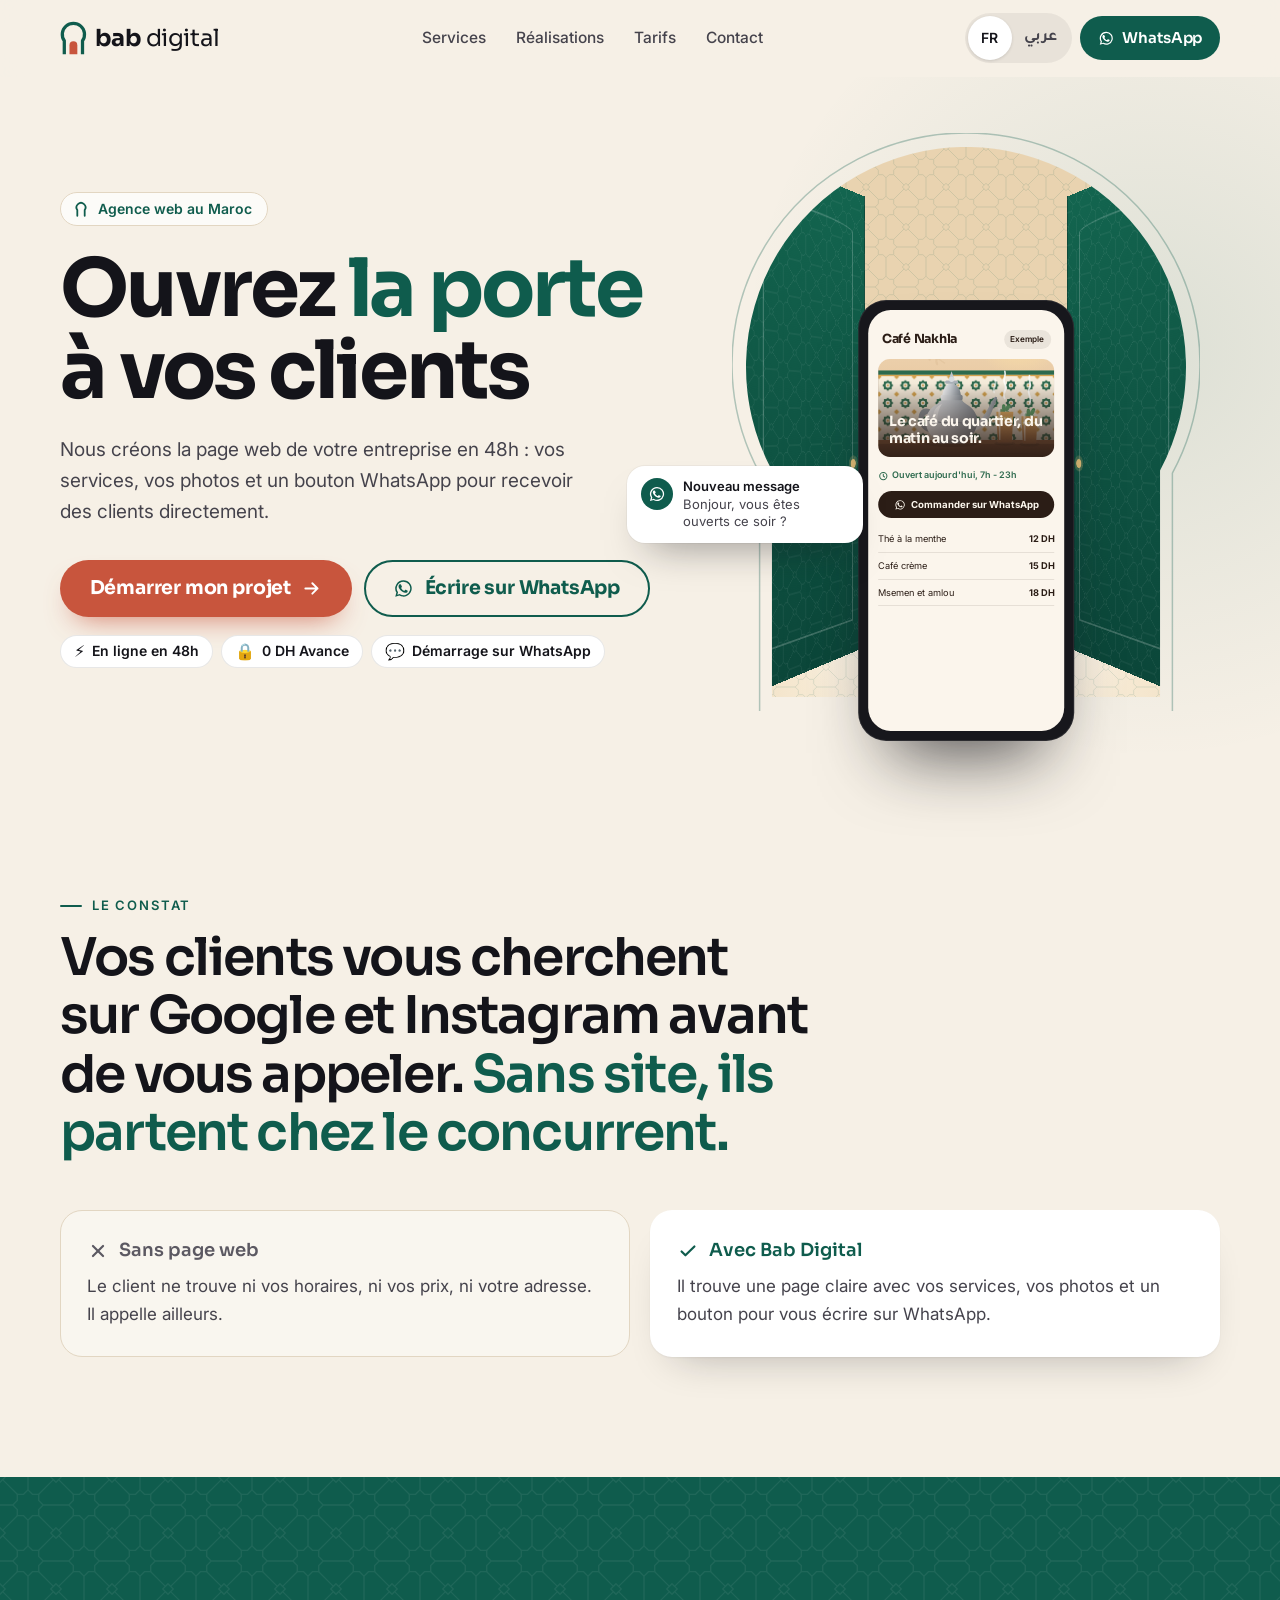
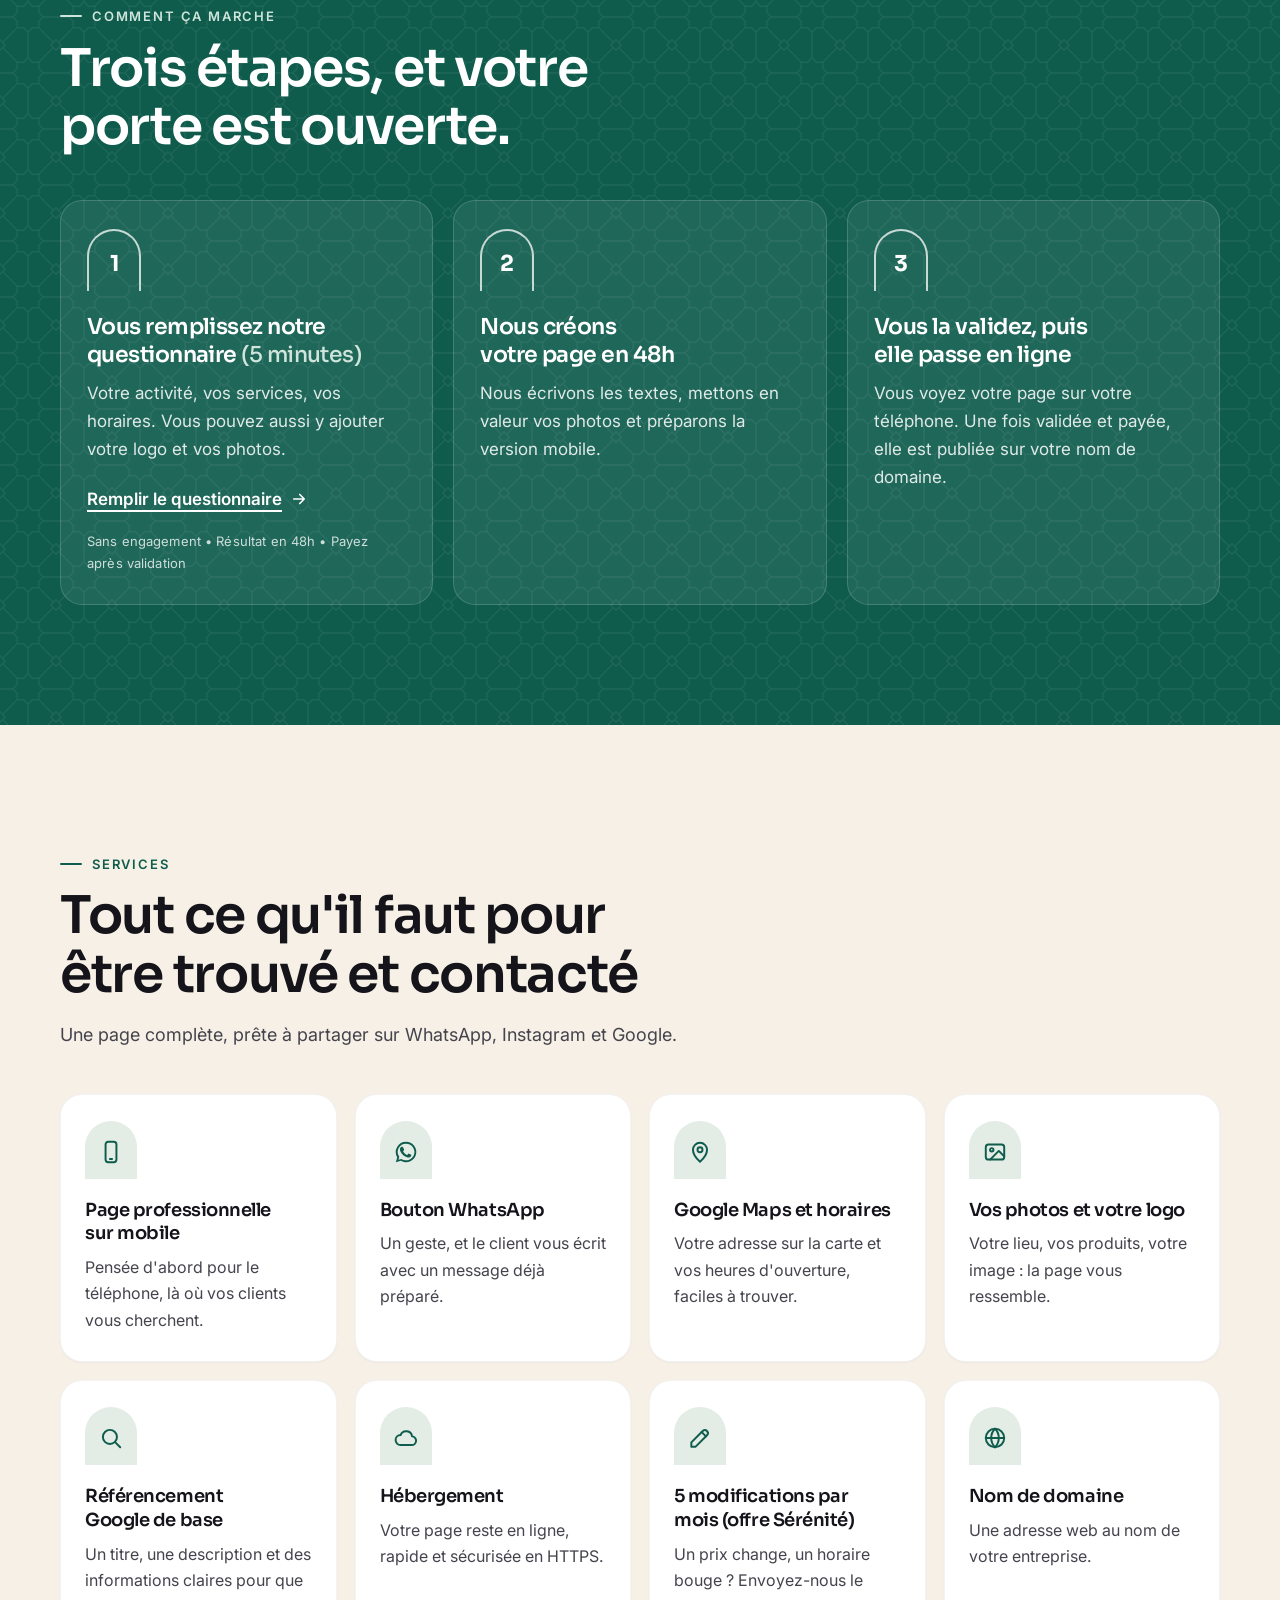
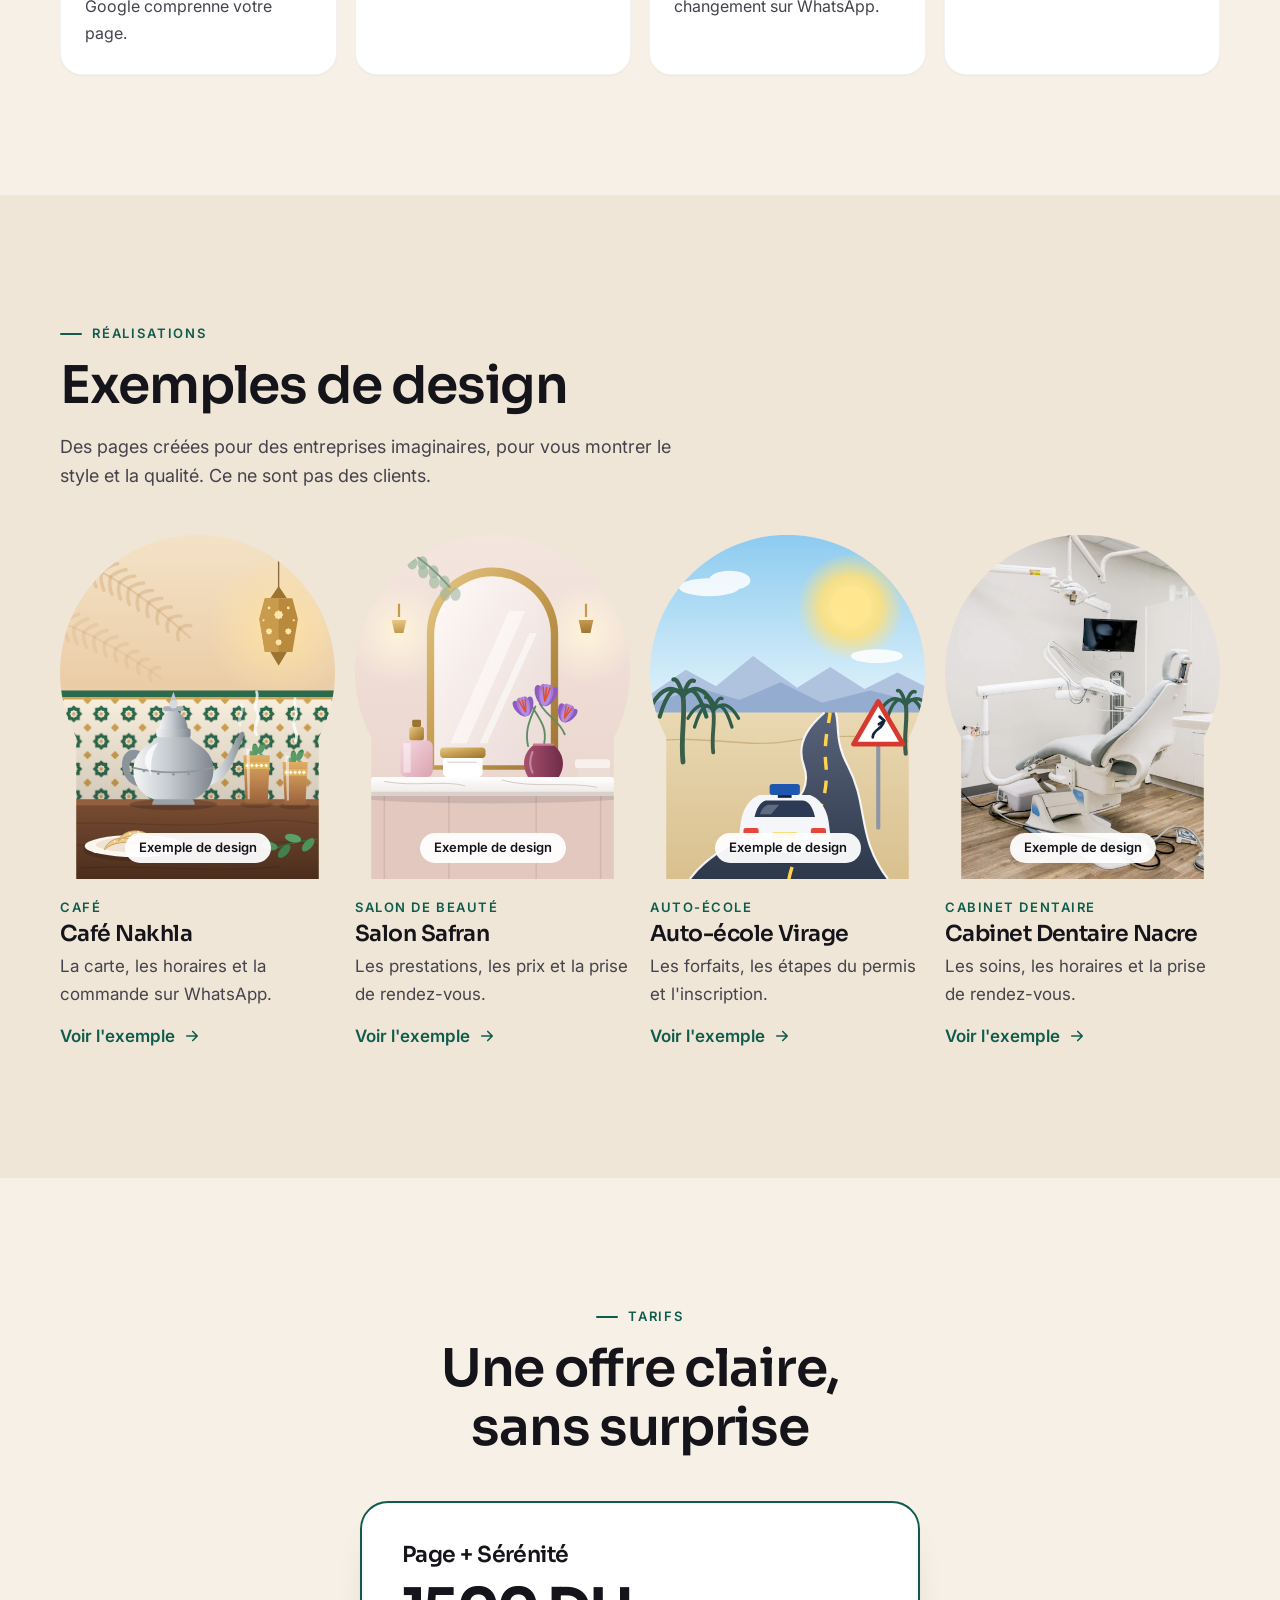
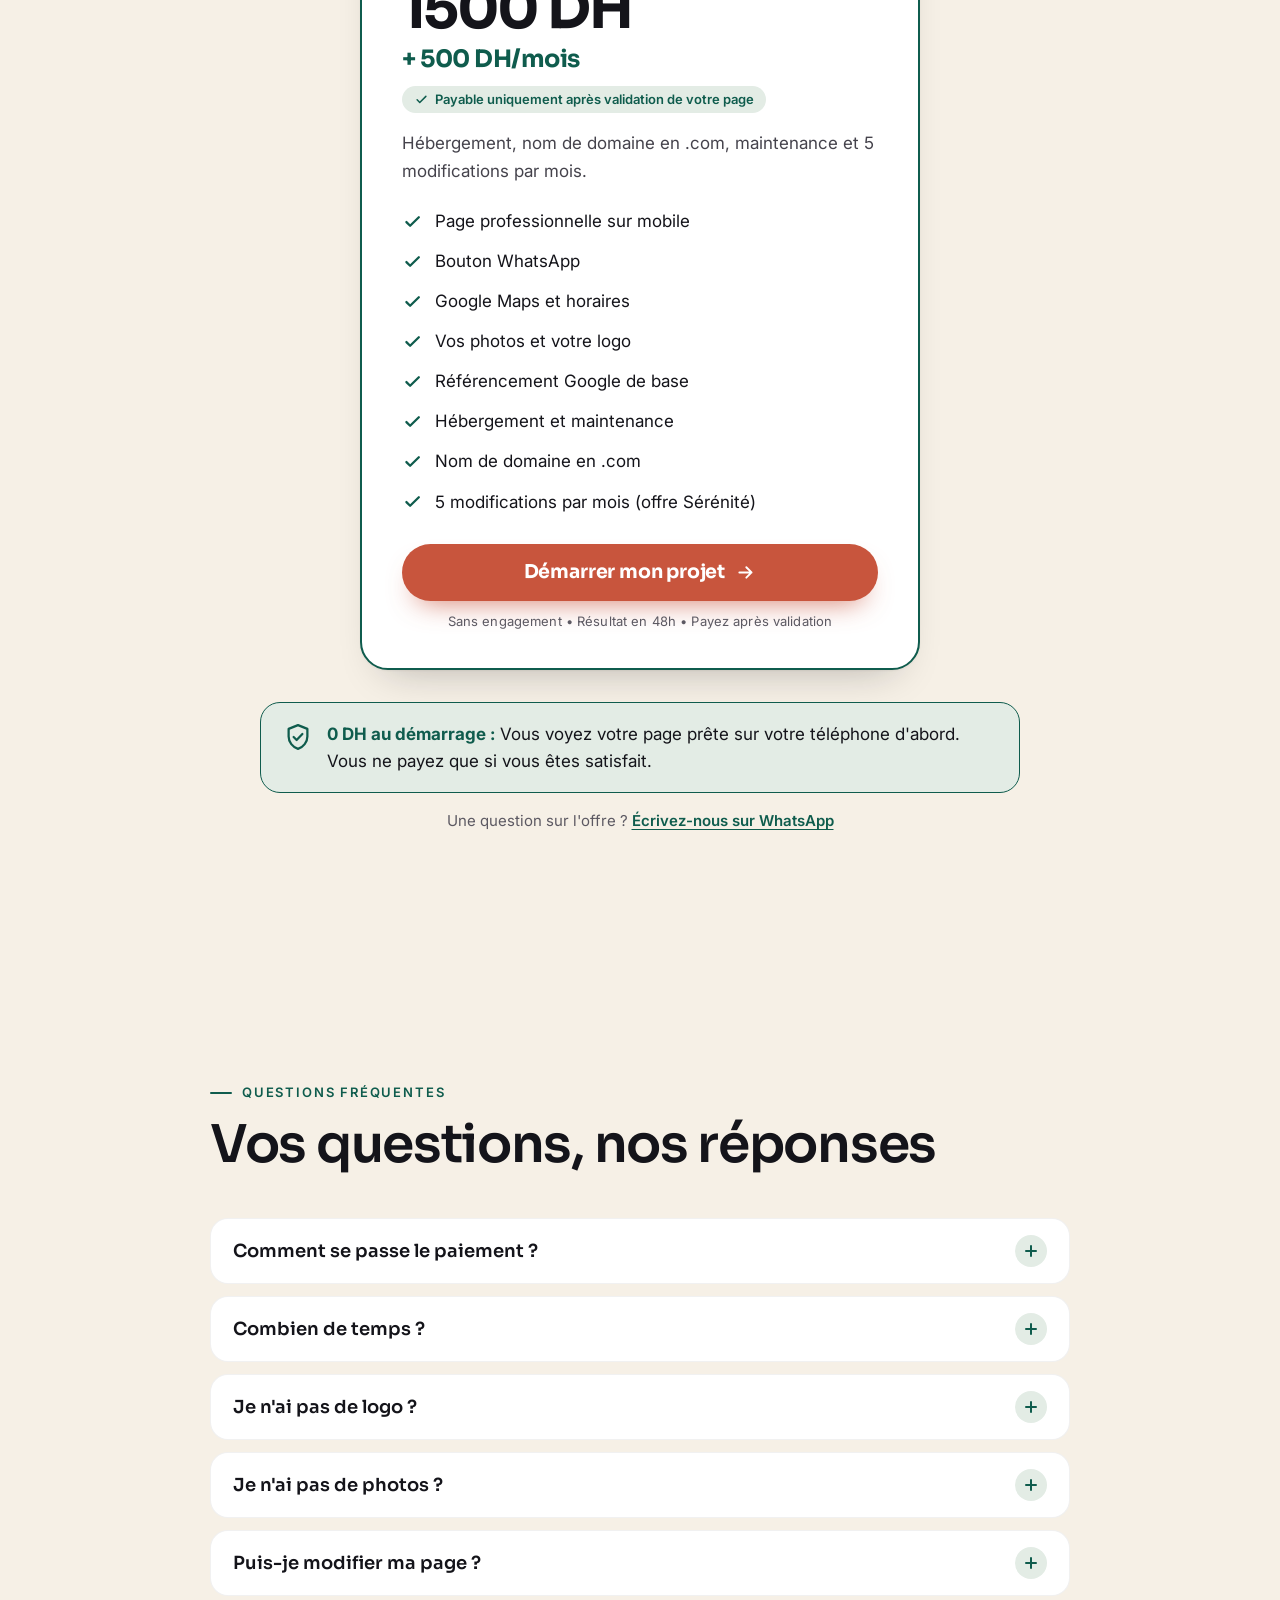
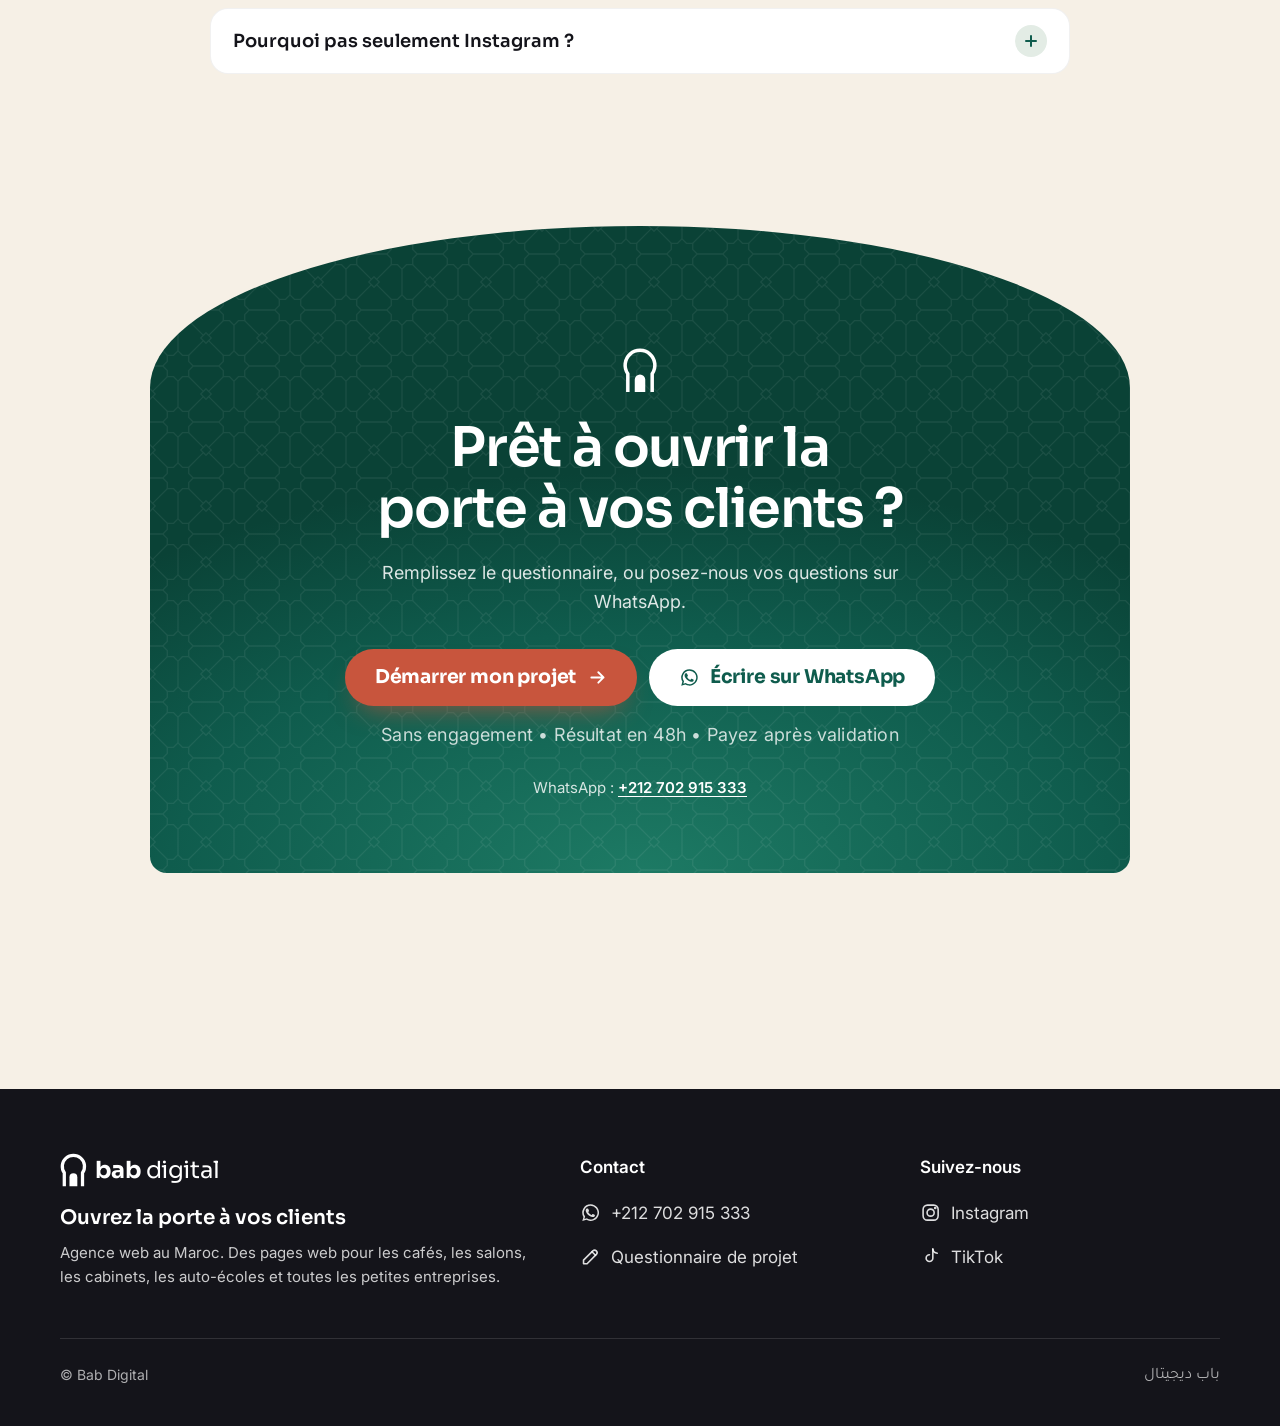
<file: index.html>
<!doctype html>
<html lang="fr" dir="ltr">
<head>
  <meta charset="utf-8">
  <meta name="viewport" content="width=device-width, initial-scale=1, viewport-fit=cover">

  <!-- Tous les textes de la page (français et arabe) se modifient dans js/main.js.
       Le français écrit ici s'affiche quand JavaScript est désactivé : gardez-le identique. -->
  <title data-i18n="meta.title">Bab Digital, création de sites web pour entreprises au Maroc</title>
  <meta name="description" data-i18n-attr="content:meta.description" content="Bab Digital crée la page web de votre entreprise en 48h : services, photos, horaires, Google Maps et bouton WhatsApp. 0 DH au démarrage, vous payez après validation.">
  <meta name="theme-color" content="#F6F0E6">

  <!-- Adresse du site : si elle change (par exemple babdigital.ma), modifiez les lignes marquées ADRESSE. -->
  <link rel="canonical" href="https://babdigital.vercel.app/"><!-- ADRESSE -->
  <link rel="alternate" hreflang="fr" href="https://babdigital.vercel.app/"><!-- ADRESSE -->
  <link rel="alternate" hreflang="ar" href="https://babdigital.vercel.app/?lang=ar"><!-- ADRESSE -->
  <link rel="alternate" hreflang="x-default" href="https://babdigital.vercel.app/"><!-- ADRESSE -->

  <!-- Aperçu affiché quand le lien est partagé (WhatsApp, Instagram, Facebook...) -->
  <meta property="og:type" content="website">
  <meta property="og:site_name" content="Bab Digital">
  <meta property="og:title" data-i18n-attr="content:meta.title" content="Bab Digital, création de sites web pour entreprises au Maroc">
  <meta property="og:description" data-i18n-attr="content:meta.og" content="Ouvrez la porte à vos clients : une page web claire sur mobile, avec vos services, vos photos et un bouton WhatsApp.">
  <meta property="og:url" content="https://babdigital.vercel.app/"><!-- ADRESSE -->
  <meta property="og:image" content="https://babdigital.vercel.app/og-image.png"><!-- ADRESSE -->
  <meta property="og:image:type" content="image/png">
  <meta property="og:image:width" content="1200">
  <meta property="og:image:height" content="630">
  <meta property="og:image:alt" content="Logo Bab Digital et la phrase « Ouvrez la porte à vos clients »">
  <meta property="og:locale" content="fr_FR">
  <meta property="og:locale:alternate" content="ar_MA">
  <meta name="twitter:card" content="summary_large_image">

  <link rel="icon" href="logo-icon.svg" type="image/svg+xml">
  <link rel="apple-touch-icon" href="apple-touch-icon.png">

  <link rel="preconnect" href="https://fonts.googleapis.com">
  <link rel="preconnect" href="https://fonts.gstatic.com" crossorigin>
  <link rel="stylesheet" href="https://fonts.googleapis.com/css2?family=Inter:wght@400;500;600&family=Sora:wght@400;600;700&family=Tajawal:wght@400;500;700;800&display=swap">
  <link rel="stylesheet" href="css/style.css">

  <script>
    // Avant l'affichage : marque la page "avec JavaScript" et prépare l'arabe si c'est la langue choisie.
    (function () {
      var d = document.documentElement;
      d.classList.add("js");
      try {
        var l = new URLSearchParams(location.search).get("lang") || localStorage.getItem("bab-lang");
        if (l === "ar") {
          d.lang = "ar";
          d.dir = "rtl";
          d.classList.add("i18n-wait");
          setTimeout(function () { d.classList.remove("i18n-wait"); }, 1500);
        }
      } catch (e) {}
    })();
  </script>
  <script src="js/main.js" defer></script>

  <script type="application/ld+json">
  {
    "@context": "https://schema.org",
    "@type": "Organization",
    "name": "Bab Digital",
    "alternateName": "باب ديجيتال",
    "url": "https://babdigital.vercel.app/",
    "logo": "https://babdigital.vercel.app/logo-512.png",
    "slogan": "Ouvrez la porte à vos clients",
    "description": "Agence web au Maroc qui crée des pages web pour les petites entreprises : services, photos, horaires, Google Maps et bouton WhatsApp.",
    "areaServed": { "@type": "Country", "name": "Maroc" },
    "contactPoint": {
      "@type": "ContactPoint",
      "telephone": "+212702915333",
      "contactType": "customer service",
      "availableLanguage": ["French", "Arabic"]
    }
  }
  </script>
</head>
<body>

  <a class="skip-link" href="#contenu" data-i18n="a11y.skip">Aller au contenu</a>

  <!-- Icônes (utilisées plus bas avec <use href="#...">) -->
  <svg class="sprite" aria-hidden="true" focusable="false">
    <symbol id="i-wa" viewBox="0 0 24 24"><path fill="currentColor" stroke="none" fill-rule="evenodd" d="M12 2.6a9.4 9.4 0 0 0-8.1 14.2L2.6 21.4l4.7-1.3A9.4 9.4 0 1 0 12 2.6Zm0 1.7a7.7 7.7 0 1 1-3.9 14.3l-.3-.2-2.8.8.8-2.7-.2-.3A7.7 7.7 0 0 1 12 4.3Z"/><path fill="currentColor" stroke="none" d="M9.1 7.6c-.2-.4-.4-.4-.6-.4h-.5c-.2 0-.5.1-.7.3-.3.3-.9.9-.9 2.2s.9 2.5 1 2.7c.1.2 1.8 2.9 4.5 3.9 2.2.9 2.7.7 3.1.7.5 0 1.5-.6 1.7-1.2.2-.6.2-1.1.2-1.2-.1-.1-.2-.2-.5-.3l-1.7-.8c-.2-.1-.4-.1-.6.1l-.8 1c-.1.2-.3.2-.5.1-.3-.1-1.1-.4-2-1.3-.8-.7-1.3-1.5-1.4-1.8-.1-.3 0-.4.1-.5l.4-.4.3-.4c.1-.2 0-.3 0-.5l-.8-1.9Z"/></symbol>
    <symbol id="i-arrow" viewBox="0 0 24 24"><path d="M5 12h14M13 6l6 6-6 6"/></symbol>
    <symbol id="i-check" viewBox="0 0 24 24"><path d="M5 12.5l4.2 4.2L19 7"/></symbol>
    <symbol id="i-x" viewBox="0 0 24 24"><path d="M6.5 6.5l11 11M17.5 6.5l-11 11"/></symbol>
    <symbol id="i-arch" viewBox="0 0 24 24"><path d="M7.085 21V13.441A6 6 0 1 1 16.915 13.441V21"/></symbol>
    <symbol id="i-mobile" viewBox="0 0 24 24"><rect x="7" y="2.5" width="10" height="19" rx="2.5"/><path d="M11 18.5h2"/></symbol>
    <symbol id="i-pin" viewBox="0 0 24 24"><path d="M12 21s-6.5-5.6-6.5-11a6.5 6.5 0 0 1 13 0c0 5.4-6.5 11-6.5 11Z"/><circle cx="12" cy="10" r="2.3"/></symbol>
    <symbol id="i-clock" viewBox="0 0 24 24"><circle cx="12" cy="12" r="8.5"/><path d="M12 7.5V12l3 2"/></symbol>
    <symbol id="i-image" viewBox="0 0 24 24"><rect x="3.5" y="5" width="17" height="14" rx="2.5"/><circle cx="9" cy="10" r="1.6"/><path d="M20.5 16l-5-5-8 8"/></symbol>
    <symbol id="i-search" viewBox="0 0 24 24"><circle cx="11" cy="11" r="6.5"/><path d="M16 16l4.5 4.5"/></symbol>
    <symbol id="i-cloud" viewBox="0 0 24 24"><path d="M7 18.5h10a4 4 0 0 0 .6-8 5.5 5.5 0 0 0-10.6-1.2A4.5 4.5 0 0 0 7 18.5Z"/></symbol>
    <symbol id="i-edit" viewBox="0 0 24 24"><path d="M4 20h4L18.5 9.5a2.83 2.83 0 0 0-4-4L4 16v4Z"/><path d="M13.5 6.5l4 4"/></symbol>
    <symbol id="i-globe" viewBox="0 0 24 24"><circle cx="12" cy="12" r="8.5"/><path d="M3.5 12h17M12 3.5c2.4 2.4 3.5 5.3 3.5 8.5s-1.1 6.1-3.5 8.5c-2.4-2.4-3.5-5.3-3.5-8.5S9.6 5.9 12 3.5Z"/></symbol>
    <symbol id="i-menu" viewBox="0 0 24 24"><path d="M4 7h16M4 12h16M4 17h16"/></symbol>
    <symbol id="i-instagram" viewBox="0 0 24 24"><rect x="3.5" y="3.5" width="17" height="17" rx="5"/><circle cx="12" cy="12" r="4"/><circle cx="17.2" cy="6.8" r=".6" fill="currentColor"/></symbol>
    <symbol id="i-tiktok" viewBox="0 0 24 24"><path d="M14.5 3.5v10.2a3.8 3.8 0 1 1-3.8-3.8"/><path d="M14.5 3.5c.4 2.6 2.2 4.4 5 4.6"/></symbol>
  </svg>

  <header class="site-header">
    <div class="wrap header-in">
      <a class="brand" href="#accueil" data-i18n-attr="aria-label:a11y.home" aria-label="Bab Digital, retour en haut de la page">
        <svg class="logo" viewBox="-1 -1 245 52" aria-hidden="true" focusable="false">
          <path d="M5.574 50V29.251A17 17 0 1 1 33.426 29.251V50" fill="none" stroke="#0F5C4D" stroke-width="5" stroke-linejoin="round"/>
          <path d="M13.5 50V36A6 6 0 0 1 25.5 36V50Z" fill="#C8553D"/>
          <text x="52" y="38" direction="ltr" font-size="36" letter-spacing="-0.7" fill="#14141A"><tspan font-weight="700">bab</tspan> <tspan font-weight="400">digital</tspan></text>
        </svg>
      </a>

      <nav class="main-nav" id="menu" data-i18n-attr="aria-label:nav.label" aria-label="Navigation principale">
        <ul>
          <li><a href="#services" data-i18n="nav.services">Services</a></li>
          <li><a href="#realisations" data-i18n="nav.work">Réalisations</a></li>
          <li><a href="#tarifs" data-i18n="nav.pricing">Tarifs</a></li>
          <li><a href="#contact" data-i18n="nav.contact">Contact</a></li>
        </ul>
        <a class="btn btn-wa nav-wa" data-wa="wa.default" href="https://wa.me/212702915333?text=Bonjour%20Bab%20Digital%2C%20je%20veux%20une%20page%20pour%20mon%20entreprise."><svg class="ic" aria-hidden="true"><use href="#i-wa"/></svg><span data-i18n="cta.whatsapp">Écrire sur WhatsApp</span></a>
      </nav>

      <div class="header-tools">
        <div class="lang" role="group" data-i18n-attr="aria-label:lang.label" aria-label="Langue">
          <button type="button" data-lang="fr" lang="fr" aria-pressed="true">FR</button>
          <button type="button" data-lang="ar" lang="ar" aria-pressed="false">عربي</button>
        </div>
        <a class="btn btn-wa header-wa" data-wa="wa.default" href="https://wa.me/212702915333?text=Bonjour%20Bab%20Digital%2C%20je%20veux%20une%20page%20pour%20mon%20entreprise."><svg class="ic" aria-hidden="true"><use href="#i-wa"/></svg><span data-i18n="nav.whatsapp">WhatsApp</span></a>
        <button class="menu-toggle" type="button" aria-expanded="false" aria-controls="menu" data-i18n-attr="aria-label:nav.toggle" aria-label="Ouvrir ou fermer le menu">
          <svg class="ic ic-menu" aria-hidden="true"><use href="#i-menu"/></svg>
          <svg class="ic ic-close" aria-hidden="true"><use href="#i-x"/></svg>
        </button>
      </div>
    </div>
  </header>

  <main id="contenu">

    <!-- 1. Accueil -->
    <section class="hero" id="accueil" aria-labelledby="hero-title">
      <div class="wrap hero-grid">
        <div class="hero-copy">
          <p class="eyebrow"><svg class="ic" aria-hidden="true"><use href="#i-arch"/></svg><span data-i18n="hero.eyebrow">Agence web au Maroc</span></p>
          <h1 id="hero-title"><span data-i18n="hero.title.a">Ouvrez </span><em class="hl" data-i18n="hero.title.hl">la porte</em><span data-i18n="hero.title.b"> à vos clients</span></h1>
          <p class="lead" data-i18n="hero.sub">Nous créons la page web de votre entreprise en 48h : vos services, vos photos et un bouton WhatsApp pour recevoir des clients directement.</p>
          <div class="actions">
            <a class="btn btn-primary" href="https://babdigital-questionnaire.vercel.app"><span data-i18n="cta.start">Démarrer mon projet</span><svg class="ic ic-dir" aria-hidden="true"><use href="#i-arrow"/></svg></a>
            <a class="btn btn-ghost" data-wa="wa.default" href="https://wa.me/212702915333?text=Bonjour%20Bab%20Digital%2C%20je%20veux%20une%20page%20pour%20mon%20entreprise."><svg class="ic" aria-hidden="true"><use href="#i-wa"/></svg><span data-i18n="cta.whatsapp">Écrire sur WhatsApp</span></a>
          </div>
          <ul class="badges" aria-label="Nos garanties">
            <li><span class="badge-ic" aria-hidden="true">⚡</span><span data-i18n="hero.badge1">En ligne en 48h</span></li>
            <li><span class="badge-ic" aria-hidden="true">🔒</span><span data-i18n="hero.badge2">0 DH Avance</span></li>
            <li><span class="badge-ic" aria-hidden="true">💬</span><span data-i18n="hero.badge3">Démarrage sur WhatsApp</span></li>
          </ul>
          <p class="form-note" data-i18n="cta.formnote"></p>
        </div>

        <!-- Illustration : une porte marocaine qui s'ouvre sur une page d'exemple (décorative) -->
        <div class="hero-art" aria-hidden="true">
          <div class="gate">
            <svg class="gate-line" viewBox="0 0 400 500" preserveAspectRatio="none"><path d="M23.6 500V294.2A200 200 0 1 1 376.4 294.2V500" vector-effect="non-scaling-stroke"/></svg>
            <div class="gate-arch">
              <span class="gate-light"></span>
              <span class="leaf leaf-a"><i></i></span>
              <span class="leaf leaf-b"><i></i></span>
            </div>
            <div class="phone">
              <div class="phone-screen">
                <div class="ph-bar"><span class="ph-name" data-i18n="art.name">Café Nakhla</span><span class="ph-badge" data-i18n="art.badge">Exemple</span></div>
                <div class="ph-hero"><span class="ph-title" data-i18n="art.title">Le café du quartier, du matin au soir.</span></div>
                <div class="ph-body">
                  <span class="ph-chip"><svg class="ic" aria-hidden="true"><use href="#i-clock"/></svg><span data-i18n="art.hours">Ouvert aujourd'hui, 7h - 23h</span></span>
                  <span class="ph-btn"><svg class="ic" aria-hidden="true"><use href="#i-wa"/></svg><span data-i18n="art.btn">Commander sur WhatsApp</span></span>
                  <ul class="ph-menu">
                    <li><span data-i18n="art.item1">Thé à la menthe</span><b data-i18n="art.price1">12 DH</b></li>
                    <li><span data-i18n="art.item2">Café crème</span><b data-i18n="art.price2">15 DH</b></li>
                    <li><span data-i18n="art.item3">Msemen et amlou</span><b data-i18n="art.price3">18 DH</b></li>
                  </ul>
                </div>
              </div>
            </div>
            <div class="bubble">
              <span class="bubble-ic"><svg class="ic" aria-hidden="true"><use href="#i-wa"/></svg></span>
              <span class="bubble-txt"><b data-i18n="art.msg.title">Nouveau message</b><span data-i18n="art.msg.text">Bonjour, vous êtes ouverts ce soir ?</span></span>
            </div>
          </div>
        </div>
      </div>
    </section>

    <!-- 2. Le problème -->
    <section class="section problem" id="probleme" aria-labelledby="problem-title">
      <div class="wrap">
        <p class="kicker reveal" data-i18n="problem.kicker">Le constat</p>
        <h2 class="statement reveal" id="problem-title"><span data-i18n="problem.text1">Vos clients vous cherchent sur Google et Instagram avant de vous appeler.</span> <span class="statement-2" data-i18n="problem.text2">Sans site, ils partent chez le concurrent.</span></h2>
        <div class="compare">
          <div class="compare-card is-without reveal">
            <p class="compare-label"><svg class="ic" aria-hidden="true"><use href="#i-x"/></svg><span data-i18n="problem.without.title">Sans page web</span></p>
            <p data-i18n="problem.without.text">Le client ne trouve ni vos horaires, ni vos prix, ni votre adresse. Il appelle ailleurs.</p>
          </div>
          <div class="compare-card is-with reveal" style="--d:1">
            <p class="compare-label"><svg class="ic" aria-hidden="true"><use href="#i-check"/></svg><span data-i18n="problem.with.title">Avec Bab Digital</span></p>
            <p data-i18n="problem.with.text">Il trouve une page claire avec vos services, vos photos et un bouton pour vous écrire sur WhatsApp.</p>
          </div>
        </div>
      </div>
    </section>

    <!-- 3. Comment ça marche -->
    <section class="section steps zellige" id="etapes" aria-labelledby="steps-title">
      <div class="wrap">
        <div class="section-head reveal">
          <p class="kicker" data-i18n="steps.kicker">Comment ça marche</p>
          <h2 id="steps-title" data-i18n="steps.title">Trois étapes, et votre porte est ouverte.</h2>
        </div>
        <ol class="step-list">
          <li class="step reveal">
            <span class="step-num" aria-hidden="true">1</span>
            <h3><span data-i18n="steps.1.title">Vous remplissez notre questionnaire</span> <span class="step-time" data-i18n="steps.1.time">(5 minutes)</span></h3>
            <p data-i18n="steps.1.text">Votre activité, vos services, vos horaires. Vous pouvez aussi y ajouter votre logo et vos photos.</p>
            <a class="link-arrow" href="https://babdigital-questionnaire.vercel.app"><span data-i18n="steps.1.link">Remplir le questionnaire</span><svg class="ic ic-dir" aria-hidden="true"><use href="#i-arrow"/></svg></a>
            <p class="cta-trust on-dark" data-i18n="cta.trust">Sans engagement • Résultat en 48h • Payez après validation</p>
          </li>
          <li class="step reveal" style="--d:1">
            <span class="step-num" aria-hidden="true">2</span>
            <h3 data-i18n="steps.2.title">Nous créons votre page en 48h</h3>
            <p data-i18n="steps.2.text">Nous écrivons les textes, mettons en valeur vos photos et préparons la version mobile.</p>
          </li>
          <li class="step reveal" style="--d:2">
            <span class="step-num" aria-hidden="true">3</span>
            <h3 data-i18n="steps.3.title">Vous la validez, puis elle passe en ligne</h3>
            <p data-i18n="steps.3.text">Vous voyez votre page sur votre téléphone. Une fois validée et payée, elle est publiée sur votre nom de domaine.</p>
          </li>
        </ol>
      </div>
    </section>

    <!-- 4. Ce qui est inclus -->
    <section class="section services" id="services" aria-labelledby="services-title">
      <div class="wrap">
        <div class="section-head reveal">
          <p class="kicker" data-i18n="services.kicker">Services</p>
          <h2 id="services-title" data-i18n="services.title">Tout ce qu'il faut pour être trouvé et contacté</h2>
          <p class="section-sub" data-i18n="services.sub">Une page complète, prête à partager sur WhatsApp, Instagram et Google.</p>
        </div>
        <ul class="feature-grid">
          <li class="feature reveal">
            <span class="feature-ic"><svg class="ic" aria-hidden="true"><use href="#i-mobile"/></svg></span>
            <h3 data-i18n="services.1.title">Page professionnelle sur mobile</h3>
            <p data-i18n="services.1.text">Pensée d'abord pour le téléphone, là où vos clients vous cherchent.</p>
          </li>
          <li class="feature reveal" style="--d:1">
            <span class="feature-ic"><svg class="ic" aria-hidden="true"><use href="#i-wa"/></svg></span>
            <h3 data-i18n="services.2.title">Bouton WhatsApp</h3>
            <p data-i18n="services.2.text">Un geste, et le client vous écrit avec un message déjà préparé.</p>
          </li>
          <li class="feature reveal" style="--d:2">
            <span class="feature-ic"><svg class="ic" aria-hidden="true"><use href="#i-pin"/></svg></span>
            <h3 data-i18n="services.3.title">Google Maps et horaires</h3>
            <p data-i18n="services.3.text">Votre adresse sur la carte et vos heures d'ouverture, faciles à trouver.</p>
          </li>
          <li class="feature reveal" style="--d:3">
            <span class="feature-ic"><svg class="ic" aria-hidden="true"><use href="#i-image"/></svg></span>
            <h3 data-i18n="services.4.title">Vos photos et votre logo</h3>
            <p data-i18n="services.4.text">Votre lieu, vos produits, votre image : la page vous ressemble.</p>
          </li>
          <li class="feature reveal">
            <span class="feature-ic"><svg class="ic" aria-hidden="true"><use href="#i-search"/></svg></span>
            <h3 data-i18n="services.5.title">Référencement Google de base</h3>
            <p data-i18n="services.5.text">Un titre, une description et des informations claires pour que Google comprenne votre page.</p>
          </li>
          <li class="feature reveal" style="--d:1">
            <span class="feature-ic"><svg class="ic" aria-hidden="true"><use href="#i-cloud"/></svg></span>
            <h3 data-i18n="services.6.title">Hébergement</h3>
            <p data-i18n="services.6.text">Votre page reste en ligne, rapide et sécurisée en HTTPS.</p>
          </li>
          <li class="feature reveal" style="--d:2">
            <span class="feature-ic"><svg class="ic" aria-hidden="true"><use href="#i-edit"/></svg></span>
            <h3 data-i18n="services.7.title">5 modifications par mois (offre Sérénité)</h3>
            <p data-i18n="services.7.text">Un prix change, un horaire bouge ? Envoyez-nous le changement sur WhatsApp.</p>
          </li>
          <li class="feature reveal" style="--d:3">
            <span class="feature-ic"><svg class="ic" aria-hidden="true"><use href="#i-globe"/></svg></span>
            <h3 data-i18n="services.8.title">Nom de domaine</h3>
            <p data-i18n="services.8.text">Une adresse web au nom de votre entreprise.</p>
          </li>
        </ul>
      </div>
    </section>

    <!-- 5. Réalisations : exemples de design (entreprises imaginaires, pas des clients) -->
    <section class="section work" id="realisations" aria-labelledby="work-title">
      <div class="wrap">
        <div class="section-head reveal">
          <p class="kicker" data-i18n="work.kicker">Réalisations</p>
          <h2 id="work-title" data-i18n="work.title">Exemples de design</h2>
          <p class="section-sub" data-i18n="work.sub">Des pages créées pour des entreprises imaginaires, pour vous montrer le style et la qualité. Ce ne sont pas des clients.</p>
        </div>
        <ul class="work-grid">
          <li class="work-card reveal">
            <div class="work-media">
              <img src="exemples/img/cafe.svg" width="800" height="1000" loading="lazy" decoding="async" data-i18n-attr="alt:work.cafe.alt" alt="Illustration d'une théière marocaine et de verres de thé à la menthe">
              <span class="work-badge" data-i18n="work.badge">Exemple de design</span>
            </div>
            <p class="work-type" data-i18n="work.cafe.type">Café</p>
            <h3><a href="exemples/cafe.html" data-i18n="work.cafe.name">Café Nakhla</a></h3>
            <p data-i18n="work.cafe.text">La carte, les horaires et la commande sur WhatsApp.</p>
            <span class="link-arrow" aria-hidden="true"><span data-i18n="work.view">Voir l'exemple</span><svg class="ic ic-dir"><use href="#i-arrow"/></svg></span>
          </li>
          <li class="work-card reveal" style="--d:1">
            <div class="work-media">
              <img src="exemples/img/salon.svg" width="750" height="1000" loading="lazy" decoding="async" data-i18n-attr="alt:work.salon.alt" alt="Illustration d'un miroir doré et de produits de soin">
              <span class="work-badge" data-i18n="work.badge">Exemple de design</span>
            </div>
            <p class="work-type" data-i18n="work.salon.type">Salon de beauté</p>
            <h3><a href="exemples/salon-de-beaute.html" data-i18n="work.salon.name">Salon Safran</a></h3>
            <p data-i18n="work.salon.text">Les prestations, les prix et la prise de rendez-vous.</p>
            <span class="link-arrow" aria-hidden="true"><span data-i18n="work.view">Voir l'exemple</span><svg class="ic ic-dir"><use href="#i-arrow"/></svg></span>
          </li>
          <li class="work-card reveal" style="--d:2">
            <div class="work-media">
              <img src="exemples/img/auto-ecole.svg" width="800" height="1000" loading="lazy" decoding="async" data-i18n-attr="alt:work.ecole.alt" alt="Illustration d'une voiture d'auto-école sur une route en virage">
              <span class="work-badge" data-i18n="work.badge">Exemple de design</span>
            </div>
            <p class="work-type" data-i18n="work.ecole.type">Auto-école</p>
            <h3><a href="exemples/auto-ecole.html" data-i18n="work.ecole.name">Auto-école Virage</a></h3>
            <p data-i18n="work.ecole.text">Les forfaits, les étapes du permis et l'inscription.</p>
            <span class="link-arrow" aria-hidden="true"><span data-i18n="work.view">Voir l'exemple</span><svg class="ic ic-dir"><use href="#i-arrow"/></svg></span>
          </li>
          <li class="work-card reveal" style="--d:3">
            <div class="work-media">
              <img src="exemples/img/dentiste-hero-800.webp" width="800" height="600" loading="lazy" decoding="async" data-i18n-attr="alt:work.dent.alt" alt="Fauteuil dentaire dans une salle de soins claire">
              <span class="work-badge" data-i18n="work.badge">Exemple de design</span>
            </div>
            <p class="work-type" data-i18n="work.dent.type">Cabinet dentaire</p>
            <h3><a href="exemples/cabinet-dentaire.html" data-i18n="work.dent.name">Cabinet Dentaire Nacre</a></h3>
            <p data-i18n="work.dent.text">Les soins, les horaires et la prise de rendez-vous.</p>
            <span class="link-arrow" aria-hidden="true"><span data-i18n="work.view">Voir l'exemple</span><svg class="ic ic-dir"><use href="#i-arrow"/></svg></span>
          </li>
        </ul>
      </div>
    </section>

    <!-- 6. Tarifs -->
    <section class="section pricing" id="tarifs" aria-labelledby="pricing-title">
      <div class="wrap">
        <div class="section-head center reveal">
          <p class="kicker" data-i18n="pricing.kicker">Tarifs</p>
          <h2 id="pricing-title" data-i18n="pricing.title">Une offre claire, sans surprise</h2>
        </div>
        <div class="plans plans-single">
          <article class="plan is-featured reveal">
            <h3 class="plan-name" data-i18n="pricing.p2.name">Page + Sérénité</h3>
            <p class="price" data-i18n="pricing.p2.price">1500 DH</p>
            <p class="price-add" data-i18n="pricing.p2.monthly">+ 500 DH/mois</p>
            <p class="plan-after"><svg class="ic" aria-hidden="true"><use href="#i-check"/></svg><span data-i18n="pricing.after">Payable uniquement après validation de votre page</span></p>
            <p class="plan-desc" data-i18n="pricing.p2.desc">Hébergement, nom de domaine en .com, maintenance et 5 modifications par mois.</p>
            <ul class="checks">
              <li><svg class="ic" aria-hidden="true"><use href="#i-check"/></svg><span data-i18n="pricing.inc1">Page professionnelle sur mobile</span></li>
              <li><svg class="ic" aria-hidden="true"><use href="#i-check"/></svg><span data-i18n="pricing.inc2">Bouton WhatsApp</span></li>
              <li><svg class="ic" aria-hidden="true"><use href="#i-check"/></svg><span data-i18n="pricing.inc3">Google Maps et horaires</span></li>
              <li><svg class="ic" aria-hidden="true"><use href="#i-check"/></svg><span data-i18n="pricing.inc4">Vos photos et votre logo</span></li>
              <li><svg class="ic" aria-hidden="true"><use href="#i-check"/></svg><span data-i18n="pricing.inc5">Référencement Google de base</span></li>
              <li><svg class="ic" aria-hidden="true"><use href="#i-check"/></svg><span data-i18n="pricing.p2.inc2">Hébergement et maintenance</span></li>
              <li><svg class="ic" aria-hidden="true"><use href="#i-check"/></svg><span data-i18n="pricing.p2.inc3">Nom de domaine en .com</span></li>
              <li><svg class="ic" aria-hidden="true"><use href="#i-check"/></svg><span data-i18n="pricing.p2.inc4">5 modifications par mois (offre Sérénité)</span></li>
            </ul>
            <a class="btn btn-primary btn-block" href="https://babdigital-questionnaire.vercel.app"><span data-i18n="cta.start">Démarrer mon projet</span><svg class="ic ic-dir" aria-hidden="true"><use href="#i-arrow"/></svg></a>
            <p class="cta-trust" data-i18n="cta.trust">Sans engagement • Résultat en 48h • Payez après validation</p>
          </article>
        </div>
        <div class="guarantee reveal">
          <svg class="guarantee-ic" viewBox="0 0 24 24" aria-hidden="true" focusable="false"><path d="M12 2.5 4.5 5.5v6c0 4.6 3.2 8.6 7.5 10 4.3-1.4 7.5-5.4 7.5-10v-6L12 2.5Z" fill="none" stroke="currentColor" stroke-width="1.8" stroke-linejoin="round"/><path d="m8.5 12 2.4 2.4 4.6-4.8" fill="none" stroke="currentColor" stroke-width="1.8" stroke-linecap="round" stroke-linejoin="round"/></svg>
          <p><strong data-i18n="pricing.payment.title">0 DH au démarrage :</strong> <span data-i18n="pricing.payment">Vous voyez votre page prête sur votre téléphone d'abord. Vous ne payez que si vous êtes satisfait.</span></p>
        </div>
        <p class="price-small"><span data-i18n="pricing.question">Une question sur l'offre ?</span> <a data-wa="wa.default" href="https://wa.me/212702915333?text=Bonjour%20Bab%20Digital%2C%20je%20veux%20une%20page%20pour%20mon%20entreprise." data-i18n="pricing.question.link">Écrivez-nous sur WhatsApp</a></p>
      </div>
    </section>

    <!-- 7. Questions fréquentes -->
    <section class="section faq" id="faq" aria-labelledby="faq-title">
      <div class="wrap faq-wrap">
        <div class="section-head reveal">
          <p class="kicker" data-i18n="faq.kicker">Questions fréquentes</p>
          <h2 id="faq-title" data-i18n="faq.title">Vos questions, nos réponses</h2>
        </div>
        <div class="faq-list reveal">
          <details class="faq-item">
            <summary><span data-i18n="faq.6.q">Comment se passe le paiement ?</span><span class="faq-ic" aria-hidden="true"></span></summary>
            <div class="faq-a"><p data-i18n="faq.6.a">Vous ne payez rien au début. Nous créons la page complète sur un lien de démonstration. Une fois que vous la validez, vous effectuez le paiement pour activer votre nom de domaine officiel.</p></div>
          </details>
          <details class="faq-item">
            <summary><span data-i18n="faq.1.q">Combien de temps ?</span><span class="faq-ic" aria-hidden="true"></span></summary>
            <div class="faq-a"><p data-i18n="faq.1.a">En 48h en général, dès que nous avons vos informations : le questionnaire rempli, vos photos et votre logo si vous en avez un.</p></div>
          </details>
          <details class="faq-item">
            <summary><span data-i18n="faq.2.q">Je n'ai pas de logo ?</span><span class="faq-ic" aria-hidden="true"></span></summary>
            <div class="faq-a"><p data-i18n="faq.2.a">Ce n'est pas un problème. Nous écrivons le nom de votre entreprise avec une belle typographie, et vous pourrez ajouter un logo plus tard.</p></div>
          </details>
          <details class="faq-item">
            <summary><span data-i18n="faq.3.q">Je n'ai pas de photos ?</span><span class="faq-ic" aria-hidden="true"></span></summary>
            <div class="faq-a"><p data-i18n="faq.3.a">Des photos prises avec votre téléphone, en pleine lumière, suffisent souvent. Sans photos, nous créons votre page avec des couleurs, des formes et des icônes à votre image, et nous ajoutons vos photos quand vous les avez.</p></div>
          </details>
          <details class="faq-item">
            <summary><span data-i18n="faq.4.q">Puis-je modifier ma page ?</span><span class="faq-ic" aria-hidden="true"></span></summary>
            <div class="faq-a"><p data-i18n="faq.4.a">Oui. Avec l'offre Page + Sérénité, 5 modifications par mois sont comprises : textes, prix, horaires ou photos, que vous nous envoyez sur WhatsApp. Une nouvelle section ou une refonte se fait sur devis.</p></div>
          </details>
          <details class="faq-item">
            <summary><span data-i18n="faq.5.q">Pourquoi pas seulement Instagram ?</span><span class="faq-ic" aria-hidden="true"></span></summary>
            <div class="faq-a"><p data-i18n="faq.5.a">Instagram est utile pour montrer votre quotidien. Mais tout le monde n'y a pas de compte, et vos horaires, vos prix et votre adresse se perdent entre les publications. Votre page rassemble l'essentiel au même endroit, s'ouvre sans application et peut apparaître sur Google. Les deux se complètent.</p></div>
          </details>
        </div>
      </div>
    </section>

    <!-- 8. Appel à l'action final -->
    <section class="section contact" id="contact" aria-labelledby="contact-title">
      <div class="wrap">
        <div class="cta-door zellige reveal">
          <svg class="cta-mark" viewBox="0 0 64 64" aria-hidden="true" focusable="false"><path d="M18.074 57V36.251A17 17 0 1 1 45.926 36.251V57" fill="none" stroke="currentColor" stroke-width="4" stroke-linejoin="round"/><path d="M26 57V43A6 6 0 0 1 38 43V57Z" fill="currentColor"/></svg>
          <h2 id="contact-title" data-i18n="contact.title">Prêt à ouvrir la porte à vos clients ?</h2>
          <p data-i18n="contact.text">Remplissez le questionnaire, ou posez-nous vos questions sur WhatsApp.</p>
          <div class="actions center">
            <a class="btn btn-primary" href="https://babdigital-questionnaire.vercel.app"><span data-i18n="cta.start">Démarrer mon projet</span><svg class="ic ic-dir" aria-hidden="true"><use href="#i-arrow"/></svg></a>
            <a class="btn btn-light" data-wa="wa.default" href="https://wa.me/212702915333?text=Bonjour%20Bab%20Digital%2C%20je%20veux%20une%20page%20pour%20mon%20entreprise."><svg class="ic" aria-hidden="true"><use href="#i-wa"/></svg><span data-i18n="cta.whatsapp">Écrire sur WhatsApp</span></a>
          </div>
          <p class="cta-trust on-dark" data-i18n="cta.trust">Sans engagement • Résultat en 48h • Payez après validation</p>
          <p class="cta-phone"><span data-i18n="contact.phone">WhatsApp :</span> <a data-wa="wa.default" href="https://wa.me/212702915333?text=Bonjour%20Bab%20Digital%2C%20je%20veux%20une%20page%20pour%20mon%20entreprise." dir="ltr">+212 702 915 333</a></p>
        </div>
      </div>
    </section>

  </main>

  <footer class="site-footer">
    <div class="wrap footer-grid">
      <div class="footer-brand">
        <svg class="logo" viewBox="-1 -1 245 52" role="img" aria-label="Bab Digital" focusable="false">
          <path d="M5.574 50V29.251A17 17 0 1 1 33.426 29.251V50" fill="none" stroke="#FFFFFF" stroke-width="5" stroke-linejoin="round"/>
          <path d="M13.5 50V36A6 6 0 0 1 25.5 36V50Z" fill="#FFFFFF"/>
          <text x="52" y="38" direction="ltr" font-size="36" letter-spacing="-0.7" fill="#FFFFFF"><tspan font-weight="700">bab</tspan> <tspan font-weight="400">digital</tspan></text>
        </svg>
        <p class="footer-tagline" data-i18n="footer.tagline">Ouvrez la porte à vos clients</p>
        <p class="footer-sub" data-i18n="footer.sub">Agence web au Maroc. Des pages web pour les cafés, les salons, les cabinets, les auto-écoles et toutes les petites entreprises.</p>
      </div>
      <div class="footer-col">
        <p class="footer-title" data-i18n="footer.contact">Contact</p>
        <ul>
          <li><a data-wa="wa.default" href="https://wa.me/212702915333?text=Bonjour%20Bab%20Digital%2C%20je%20veux%20une%20page%20pour%20mon%20entreprise."><svg class="ic" aria-hidden="true"><use href="#i-wa"/></svg><span dir="ltr">+212 702 915 333</span></a></li>
          <li><a href="https://babdigital-questionnaire.vercel.app"><svg class="ic" aria-hidden="true"><use href="#i-edit"/></svg><span data-i18n="footer.form">Questionnaire de projet</span></a></li>
        </ul>
      </div>
      <div class="footer-col">
        <p class="footer-title" data-i18n="footer.follow">Suivez-nous</p>
        <ul>
          <!-- TODO : remplacer # par l'adresse du compte Instagram de Bab Digital -->
          <li><a href="#"><svg class="ic" aria-hidden="true"><use href="#i-instagram"/></svg><span>Instagram</span></a></li>
          <!-- TODO : remplacer # par l'adresse du compte TikTok de Bab Digital -->
          <li><a href="#"><svg class="ic" aria-hidden="true"><use href="#i-tiktok"/></svg><span>TikTok</span></a></li>
        </ul>
      </div>
    </div>
    <div class="wrap footer-bottom">
      <p>© Bab Digital</p>
      <p lang="ar" dir="rtl">باب ديجيتال</p>
    </div>
  </footer>

  <a class="wa-float" data-wa="wa.default" href="https://wa.me/212702915333?text=Bonjour%20Bab%20Digital%2C%20je%20veux%20une%20page%20pour%20mon%20entreprise." data-i18n-attr="aria-label:wa.float" aria-label="Écrire à Bab Digital sur WhatsApp"><svg class="ic" aria-hidden="true"><use href="#i-wa"/></svg></a>

</body>
</html>
</file>
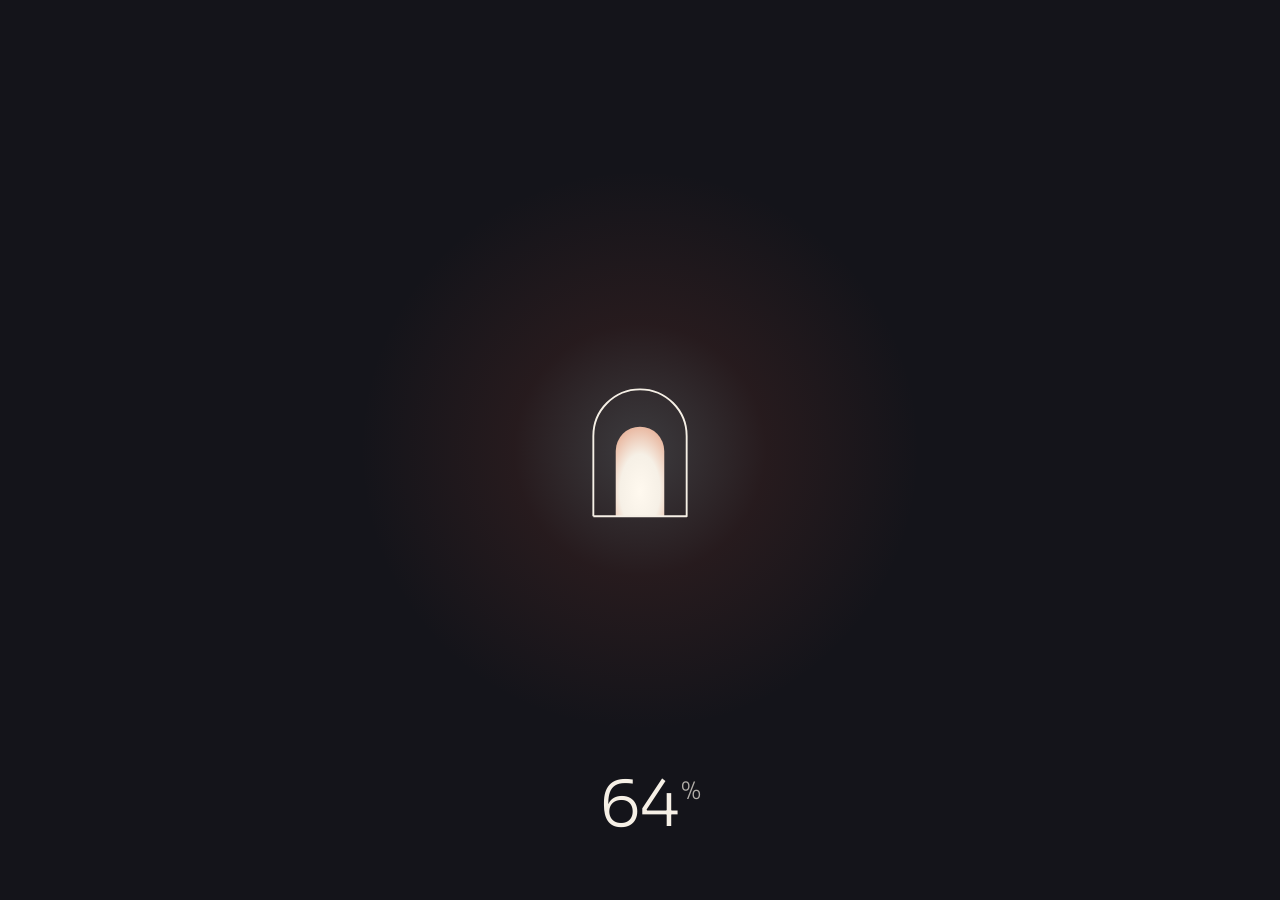
<file: portes/index.html>
<!doctype html>
<html lang="fr" dir="ltr">
<head>
<meta charset="utf-8">
<meta name="viewport" content="width=device-width,initial-scale=1,viewport-fit=cover">
<title>Bab Digital — Agence web au Maroc | Votre page web en 48h</title>
<meta name="description" content="Bab Digital crée la page web de votre commerce au Maroc en 48h. 0 DH d'avance : vous payez seulement si vous aimez.">
<link rel="canonical" href="https://www.bab-digital.com/">
<meta property="og:type" content="website">
<meta property="og:url" content="https://www.bab-digital.com/">
<meta property="og:site_name" content="Bab Digital">
<meta property="og:image" content="https://www.bab-digital.com/og-image.png">
<meta property="og:image:type" content="image/png">
<meta property="og:image:width" content="1200">
<meta property="og:image:height" content="630">
<meta property="og:image:alt" content="Bab Digital — Ouvrez la porte à vos clients">
<meta name="twitter:card" content="summary_large_image">
<meta property="og:title" content="Bab Digital — Votre page web en 48h, 0 DH d'avance">
<meta property="og:description" content="Bab Digital crée la page web de votre commerce au Maroc en 48h. 0 DH d'avance : vous payez seulement si vous aimez.">
<meta name="theme-color" content="#14141A">
<link rel="icon" href="/favicon.ico" sizes="48x48">
<link rel="icon" href="/favicon.svg" type="image/svg+xml">
<link rel="icon" href="/favicon-192.png" type="image/png" sizes="192x192">
<link rel="apple-touch-icon" href="/apple-touch-icon.png">
<link rel="preconnect" href="https://fonts.googleapis.com">
<link rel="preconnect" href="https://fonts.gstatic.com" crossorigin>
<link rel="stylesheet" href="https://fonts.googleapis.com/css2?family=Inter:wght@400;600&family=Sora:wght@300;700;800&family=Tajawal:wght@400;700&display=swap">
<link rel="prefetch" href="https://www.bab-digital.com/questionnaire/">
<script type="application/ld+json">
{"@context":"https://schema.org","@type":"ProfessionalService","name":"Bab Digital","url":"https://www.bab-digital.com","telephone":"+212702915333","areaServed":"Maroc"}
</script>
<style>
:root{
  --ink:#14141A;--cream:#F6F0E6;--green:#0F5C4D;--terracotta:#C8553D;--tint:#E3ECE5;
  --edge:clamp(18px,2vw,28px);
  --ease-out:cubic-bezier(.22,1,.36,1);--ease-expo:cubic-bezier(.16,1,.3,1);
  font-family:Inter,system-ui,sans-serif;font-synthesis:none;
  -webkit-text-size-adjust:100%;text-size-adjust:100%;color-scheme:dark;
}
*,*::before,*::after{box-sizing:border-box}
html,body{margin:0;height:100%;overflow:hidden;background:var(--ink);color:var(--cream)}
body{-webkit-font-smoothing:antialiased;-moz-osx-font-smoothing:grayscale;-webkit-tap-highlight-color:transparent}
html[lang="ar"]{font-family:Tajawal,system-ui,sans-serif}
:focus-visible{outline:2px solid var(--cream);outline-offset:4px}
.has-cursor,.has-cursor body,.has-cursor button,.has-cursor a{cursor:none}

/* ---------- stage ---------- */
.experience{position:relative;width:100%;height:100%;min-height:560px;overflow:hidden;isolation:isolate}
.experience::after{content:"";position:absolute;inset:0;z-index:2;pointer-events:none;opacity:.04;
  background-image:url("data:image/svg+xml,%3Csvg xmlns='http://www.w3.org/2000/svg' width='64' height='64' viewBox='0 0 64 64'%3E%3Cg fill='none' stroke='%23F6F0E6' stroke-width='1'%3E%3Cpath d='M51.8 32 46 37.8V46h-8.2L32 51.8 26.2 46H18v-8.2L12.2 32 18 26.2V18h8.2L32 12.2 37.8 18H46v8.2z'/%3E%3Cpath d='M46 46l18 18M18 46 0 64M18 18 0 0M46 18 64 0'/%3E%3C/g%3E%3C/svg%3E");
  background-size:64px 64px}
.backgrounds{position:fixed;inset:0;z-index:0}
.background{position:absolute;inset:0;width:100%;height:100%;opacity:.38;filter:saturate(.8)}
.shade{position:fixed;inset:0;z-index:1;pointer-events:none;
  background:linear-gradient(to bottom,rgba(20,20,26,0) 50%,rgba(20,20,26,.92) 100%)}
.portal-canvas{position:fixed;inset:0;z-index:3;pointer-events:none}
.chrome{position:absolute;z-index:4;transition:opacity .45s ease,filter .45s ease}
.experience.is-transitioning .chrome{opacity:0;filter:blur(8px);pointer-events:none}
.cream-fade{position:fixed;inset:0;z-index:60;background:var(--ink);opacity:0;pointer-events:none;transition:opacity .35s ease}
.cream-fade.is-on{opacity:1;pointer-events:auto}

/* ---------- preloader ---------- */
.preloader{position:fixed;inset:0;z-index:20;display:grid;place-items:center;background:var(--ink);
  transition:opacity .8s ease,visibility 0s linear .8s}
.preloader.is-done{opacity:0;visibility:hidden;pointer-events:none}
.preloader>*{grid-area:1/1}
#preloader-arch{position:relative;z-index:1;width:112px;height:140px;overflow:visible;
  transition:transform .6s var(--ease-expo),opacity .5s ease}
.preloader.is-done #preloader-arch{transform:scale(.53);opacity:0}
.pl-line{stroke-dasharray:100;stroke-dashoffset:100;animation:pl-draw 2.4s cubic-bezier(.16,1,.3,1) .1s forwards}
.pl-door-wrap{opacity:0;animation:pl-fade .45s ease 1.55s forwards}
.pl-door{transform-box:fill-box;transform-origin:0 50%;animation:pl-open .5s cubic-bezier(.65,0,.35,1) 2.3s forwards}
.pl-light{opacity:0;animation:pl-fade .4s ease 2.25s forwards}
.preloader-shade{width:min(560px,90vw);aspect-ratio:1;border-radius:50%;opacity:0;
  background:radial-gradient(closest-side,rgba(246,240,230,.18),rgba(200,85,61,.10) 45%,rgba(200,85,61,0));
  animation:pl-fade 1s ease 2.35s forwards}
@keyframes pl-draw{to{stroke-dashoffset:0}}
@keyframes pl-fade{to{opacity:1}}
@keyframes pl-open{to{transform:scaleX(0)}}

.preloader-count{position:fixed;z-index:22;left:50%;bottom:clamp(28px,7vh,64px);transform:translateX(-50%);
  display:flex;align-items:flex-start;direction:ltr;font-family:Sora,Inter,sans-serif;font-weight:300;line-height:1;pointer-events:none}
#preloader-value{font-size:64px;letter-spacing:-.03em;min-width:2.1ch;text-align:end}
.preloader-count .percent{font-size:24px;margin:6px 0 0 4px;opacity:.7}
.preloader-count.is-leaving{animation:count-leave .75s var(--ease-expo) forwards}
@keyframes count-leave{to{opacity:0;transform:translate(-50%,-26px);filter:blur(10px)}}

.floating-logo{position:fixed;left:0;top:0;z-index:25;width:59px;pointer-events:none;opacity:0;
  transform:translate3d(var(--x,50vw),var(--y,50vh),0);transition:opacity .5s ease}
.floating-logo svg{display:block;width:100%;height:auto}
.floating-logo.is-docked{opacity:1;transition:transform 2s var(--ease-expo) .1s,width 2s var(--ease-expo) .1s,opacity .5s ease}
.floating-logo.is-settled{transition:opacity .45s ease}
.experience.is-transitioning .floating-logo{opacity:0}

/* ---------- header ---------- */
.header{top:var(--edge);left:var(--edge);right:var(--edge);display:flex;align-items:center;justify-content:space-between;gap:16px}
.brand-name{display:inline-flex;align-items:center;min-height:46px;padding-inline-start:48px;
  font-family:Sora,Inter,sans-serif;font-weight:700;font-size:16px;letter-spacing:-.01em;white-space:nowrap}
.header-actions{display:flex;align-items:center;gap:10px}
.nav{display:flex;align-items:center;height:42px;padding:3px;border:1px solid rgba(246,240,230,.35);border-radius:999px;
  background:rgba(246,240,230,.08);-webkit-backdrop-filter:blur(12px);backdrop-filter:blur(12px)}
.nav a{position:relative;display:inline-flex;align-items:center;height:34px;padding:8px 18px;border-radius:999px;
  color:var(--cream);text-decoration:none;font-size:14px;white-space:nowrap;transition:background-color .25s,color .25s}
.nav a::after{content:"";position:absolute;inset:-5px 0}
.nav a:hover{background:rgba(246,240,230,.12)}
.nav a.active{background:var(--cream);color:var(--ink)}
.lang{position:relative;display:grid;place-items:center;width:42px;height:42px;padding:0;border-radius:50%;
  border:1px solid rgba(246,240,230,.7);background:transparent;color:var(--cream);font:700 19px/1 Tajawal,sans-serif;
  transition:background-color .25s,color .25s}
.lang:hover{background:var(--cream);color:var(--ink)}
.lang:lang(fr){font:600 13px/1 Inter,sans-serif;letter-spacing:.04em}
.wa-btn{position:relative;display:inline-flex;align-items:center;gap:8px;height:42px;padding:0 20px;border-radius:999px;
  background:var(--terracotta);color:#fff;font:600 15px/1 Inter,sans-serif;text-decoration:none;white-space:nowrap;
  transition:filter .25s}
.wa-btn:hover{filter:brightness(1.08)}
.wa-btn svg{width:17px;height:17px;flex:none}
.lang::after,.wa-btn::after{content:"";position:absolute;inset:-2px}

/* ---------- the door ---------- */
.portal-wrap{left:50%;top:50%;width:min(340px,30vw);transform:translate(-50%,-50%);display:flex;flex-direction:column;align-items:center}
.portal-heading{display:flex;justify-content:space-between;align-items:baseline;gap:16px;width:max(100%,290px);flex:none;
  margin:0 0 14px;font-size:15px;white-space:nowrap;opacity:0}
.portal-heading strong{font-family:Sora,Inter,sans-serif;font-weight:700;font-size:15px}
.portal{display:block;width:100%;aspect-ratio:340/440;border-radius:50% 50% 18px 18px/38.64% 38.64% 18px 18px;
  color:inherit;touch-action:manipulation}

/* ---------- text ---------- */
.door-content{inset-inline-start:clamp(28px,4vw,58px);inset-inline-end:clamp(28px,3vw,44px);bottom:clamp(24px,3vh,32px);
  display:flex;justify-content:space-between;align-items:flex-end;gap:40px}
.headline{min-width:0;margin:0;font-weight:400}
.kicker{display:block;margin:0 0 8px;font:400 16px/1.3 Inter,sans-serif;color:rgba(246,240,230,.7);opacity:0}
.title{display:block;width:max-content;padding-top:.06em;font-family:Sora,Inter,sans-serif;font-weight:800;
  font-size:clamp(96px,min(17vw,27vh),250px);line-height:.82;letter-spacing:-.04em;white-space:nowrap;opacity:0}
.door-content dl{flex:none;width:min(440px,32vw);margin:0;font-size:15px;line-height:1.4}
.fact{display:grid;grid-template-columns:130px 1fr;gap:18px;padding:9px 0;border-bottom:1px solid rgba(246,240,230,.3);opacity:0}
.fact dt{font-weight:600}
.fact dd{margin:0;opacity:.85}

html[lang="ar"] .brand-name,html[lang="ar"] .portal-heading strong{font-family:Tajawal,sans-serif}
html[lang="ar"] .brand-name{font-size:18px;letter-spacing:0}
html[lang="ar"] .title{font-family:Tajawal,sans-serif;font-weight:700;letter-spacing:0;line-height:1.1;padding-top:.14em}
html[lang="ar"]:not(.stacked) .title{font-size:clamp(80px,min(14vw,20vh),200px)}
html[lang="ar"] .kicker,html[lang="ar"] .fact,html[lang="ar"] .nav a,html[lang="ar"] .wa-btn,html[lang="ar"] .portal-heading{font-family:Tajawal,sans-serif}
html[lang="ar"] .kicker{font-size:18px}
html[lang="ar"] .portal-heading{font-size:16px}
html[lang="ar"] .door-content dl{font-size:16px}
html[lang="ar"] .nav a{font-size:15px}
html[lang="ar"] .wa-btn{font-size:16px;font-weight:700}

/* ---------- cursor ---------- */
.custom-cursor{position:fixed;inset:0;z-index:40;pointer-events:none;opacity:0;transition:opacity .3s}
.custom-cursor.is-visible{opacity:1}
body:not(.preload-complete) .custom-cursor{opacity:0}
.cursor-dot,.cursor-orbit,.cursor-label{position:absolute;left:0;top:0;will-change:transform}
.cursor-dot{width:12px;height:12px;margin:-6px 0 0 -6px;border-radius:50%;background:var(--cream)}
.cursor-orbit{width:36px;height:36px;margin:-18px 0 0 -18px;border-radius:50%;border:1px solid var(--cream);
  background:rgba(246,240,230,.25);transition:scale .35s var(--ease-out),background-color .3s,border-color .3s}
.custom-cursor.is-link .cursor-orbit{scale:1.3;background:rgba(246,240,230,.12)}
.custom-cursor.is-portal .cursor-orbit{scale:1.16;background:rgba(200,85,61,.35);border-color:rgba(246,240,230,.9)}
.cursor-label{translate:-50% 0;padding:7px 11px;border-radius:999px;background:rgba(20,20,26,.8);
  font:600 12px/1 Inter,sans-serif;letter-spacing:.1em;text-transform:uppercase;white-space:nowrap;
  opacity:0;transition:opacity .3s}
html[lang="ar"] .cursor-label{font:700 14px/1 Tajawal,sans-serif;letter-spacing:0}
.custom-cursor.is-portal .cursor-label{opacity:1}
.experience.is-transitioning .cursor-label{opacity:0}
@media (hover:none),(pointer:coarse){.custom-cursor{display:none}}

/* ---------- entrances (blur + small travel) ---------- */
body:not(.intro-ready) .header{opacity:0}
.intro-ready .header{animation:reveal-down .9s var(--ease-out) .1s backwards}
.content-revealing .kicker{animation:fact-rise .7s var(--ease-out) .1s both}
.content-revealing .title{animation:title-rise 1.05s var(--ease-expo) both}
.content-revealing .fact{animation:fact-rise .72s var(--ease-out) both}
.content-revealing .fact:nth-child(1){animation-delay:.52s}
.content-revealing .fact:nth-child(2){animation-delay:.68s}
.content-revealing .fact:nth-child(3){animation-delay:.84s}
.content-revealing .fact:nth-child(4){animation-delay:1s}
.mask-revealing .portal-heading{animation:portal-caption .85s var(--ease-out) .2s both}
@keyframes reveal-down{from{opacity:0;transform:translateY(-16px);filter:blur(8px)}to{opacity:1;transform:none;filter:blur(0)}}
@keyframes title-rise{from{opacity:0;transform:translateY(42px);filter:blur(12px)}to{opacity:1;transform:none;filter:blur(0)}}
@keyframes fact-rise{from{opacity:0;transform:translateY(16px);filter:blur(8px)}to{opacity:1;transform:none;filter:blur(0)}}
@keyframes portal-caption{from{opacity:0;transform:translateY(10px);filter:blur(8px)}to{opacity:1;transform:none;filter:blur(0)}}

/* ---------- responsive ---------- */
@media (max-width:900px){
  .nav{display:none}
  .title{font-size:clamp(84px,min(20vw,26vh),170px)}
  .door-content dl{width:43vw}
}
html.stacked{height:auto;overflow-x:hidden;overflow-y:auto}
.stacked body{height:auto;overflow:visible}
.stacked .experience{height:auto;min-height:100vh;min-height:100svh;overflow:visible;padding:98px 18px 32px}
.stacked .header{position:fixed;top:0;left:0;right:0;gap:8px;padding:var(--edge) 18px 12px;
  background:linear-gradient(rgba(20,20,26,.94) 70%,rgba(20,20,26,0))}
.stacked .header-actions{gap:8px}
.stacked .portal-wrap{position:relative;left:auto;top:auto;transform:none;width:min(240px,62vw);margin:0 auto 36px}
.stacked .portal-heading{width:max(100%,280px);margin-bottom:10px;font-size:13px}
.stacked .portal-heading strong{font-size:14px}
.stacked .door-content{position:relative;inset:auto;display:block;max-width:560px;margin:0 auto}
.stacked .kicker{font-size:15px}
.stacked .title{font-size:clamp(72px,24vw,130px);margin-bottom:16px}
.stacked .door-content dl{width:100%;font-size:13px}
html.stacked[lang="ar"] .door-content dl{font-size:14px}
.stacked .fact{grid-template-columns:92px 1fr;gap:12px;padding:6px 0}
.ad-wa{display:none}
.stacked .ad-wa:not([hidden]){display:flex;justify-content:center;align-items:center;min-height:52px;margin:22px auto 0;max-width:560px;border-radius:999px;background:var(--terracotta);color:#fff;font-weight:700;font-size:16px;text-decoration:none}
.stacked .ad-wa:not([hidden])+.mob-links{margin-top:10px}
.mob-links{display:none}
.stacked .mob-links{display:flex;justify-content:center;gap:10px;margin:22px auto 0;max-width:560px}
.mob-links a{flex:1;display:inline-flex;justify-content:center;align-items:center;min-height:46px;border-radius:999px;
  border:1px solid rgba(246,240,230,.4);color:var(--cream);text-decoration:none;font-weight:600;font-size:14px}
@media (max-width:380px){
  .wa-btn{padding:0 13px;font-size:14px}
  .brand-name{font-size:15px}
}

/* ---------- reduced motion ---------- */
.reduce-motion *,.reduce-motion *::before,.reduce-motion *::after{animation-duration:1ms!important;animation-delay:0s!important}
.reduce-motion .chrome{transition:opacity .3s ease}
.reduce-motion .experience.is-transitioning .chrome{filter:none}
.reduce-motion .floating-logo,.reduce-motion .preloader{transition:none}
.reduce-motion .cream-fade{transition-duration:.2s}

/* ---------- no JavaScript ---------- */
.noscript{position:fixed;inset:0;z-index:100;overflow:auto;padding:32px 20px 48px;background:var(--ink);line-height:1.5}
.noscript>div{max-width:640px;margin:0 auto}
.noscript h1{font:800 44px/1.05 Sora,sans-serif;margin:0 0 20px}
.noscript dl{margin:0}
.noscript dt{font-weight:600;margin-top:8px}
.noscript dd{margin:0;opacity:.85}
.noscript a{display:inline-block;margin:28px 12px 0 0;padding:12px 22px;border-radius:999px;background:var(--terracotta);color:#fff;font-weight:600;text-decoration:none}
.noscript a+a{background:transparent;border:1px solid var(--cream)}
</style>
</head>
<body>
<main class="experience" id="portes">
  <div class="backgrounds" aria-hidden="true">
    <canvas id="bg-canvas" class="background is-visible"></canvas>
  </div>

  <div class="preloader" id="preloader" aria-label="Chargement">
    <svg id="preloader-arch" viewBox="0 0 120 150" aria-hidden="true">
      <defs>
        <radialGradient id="pl-glow" cx="50%" cy="72%" r="75%">
          <stop offset="0" stop-color="#FFF9EF"/><stop offset=".55" stop-color="#F6F0E6"/><stop offset="1" stop-color="#E8B49C"/>
        </radialGradient>
      </defs>
      <path class="pl-light" d="M34 146V76a26 26 0 0 1 52 0v70z" fill="url(#pl-glow)"/>
      <g class="pl-door-wrap"><path class="pl-door" d="M34 146V76a26 26 0 0 1 52 0v70z" fill="#C8553D"/></g>
      <path class="pl-line" pathLength="100" d="M10 146V60a50 50 0 0 1 100 0v86z" fill="none" stroke="#F6F0E6" stroke-width="2" stroke-linejoin="round"/>
    </svg>
    <div class="preloader-shade"></div>
  </div>

  <div class="floating-logo" id="floating-logo" role="img" aria-label="Bab Digital">
    <svg viewBox="0 0 120 150" aria-hidden="true">
      <path d="M10 146V60a50 50 0 0 1 100 0v86z" fill="none" stroke="#F6F0E6" stroke-width="2" stroke-linejoin="round" vector-effect="non-scaling-stroke"/>
      <path d="M34 146V76a26 26 0 0 1 52 0v70z" fill="#C8553D"/>
    </svg>
  </div>

  <div class="preloader-count" id="preloader-count" aria-live="polite">
    <span id="preloader-value">0</span><span class="percent">%</span>
  </div>

  <div class="shade" aria-hidden="true"></div>

  <header class="header chrome">
    <span class="brand-name">Bab Digital</span>
    <div class="header-actions">
      <nav class="nav" aria-label="Navigation">
        <a class="active" href="#portes">Portes</a>
        <a href="exemples/">Exemples</a>
        <a href="tarifs/">Tarifs</a>
        <a href="https://www.bab-digital.com/questionnaire/">Questionnaire</a>
      </nav>
      <button class="lang" type="button" id="lang-btn" lang="ar" aria-label="النسخة العربية">ع</button>
      <a class="wa-btn" id="wa-header" href="https://wa.me/212702915333?text=SITE" target="_blank" rel="noopener">
        <svg viewBox="0 0 24 24" aria-hidden="true"><path d="M12 3.2a8.8 8.8 0 0 0-7.6 13.2L3.2 20.8l4.5-1.2A8.8 8.8 0 1 0 12 3.2Z" fill="none" stroke="currentColor" stroke-width="1.8" stroke-linejoin="round"/></svg>
        <span class="wa-label">WhatsApp</span>
      </a>
    </div>
  </header>

  <canvas id="portal-canvas" class="portal-canvas" aria-hidden="true"></canvas>

  <section class="portal-wrap chrome" aria-label="Questionnaire">
    <div class="portal-heading">
      <span id="door-hint">Ouvrez la porte</span>
      <strong id="door-meta">Questionnaire · 10 min</strong>
    </div>
    <a class="portal" id="portal" href="https://www.bab-digital.com/questionnaire/" aria-label="Ouvrir la porte : questionnaire de 10 minutes"></a>
  </section>

  <section class="door-content chrome">
    <h1 class="headline">
      <span class="kicker" id="door-kicker">Votre page web prête en</span>
      <span class="title" id="door-title">48H</span>
    </h1>
    <dl id="facts"></dl>
    <a class="ad-wa" id="ad-wa" hidden target="_blank" rel="noopener"></a>
    <div class="mob-links"><a href="exemples/" id="mob-ex">Exemples</a><a href="tarifs/" id="mob-tarifs">Tarifs</a><a href="https://www.bab-digital.com/questionnaire/" id="mob-q">Questionnaire</a></div>
  </section>

  <div class="custom-cursor" aria-hidden="true">
    <span class="cursor-orbit"></span><span class="cursor-dot"></span><span class="cursor-label">Ouvrir</span>
  </div>
  <div class="cream-fade" aria-hidden="true"></div>
</main>

<noscript>
  <div class="noscript"><div>
    <h1>Votre page web prête en 48H</h1>
    <dl>
      <dt>Étape 1 :</dt><dd>Ouvrez la porte : questionnaire de 10 minutes.</dd>
      <dt>Étape 2 :</dt><dd>Votre page sur votre téléphone en 48h.</dd>
      <dt>Paiement :</dt><dd>0 DH d'avance — vous payez seulement si vous aimez.</dd>
      <dt>Prix :</dt><dd>1500 DH + 500 DH/mois, tout compris.</dd>
    </dl>
    <a href="https://www.bab-digital.com/questionnaire/">Ouvrir le questionnaire</a>
    <a href="exemples/">Exemples</a>
    <a href="tarifs/">Tarifs</a>
  </div></div>
</noscript>

<script>
(() => {
'use strict';

const AD_MSG = 'Bonjour Bab Digital, j\'ai vu votre publicité. Je veux ma page web.';
let isAd = false;
try {
  const q0 = new URLSearchParams(location.search);
  if (['fbclid', 'ttclid', 'gclid', 'utm_source'].some(k => q0.has(k)) || q0.get('src') === 'ad') sessionStorage.setItem('bab-ad', '1');
  isAd = sessionStorage.getItem('bab-ad') === '1';
} catch (err) { /* storage blocked */ }
const WA_URL = 'https://wa.me/212702915333?text=' + (isAd ? encodeURIComponent(AD_MSG) : 'SITE');
const INK = '#14141A', CREAM = '#F6F0E6', GREEN = '#0F5C4D', TERRA = '#C8553D', TINT = '#E3ECE5';

/* TEXT — every visible string, FR + AR */
const L = s => '⁨' + s + '⁩'; // keeps a Latin word in place inside Arabic text

const t = {
  fr: {
    docTitle: 'Bab Digital — Votre page web en 48h, 0 DH d\'avance',
    brand: 'Bab Digital',
    nav: ['Portes', 'Exemples', 'Tarifs', 'Questionnaire'], navLabel: 'Navigation',
    lang: 'ع', langLabel: 'النسخة العربية', langAttr: 'ar',
    wa: 'WhatsApp',
    preloader: 'Chargement',
    portalSection: 'Questionnaire',
    hint: 'Ouvrez la porte', meta: 'Questionnaire · 10 min',
    doorLabel: 'Ouvrir la porte : questionnaire de 10 minutes',
    cursor: 'Ouvrir',
    kicker: 'Votre page web prête en', title: '48H',
    facts: [['Étape 1 :', 'Ouvrez la porte : questionnaire de 10 minutes.'],
            ['Étape 2 :', 'Votre page sur votre téléphone en 48h.'],
            ['Paiement :', '0 DH d\'avance — vous payez seulement si vous aimez.'],
            ['Prix :', '1500 DH + 500 DH/mois, tout compris.']],
    whatsapp: 'WhatsApp', adWa: 'Écrivez-nous sur WhatsApp'
  },
  /* AR — à faire relire */
  ar: {
    docTitle: 'باب ديجيتال — صفحتك على الإنترنت في 48 ساعة، 0 درهم مسبقًا',
    brand: 'باب ديجيتال',
    nav: ['الأبواب', 'أمثلة', 'الأسعار', 'الاستبيان'], navLabel: 'التنقل',
    lang: 'FR', langLabel: 'Version française', langAttr: 'fr',
    wa: 'واتساب',
    preloader: 'جارٍ التحميل',
    portalSection: 'الاستبيان',
    hint: 'افتح الباب', meta: 'الاستبيان · 10 دقائق',
    doorLabel: 'افتح الباب: استبيان في 10 دقائق',
    cursor: 'افتح',
    kicker: 'صفحتك على الإنترنت جاهزة في', title: '48 ساعة',
    facts: [['الخطوة 1:', 'افتح الباب: استبيان في 10 دقائق.'],
            ['الخطوة 2:', 'صفحتك على هاتفك خلال 48 ساعة.'],
            ['الدفع:', '0 درهم مسبقًا — تدفع فقط إذا أعجبتك.'],
            ['السعر:', `1500 درهم ${L('+ 500')} درهم في الشهر، كل شيء مشمول.`]],
    whatsapp: 'واتساب', adWa: 'راسلنا على واتساب'
  }
};

/* French spacing: no line break before « : ? ! » or between a number and its unit. */
const frType = s => s.replace(/ ([:;?!»])/g, ' $1').replace(/« /g, '« ')
  .replace(/(\d) (DH|min)/g, '$1 $2').replace(/\+ (\d)/g, '+ $1');

/* DOM */
const $ = id => document.getElementById(id);
const html = document.documentElement, body = document.body;
const exp = document.querySelector('.experience');
const header = document.querySelector('.header');
const brandName = document.querySelector('.brand-name');
const nav = document.querySelector('.nav');
const navLinks = [...nav.querySelectorAll('a')];
const langBtn = $('lang-btn'), waHeader = $('wa-header');
const portalWrap = document.querySelector('.portal-wrap');
const portalHeading = portalWrap.querySelector('.portal-heading');
const portalEl = $('portal');
const doorContent = document.querySelector('.door-content');
const headline = document.querySelector('.headline');
const kickerEl = $('door-kicker'), titleEl = $('door-title'), factsEl = $('facts');
const preloader = $('preloader'), countEl = $('preloader-count'), countValue = $('preloader-value');
const logo = $('floating-logo');
const creamEl = document.querySelector('.cream-fade');
const cursor = document.querySelector('.custom-cursor');
const cursorDot = cursor.querySelector('.cursor-dot'), cursorOrbit = cursor.querySelector('.cursor-orbit'), cursorLabel = cursor.querySelector('.cursor-label');

const bgCanvas = $('bg-canvas'), portalCanvas = $('portal-canvas');
const bctx = bgCanvas.getContext('2d', { alpha: false });
const pctx = portalCanvas.getContext('2d');

const reduced = matchMedia('(prefers-reduced-motion: reduce)').matches;
const finePointer = matchMedia('(hover: hover) and (pointer: fine)').matches;
if (reduced) html.classList.add('reduce-motion');
if (finePointer) html.classList.add('has-cursor');

/* STATE */
let lang = 'fr';
let W = innerWidth, H = innerHeight, dpr = 1;
let rotX = 0, rotY = 0, targetX = 0, targetY = 0, lastMove = 0;
let expansion = 0, maskScale = 0, hover = 0, hovering = false;
let opening = false;
let lastFrame = 0, lastTilt = 'none';
let mx = -100, my = -100, ox = -100, oy = -100, pointerMoved = false;

const lerp = (a, b, p) => a + (b - a) * p;
const clamp = (v, a, b) => Math.min(b, Math.max(a, v));
const seg = (v, a, b) => clamp((v - a) / (b - a), 0, 1);
const easeInOutCubic = p => p < .5 ? 4 * p * p * p : 1 - Math.pow(-2 * p + 2, 3) / 2;
const easeOutCubic = p => 1 - Math.pow(1 - p, 3);
const easeOutBack = p => p <= 0 ? 0 : 1 + 2.70158 * Math.pow(p - 1, 3) + 1.70158 * Math.pow(p - 1, 2);
const wait = ms => new Promise(r => setTimeout(r, ms));

function animateValue(set, duration, ease = easeInOutCubic) {
  return new Promise(resolve => {
    const t0 = performance.now();
    const step = now => {
      const p = clamp((now - t0) / duration, 0, 1);
      set(ease(p), p);
      p < 1 ? requestAnimationFrame(step) : resolve();
    };
    requestAnimationFrame(step);
  });
}
function restartClass(el, cls) { el.classList.remove(cls); void el.offsetWidth; el.classList.add(cls); }

/* DRAWING HELPERS */
function rr(c, x, y, w, h, r) {
  r = Math.min(r, w / 2, h / 2);
  c.beginPath();
  c.moveTo(x + r, y);
  c.arcTo(x + w, y, x + w, y + h, r); c.arcTo(x + w, y + h, x, y + h, r);
  c.arcTo(x, y + h, x, y, r); c.arcTo(x, y, x + w, y, r);
  c.closePath();
}
function box(c, x, y, w, h, r, fill) { if (w <= 0 || h <= 0) return; rr(c, x, y, w, h, r); c.fillStyle = fill; c.fill(); }
function dot(c, x, y, r, fill) { c.beginPath(); c.arc(x, y, r, 0, Math.PI * 2); c.fillStyle = fill; c.fill(); }
const ink = a => `rgba(20,20,26,${a})`;
const sceneFont = px => lang === 'ar' ? `700 ${px + 1}px Tajawal, sans-serif` : `600 ${px}px Inter, sans-serif`;

/* The door outline: semicircle top (r = w/2), straight sides, flat bottom, small bottom corners. */
function archPath(c, cx, cy, w, h, r, rb) {
  const Lx = cx - w / 2, Rx = cx + w / 2, T = cy - h / 2, B = cy + h / 2;
  rb = clamp(rb, 0, w / 2);
  r = clamp(r, 0, Math.min(w / 2, h - rb));
  c.beginPath();
  c.moveTo(Lx, B - rb);
  c.lineTo(Lx, T + r);
  c.arc(Lx + r, T + r, r, Math.PI, Math.PI * 1.5);
  c.lineTo(Rx - r, T);
  c.arc(Rx - r, T + r, r, Math.PI * 1.5, Math.PI * 2);
  c.lineTo(Rx, B - rb);
  c.arc(Rx - rb, B - rb, rb, 0, Math.PI / 2);
  c.lineTo(Lx + rb, B);
  c.arc(Lx + rb, B - rb, rb, Math.PI / 2, Math.PI);
  c.closePath();
}

const STAR = 'M51.8 32 46 37.8V46h-8.2L32 51.8 26.2 46H18v-8.2L12.2 32 18 26.2V18h8.2L32 12.2 37.8 18H46v8.2z';
const LATTICE = 'M46 46l18 18M18 46 0 64M18 18 0 0M46 18 64 0';
function makeZellige(ctx) {
  const tile = document.createElement('canvas');
  tile.width = tile.height = 128;
  const c = tile.getContext('2d');
  c.scale(2, 2); c.strokeStyle = CREAM; c.lineWidth = 1.2;
  c.stroke(new Path2D(STAR)); c.stroke(new Path2D(LATTICE));
  const pat = ctx.createPattern(tile, 'repeat');
  if (pat.setTransform && window.DOMMatrix) pat.setTransform(new DOMMatrix([.5, 0, 0, .5, 0, 0]));
  return pat;
}
const zellige = makeZellige(pctx);

/* THE SCENE INSIDE THE DOOR (door coordinates: 340 × 440) */
const DW = 340, DH = 440, PW = 154, PH = 308, PX = (DW - PW) / 2, PY = 88, LOOP = 6;

function iconChat(c, x, y, color) {
  c.save(); c.strokeStyle = color; c.lineWidth = 2; c.lineJoin = 'round';
  c.beginPath(); c.arc(x, y, 7, Math.PI * .75, Math.PI * .65 + Math.PI * 2 - .2); c.lineTo(x - 8, y + 8); c.closePath(); c.stroke(); c.restore();
}
function pin(c, x, y, color) {
  c.beginPath(); c.moveTo(x, y + 8); c.lineTo(x - 7.5, y - 6); c.arc(x, y - 10, 9, Math.PI * .85, Math.PI * .15); c.closePath();
  c.fillStyle = color; c.fill(); dot(c, x, y - 10, 3.5, CREAM);
}
function field(c, y, p, typedW, T) {
  box(c, 16, y, 64, 6, 3, ink(.45));
  rr(c, 16, y + 14, 208, 40, 12);
  c.fillStyle = '#FFFDF8'; c.fill();
  c.strokeStyle = p > 0 && p < 1 ? GREEN : ink(.14); c.lineWidth = p > 0 && p < 1 ? 2 : 1.5; c.stroke();
  const w = Math.floor(p * typedW / 9) * 9;
  box(c, 30, y + 30, w, 8, 4, ink(.78));
  if (p > 0 && p < 1 && Math.floor(T * 5) % 2 === 0) { c.fillStyle = TERRA; c.fillRect(32 + w, y + 25, 2, 18); }
}
function photoTile(c, x, y, p, a, b) {
  const s = 62;
  if (p <= 0) { rr(c, x, y, s, s, 12); c.setLineDash([4, 4]); c.strokeStyle = ink(.2); c.lineWidth = 1.5; c.stroke(); c.setLineDash([]); return; }
  const k = easeOutBack(p);
  c.save(); c.translate(x + s / 2, y + s / 2); c.scale(k, k); c.translate(-s / 2, -s / 2);
  rr(c, 0, 0, s, s, 12); c.save(); c.clip();
  c.fillStyle = a; c.fillRect(0, 0, s, s);
  c.fillStyle = b; c.beginPath(); c.moveTo(0, s); c.lineTo(s * .45, s * .42); c.lineTo(s * .7, s * .66); c.lineTo(s, s * .36); c.lineTo(s, s); c.closePath(); c.fill();
  dot(c, s * .74, s * .26, 6, 'rgba(246,240,230,.85)');
  c.restore(); c.restore();
}

function drawForm(c, T) {
  const reset = T > 5.4;
  const f1 = reset ? 0 : seg(T, .35, 1.1), f2 = reset ? 0 : seg(T, 1.15, 1.7);
  const tiles = [1.8, 2.0, 2.2].map(s => reset ? 0 : seg(T, s, s + .4));
  const done = reset ? 0 : seg(T, 2.55, 3.0);
  c.fillStyle = CREAM; c.fillRect(0, 0, 240, 500);
  rr(c, 16, 34, 16, 20, 8); c.fillStyle = TERRA; c.fill();
  box(c, 42, 41, 182, 6, 3, TINT);
  box(c, 42, 41, Math.max(6, 182 * (f1 + f2 + tiles[2] + done) / 4), 6, 3, GREEN);
  box(c, 16, 72, 150, 12, 6, ink(.85)); box(c, 16, 92, 104, 6, 3, ink(.35));
  field(c, 118, f1, 126, T);
  field(c, 188, f2, 99, T);
  box(c, 16, 260, 76, 6, 3, ink(.45));
  photoTile(c, 16, 276, tiles[0], GREEN, '#5E9C8E');
  photoTile(c, 89, 276, tiles[1], TERRA, '#E6A08A');
  photoTile(c, 162, 276, tiles[2], '#B9A88F', '#EFE5D3');
  const by = 404;
  c.fillStyle = done > 0 ? GREEN : INK;
  rr(c, 16, by, 208, 46, 23); c.fill();
  if (done <= 0) box(c, 84, by + 19, 72, 8, 4, 'rgba(246,240,230,.85)');
  else {
    const pts = [[104, by + 23], [116, by + 34], [138, by + 12]];
    const L1 = Math.hypot(12, 11), L2 = Math.hypot(22, 22), len = (L1 + L2) * easeOutCubic(done);
    c.strokeStyle = CREAM; c.lineWidth = 5; c.lineCap = 'round'; c.lineJoin = 'round';
    c.beginPath(); c.moveTo(...pts[0]);
    if (len <= L1) c.lineTo(lerp(pts[0][0], pts[1][0], len / L1), lerp(pts[0][1], pts[1][1], len / L1));
    else { c.lineTo(...pts[1]); const q = (len - L1) / L2; c.lineTo(lerp(pts[1][0], pts[2][0], q), lerp(pts[1][1], pts[2][1], q)); }
    c.stroke();
  }
}

function drawSite(c, T) {
  const slide = easeOutCubic(seg(T, 3.2, 3.85)), fade = 1 - seg(T, 5.4, 6);
  if (slide <= 0 || fade <= 0) return;
  c.fillStyle = ink(.3 * slide * fade); c.fillRect(0, 0, 240, 500);
  c.save();
  c.globalAlpha = fade;
  c.translate(0, 500 * (1 - slide));
  c.fillStyle = CREAM; c.fillRect(0, 0, 240, 520);
  dot(c, 26, 42, 10, TERRA); box(c, 44, 38, 62, 8, 4, ink(.8));
  for (let i = 0; i < 3; i++) box(c, 200, 36 + i * 6, 22, 2.5, 1.25, ink(.7));
  box(c, 10, 62, 220, 142, 18, TERRA);
  dot(c, 196, 98, 40, 'rgba(246,240,230,.14)');
  box(c, 24, 86, 130, 13, 6.5, CREAM); box(c, 24, 106, 94, 13, 6.5, CREAM);
  box(c, 24, 132, 150, 5, 2.5, 'rgba(246,240,230,.65)'); box(c, 24, 142, 116, 5, 2.5, 'rgba(246,240,230,.65)');
  box(c, 24, 160, 88, 28, 14, CREAM); box(c, 40, 171, 56, 6, 3, TERRA);
  const names = [92, 70, 104];
  for (let i = 0; i < 3; i++) {
    const y = 218 + i * 38;
    dot(c, 28, y + 15, 11, TINT);
    box(c, 48, y + 7, names[i], 7, 3.5, ink(.75)); box(c, 48, y + 19, 50, 4, 2, ink(.3));
    box(c, 168, y + 5, 56, 20, 10, TINT); box(c, 182, y + 12, 28, 6, 3, GREEN);
  }
  const my = 334;
  c.save(); rr(c, 10, my, 220, 92, 16); c.clip();
  c.fillStyle = TINT; c.fillRect(10, my, 220, 92);
  c.strokeStyle = 'rgba(15,92,77,.14)'; c.lineWidth = 1;
  for (let x = -30; x < 240; x += 22) { c.beginPath(); c.moveTo(x, my); c.lineTo(x + 34, my + 92); c.stroke(); }
  c.strokeStyle = CREAM; c.lineWidth = 7; c.beginPath(); c.moveTo(10, my + 64); c.bezierCurveTo(80, my + 44, 140, my + 80, 230, my + 36); c.stroke();
  c.restore();
  pin(c, 118, my + 52, TERRA);
  box(c, 20, 442, 200, 42, 21, GREEN);
  c.font = sceneFont(15); c.textAlign = 'center'; c.textBaseline = 'middle'; c.fillStyle = CREAM;
  const label = t[lang].whatsapp, tw = c.measureText(label).width, x0 = 120 - (tw + 24) / 2;
  iconChat(c, x0 + 8, 463, CREAM);
  c.fillText(label, x0 + 24 + tw / 2, 464);
  c.restore();
}

function drawDoorScene(c, time) {
  const T = reduced ? 4.5 : time % LOOP;
  const fl = c.createRadialGradient(170, PY + PH + 4, 2, 170, PY + PH + 4, 100);
  fl.addColorStop(0, 'rgba(0,0,0,.4)'); fl.addColorStop(1, 'rgba(0,0,0,0)');
  c.fillStyle = fl; c.fillRect(50, PY + PH - 30, 240, 70);
  box(c, PX, PY, PW, PH, 26, CREAM);
  box(c, PX + 6, PY + 6, PW - 12, PH - 12, 20, INK);
  c.save();
  rr(c, PX + 6, PY + 6, PW - 12, PH - 12, 20); c.clip();
  c.translate(PX + 6, PY + 6);
  const k = (PW - 12) / 240; c.scale(k, k);
  drawForm(c, T);
  drawSite(c, T);
  c.restore();
  box(c, 170 - 18, PY + 12, 36, 9, 4.5, INK);
}

/* CANVAS */
function resizeCanvas() {
  W = innerWidth; H = innerHeight; dpr = Math.min(devicePixelRatio || 1, 2);
  portalCanvas.width = Math.round(W * dpr); portalCanvas.height = Math.round(H * dpr);
  portalCanvas.style.width = W + 'px'; portalCanvas.style.height = H + 'px';
  pctx.setTransform(dpr, 0, 0, dpr, 0, 0);
  bgCanvas.width = W; bgCanvas.height = H;
  bgCanvas.style.width = W + 'px'; bgCanvas.style.height = H + 'px';
  const g = bctx.createRadialGradient(W / 2, H * .42, 0, W / 2, H * .42, Math.hypot(W, H) * .62);
  g.addColorStop(0, '#17735F'); g.addColorStop(.45, GREEN); g.addColorStop(1, '#06231D');
  bctx.fillStyle = g; bctx.fillRect(0, 0, W, H);
}

function draw(now) {
  requestAnimationFrame(draw);
  const dt = Math.min(40, lastFrame ? now - lastFrame : 16); lastFrame = now;
  if (now - lastMove > 450 || opening) targetX = targetY = 0;
  const k = Math.min(1, dt * .009);
  rotX += (targetX - rotX) * k; rotY += (targetY - rotY) * k;
  if (Math.abs(rotX) < .02) rotX = 0;
  if (Math.abs(rotY) < .02) rotY = 0;
  hover += ((hovering && !opening ? 1 : 0) - hover) * Math.min(1, dt * .008);

  pctx.clearRect(0, 0, W, H);
  const e = expansion, scale = e ? 1 : maskScale;
  if (scale <= 0) return;
  const rect = portalEl.getBoundingClientRect();
  if (!rect.width || (!e && (rect.bottom < -60 || rect.top > H + 60))) return;

  const cx = lerp(rect.left + rect.width / 2, W / 2, e), cy = lerp(rect.top + rect.height / 2, H / 2, e);
  const w = lerp(rect.width, W, e) * scale, h = lerp(rect.height, H, e) * scale;
  if (w <= 1 || h <= 1) return;
  const r = (w / 2) * (1 - e), rb = Math.min(18, w * .06) * (1 - e);
  const rx = rotX * (1 - e), ry = rotY * (1 - e), fade = 1 - e;

  const tilt = rx || ry ? `perspective(1100px) rotateX(${rx.toFixed(2)}deg) rotateY(${ry.toFixed(2)}deg)` : 'none';
  if (tilt !== lastTilt) {
    portalCanvas.style.transformOrigin = `${cx.toFixed(1)}px ${cy.toFixed(1)}px`;
    portalCanvas.style.transform = tilt;
    lastTilt = tilt;
  }

  if (fade > 0) {
    const gr = Math.max(w, h) * .62, g = pctx.createRadialGradient(cx, cy + h * .04, 0, cx, cy, gr);
    g.addColorStop(0, `rgba(200,85,61,${.2 + hover * .1})`); g.addColorStop(.55, 'rgba(200,85,61,.07)'); g.addColorStop(1, 'rgba(200,85,61,0)');
    pctx.globalAlpha = fade; pctx.fillStyle = g; pctx.fillRect(cx - gr, cy - gr, gr * 2, gr * 2); pctx.globalAlpha = 1;
  }

  pctx.save();
  archPath(pctx, cx, cy, w, h, r, rb);
  pctx.clip();
  const ig = pctx.createRadialGradient(cx, cy - h * .18, 0, cx, cy, Math.max(w, h) * .8);
  ig.addColorStop(0, '#1C7E69'); ig.addColorStop(.5, GREEN); ig.addColorStop(1, '#08302A');
  pctx.fillStyle = ig; pctx.fillRect(cx - w, cy - h, w * 2, h * 2);
  const s = (h / DH) * (1 + e * .55);
  pctx.save();
  pctx.translate(cx, cy); if (!reduced) pctx.rotate(now / 1000 * .02); pctx.scale(s, s);
  pctx.globalAlpha = .07; pctx.fillStyle = zellige; pctx.fillRect(-700, -700, 1400, 1400);
  pctx.restore();
  pctx.save();
  pctx.translate(cx - (DW / 2) * s - ry * 1.4, cy - (DH / 2) * s + rx * 1.4);
  pctx.scale(s, s);
  drawDoorScene(pctx, now / 1000);
  pctx.restore();
  if (e > 0) { pctx.fillStyle = `rgba(20,20,26,${e * e * .7})`; pctx.fillRect(cx - w, cy - h, w * 2, h * 2); }
  pctx.restore();

  if (fade > 0) {
    pctx.globalAlpha = fade;
    archPath(pctx, cx, cy, w, h, r, rb);
    pctx.lineWidth = 1.5; pctx.strokeStyle = `rgba(246,240,230,${.55 + hover * .3})`; pctx.stroke();
    if (w > 40 && h > 40) {
      archPath(pctx, cx, cy, w - 12, h - 12, r - 6, rb - 6);
      pctx.lineWidth = 1; pctx.strokeStyle = TERRA; pctx.stroke();
    }
    pctx.globalAlpha = 1;
  }
}

/* TEXT + LAYOUT */
const tx = s => lang === 'fr' ? frType(s) : s;

function applyText() {
  const s = t[lang];
  document.title = s.docTitle;
  brandName.textContent = s.brand;
  logo.setAttribute('aria-label', s.brand);
  navLinks.forEach((a, i) => { a.textContent = s.nav[i]; });
  $('mob-ex').textContent = s.nav[1]; $('mob-tarifs').textContent = s.nav[2]; $('mob-q').textContent = s.nav[3];
  nav.setAttribute('aria-label', s.navLabel);
  langBtn.textContent = s.lang; langBtn.lang = s.langAttr; langBtn.setAttribute('aria-label', s.langLabel);
  waHeader.querySelector('.wa-label').textContent = s.wa;
  waHeader.href = WA_URL;
  if (isAd) { const a = $('ad-wa'); a.hidden = false; a.href = WA_URL; a.textContent = s.adWa; }
  preloader.setAttribute('aria-label', s.preloader);
  portalWrap.setAttribute('aria-label', s.portalSection);
  $('door-hint').textContent = s.hint;
  $('door-meta').textContent = tx(s.meta);
  portalEl.setAttribute('aria-label', tx(s.doorLabel));
  cursorLabel.textContent = s.cursor;
  kickerEl.textContent = tx(s.kicker);
  titleEl.textContent = s.title;
  factsEl.replaceChildren(...s.facts.map(([k, v]) => {
    const row = document.createElement('div'), dt = document.createElement('dt'), dd = document.createElement('dd');
    row.className = 'fact'; dt.textContent = tx(k); dd.textContent = tx(v);
    row.append(dt, dd);
    return row;
  }));
}

function fitTitle() {
  titleEl.style.fontSize = '';
  const block = getComputedStyle(doorContent).display === 'block';
  const gap = parseFloat(getComputedStyle(doorContent).columnGap) || 40;
  const avail = doorContent.clientWidth - (block ? 0 : factsEl.offsetWidth + gap);
  const natural = titleEl.offsetWidth;
  if (avail > 0 && natural > avail) {
    titleEl.style.fontSize = Math.floor(parseFloat(getComputedStyle(titleEl).fontSize) * avail / natural) + 'px';
  }
}
function placeDoor() {
  const vw = exp.clientWidth;
  const top = header.offsetTop + header.offsetHeight + 18;
  const contentTop = doorContent.offsetTop + Math.min(headline.offsetTop, factsEl.offsetTop);
  const limit = contentTop - 48;
  const pref = Math.min(340, vw * .30), ratio = DH / DW;
  const headH = () => portalHeading.offsetHeight + parseFloat(getComputedStyle(portalHeading).marginBottom);
  portalWrap.style.width = pref + 'px';
  const w = Math.min(pref, (limit - top - headH()) / ratio);
  if (w < 190) return false;
  portalWrap.style.width = w + 'px';
  const total = headH() + w * ratio;
  let y = top + (contentTop - top - total) / 2;
  y = Math.max(top, Math.min(y, limit - total));
  portalWrap.style.top = y + 'px';
  portalWrap.style.transform = 'translateX(-50%)';
  return true;
}
function layout() {
  html.classList.toggle('stacked', innerWidth <= 640);
  fitTitle();
  if (!html.classList.contains('stacked') && !placeDoor()) { html.classList.add('stacked'); fitTitle(); }
  if (html.classList.contains('stacked')) portalWrap.style.width = portalWrap.style.top = portalWrap.style.transform = '';
}
function placeLogo(docked) {
  const lw = docked ? 36 : 59, lh = lw * 1.25;
  let x, y;
  if (docked) {
    const r = brandName.getBoundingClientRect();
    x = html.dir === 'rtl' ? r.right - lw : r.left;
    y = r.top + r.height / 2 - lh / 2;
  } else {
    x = W / 2 - lw / 2; y = H / 2 - lh / 2;
  }
  logo.style.setProperty('--x', x + 'px');
  logo.style.setProperty('--y', y + 'px');
  logo.style.width = lw + 'px';
}
function refreshLayout() {
  layout();
  placeLogo(logo.classList.contains('is-docked'));
}

function revealContent() { restartClass(exp, 'content-revealing'); }
function revealMask() {
  restartClass(exp, 'mask-revealing');
  maskScale = 0;
  return animateValue(v => { maskScale = v; }, reduced ? 1 : 1000);
}

/* OPEN THE DOOR → QUESTIONNAIRE */
async function openDoor() {
  if (opening) return;
  opening = true;
  const url = portalEl.href;
  let gone = false;
  const go = () => { if (!gone) { gone = true; location.href = url; } };
  setTimeout(go, 1800);
  cursor.classList.remove('is-portal');
  if (reduced) { creamEl.classList.add('is-on'); await wait(220); go(); return; }
  exp.classList.add('is-transitioning');
  await animateValue(v => { expansion = v; }, 1100);
  creamEl.classList.add('is-on');
  await wait(360);
  go();
}
function resetDoor() {
  creamEl.style.transition = 'none';
  creamEl.classList.remove('is-on');
  void creamEl.offsetWidth;
  creamEl.style.transition = '';
  exp.classList.remove('is-transitioning');
  expansion = 0; opening = false;
  revealMask();
}
portalEl.addEventListener('click', e => {
  if (e.defaultPrevented || e.button !== 0 || e.metaKey || e.ctrlKey || e.shiftKey || e.altKey) return;
  e.preventDefault();
  openDoor();
});
addEventListener('pageshow', e => { if (e.persisted) resetDoor(); });

/* PRELOADER + START (short version when coming back from another Bab page) */
let finished = false;
let seen = false;
try { seen = sessionStorage.getItem('bab-intro') === '1'; sessionStorage.setItem('bab-intro', '1'); } catch (err) { /* storage blocked */ }
if (isAd) seen = true; // visitors from an ad: no 3-second intro
function runPreloader() {
  if (reduced || seen) { skipPreloader(); return; }
  const t0 = performance.now(), D = 3000;
  let last = -1;
  const tick = now => {
    const p = clamp((now - t0) / D, 0, 1);
    const v = Math.floor((1 - Math.pow(1 - p, 1.7)) * 100);
    if (v !== last) { last = v; countValue.textContent = v; }
    p < 1 ? requestAnimationFrame(tick) : finish();
  };
  requestAnimationFrame(tick);
}
function finish() {
  if (finished) return;
  finished = true;
  countValue.textContent = '100';
  countEl.classList.add('is-leaving');
  logo.classList.add('is-docked');
  placeLogo(true);
  preloader.classList.add('is-done');
  body.classList.add('preload-complete');
  startExperience();
  setTimeout(() => countEl.remove(), 750);
  setTimeout(() => logo.classList.add('is-settled'), 2100);
}
function skipPreloader() {
  finished = true;
  preloader.classList.add('is-done');
  countEl.remove();
  logo.classList.add('is-docked', 'is-settled');
  placeLogo(true);
  body.classList.add('preload-complete');
  startExperience();
}
function startExperience() {
  revealMask();
  body.classList.add('intro-ready');
  setTimeout(revealContent, reduced ? 0 : (seen ? 300 : 850));
}

/* LANGUAGE */
function loadLanguage() {
  const q = new URLSearchParams(location.search).get('lang');
  let l = q === 'ar' || q === 'fr' ? q : null;
  if (!l) { try { const saved = localStorage.getItem('bab-lang'); if (saved === 'ar' || saved === 'fr') l = saved; } catch (err) { /* storage blocked */ } }
  setLanguage(l || 'fr');
}
function setLanguage(l) {
  lang = l;
  html.lang = l; html.dir = l === 'ar' ? 'rtl' : 'ltr';
  try { localStorage.setItem('bab-lang', l); } catch (err) { /* storage blocked */ }
  applyText();
}
langBtn.addEventListener('click', () => {
  if (opening) return;
  setLanguage(lang === 'fr' ? 'ar' : 'fr');
  const url = new URL(location.href);
  if (url.searchParams.has('lang')) { url.searchParams.set('lang', lang); history.replaceState(null, '', url); }
  refreshLayout();
  revealContent(); restartClass(exp, 'mask-revealing');
});

/* POINTER + CURSOR */
addEventListener('pointermove', e => {
  if (e.pointerType !== 'mouse' && e.pointerType !== 'pen') return;
  mx = e.clientX; my = e.clientY;
  if (!pointerMoved) { pointerMoved = true; ox = mx; oy = my; }
  if (!opening && !reduced) {
    targetY = clamp((mx / innerWidth - .5) * 20, -10, 10);
    targetX = clamp((my / innerHeight - .5) * -14, -7, 7);
    lastMove = performance.now();
  }
  cursor.classList.toggle('is-visible', finePointer);
}, { passive: true });
html.addEventListener('pointerleave', () => {
  targetX = targetY = 0;
  cursor.classList.remove('is-visible');
});
document.addEventListener('pointerover', e => {
  const el = e.target.closest && e.target.closest('a,button');
  hovering = el === portalEl;
  cursor.classList.toggle('is-portal', hovering && !opening);
  cursor.classList.toggle('is-link', !!el && el !== portalEl);
});

function cursorLoop() {
  requestAnimationFrame(cursorLoop);
  if (!pointerMoved) return;
  ox += (mx - ox) * .2; oy += (my - oy) * .2;
  cursorDot.style.transform = `translate3d(${mx}px,${my}px,0)`;
  cursorOrbit.style.transform = `translate3d(${ox}px,${oy}px,0)`;
  cursorLabel.style.transform = `translate3d(${ox}px,${oy + 34}px,0)`;
}

let resizeQueued = false;
addEventListener('resize', () => {
  if (resizeQueued) return;
  resizeQueued = true;
  requestAnimationFrame(() => { resizeQueued = false; resizeCanvas(); refreshLayout(); });
});
if (document.fonts) {
  document.fonts.ready.then(refreshLayout);
  document.fonts.addEventListener && document.fonts.addEventListener('loadingdone', refreshLayout);
}

/* BOOT */
loadLanguage();
resizeCanvas();
refreshLayout();
requestAnimationFrame(draw);
requestAnimationFrame(cursorLoop);
runPreloader();
})();
</script>
</body>
</html>
</file>
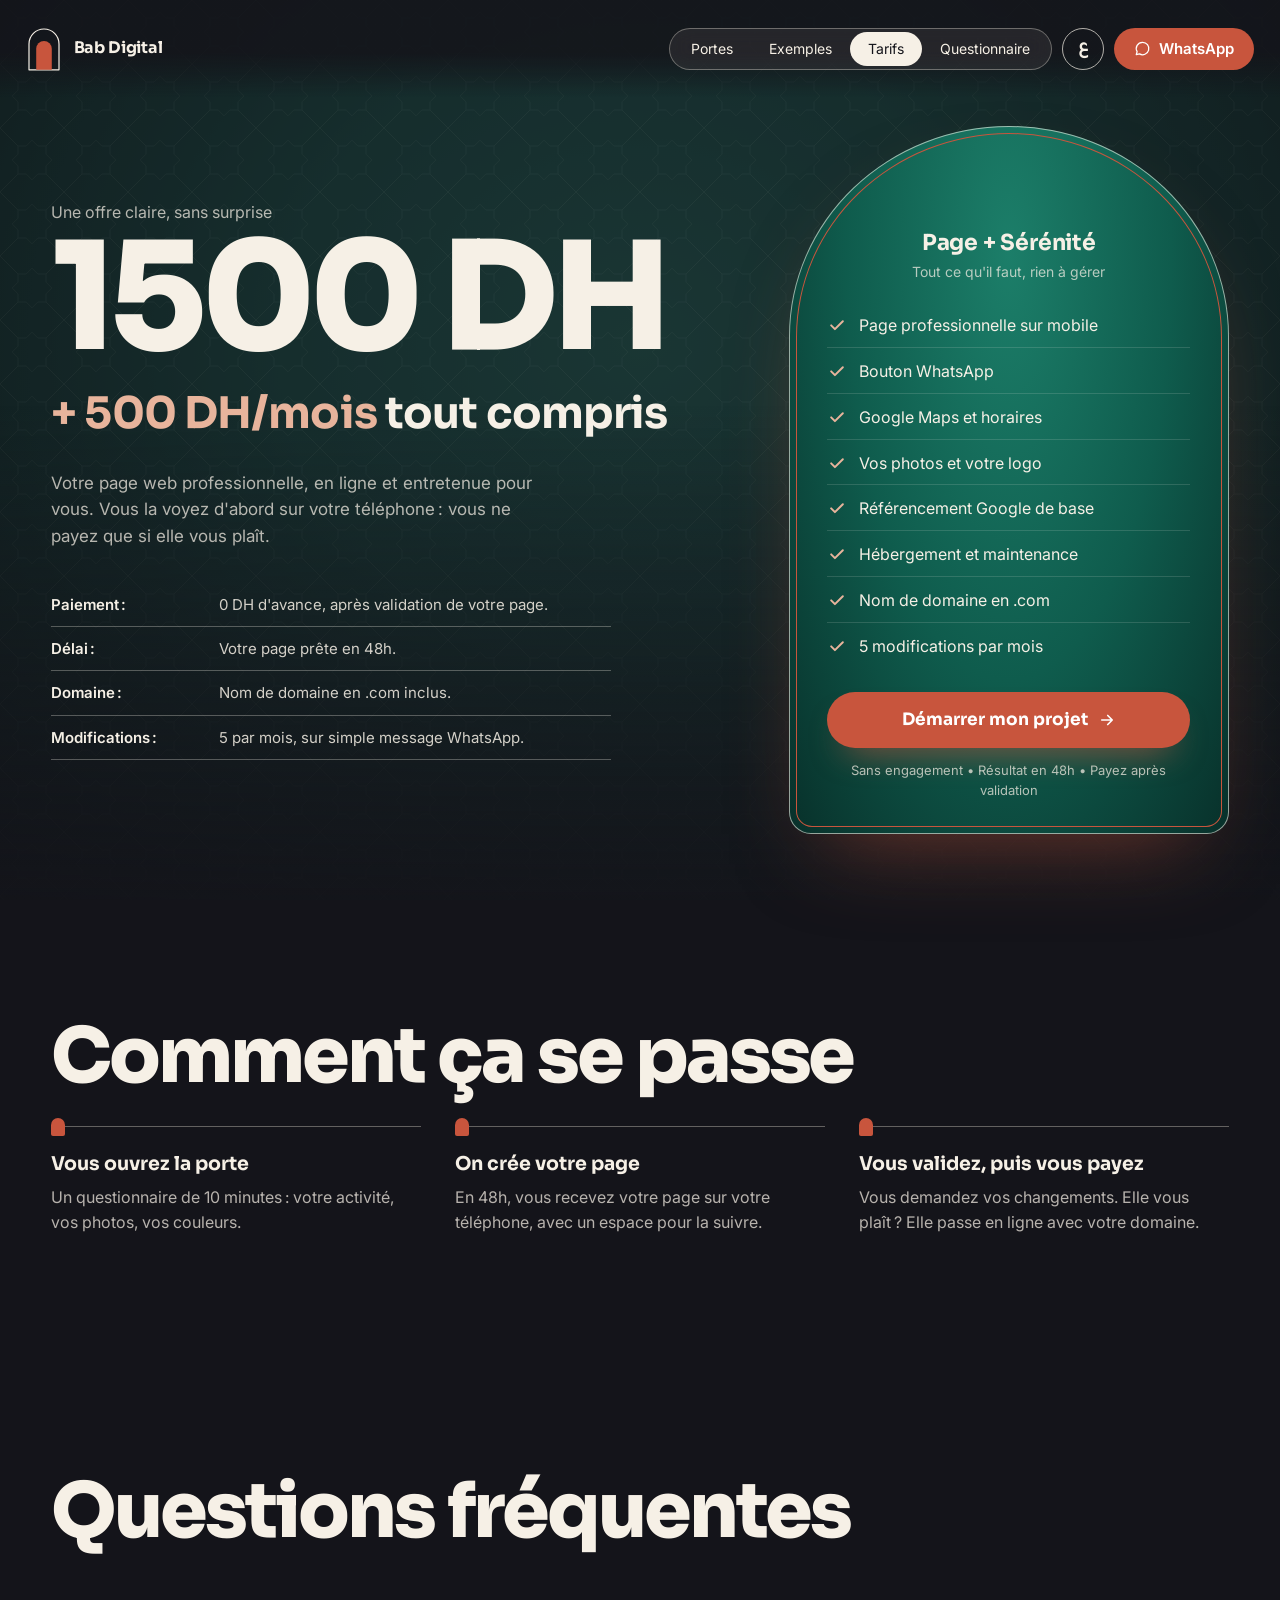
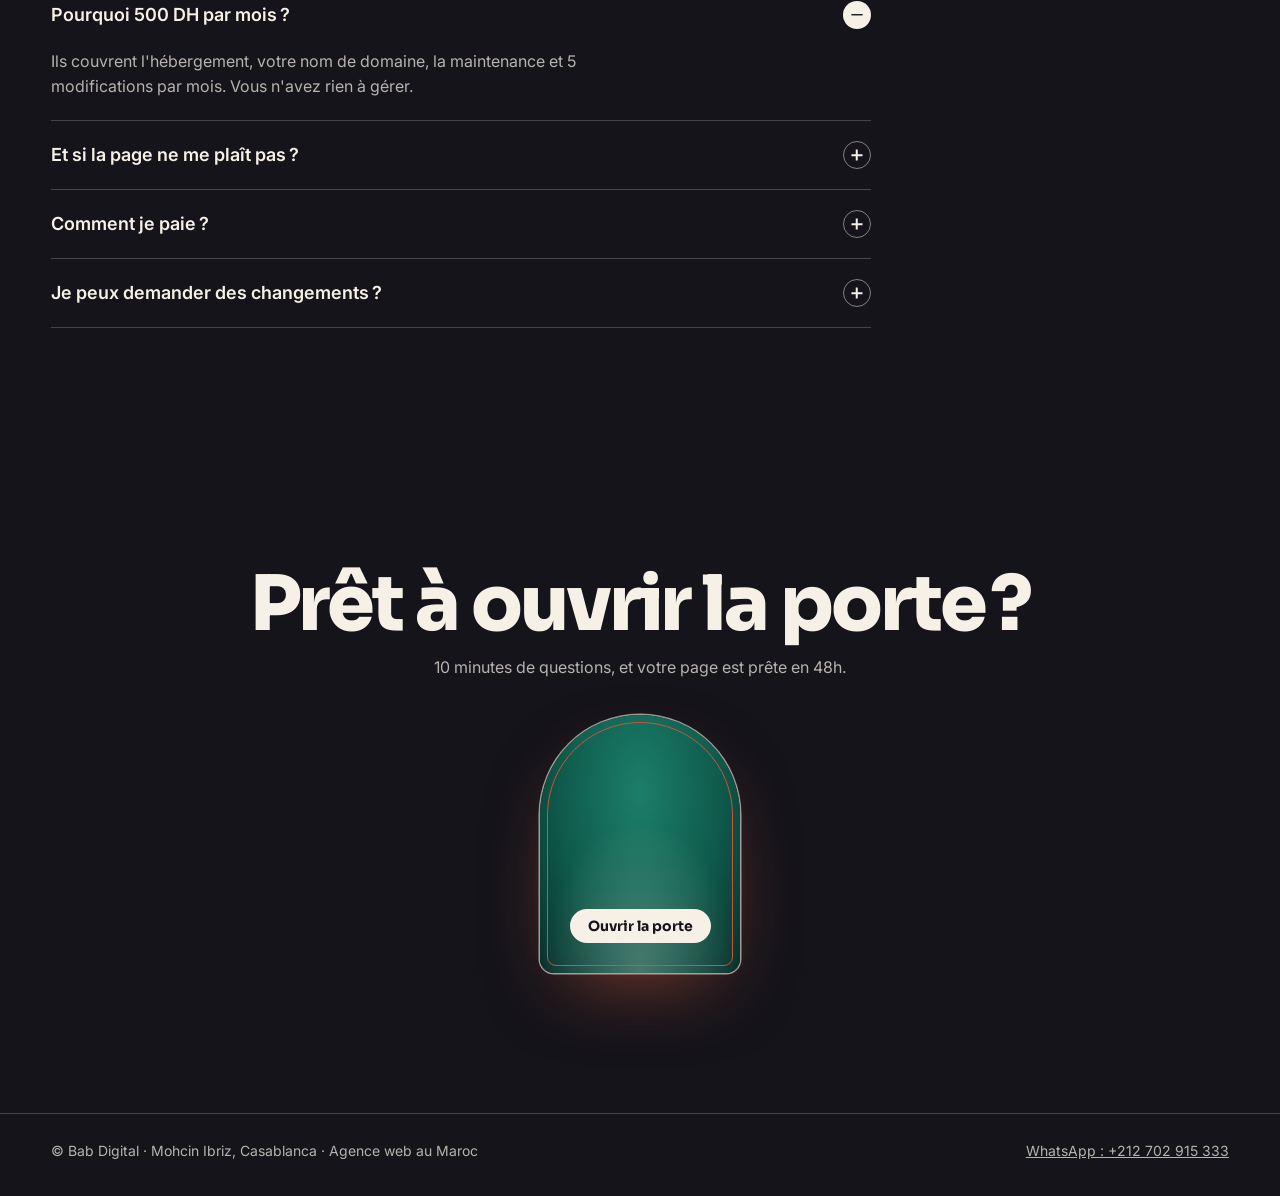
<file: portes/tarifs/index.html>
<!doctype html>
<html lang="fr" dir="ltr">
<head>
<meta charset="utf-8">
<meta name="viewport" content="width=device-width,initial-scale=1,viewport-fit=cover">
<title>Tarifs — Bab Digital</title>
<meta name="description" content="Une offre claire : votre page web à 1500 DH puis 500 DH/mois tout compris (hébergement, domaine .com, maintenance, 5 modifications par mois). 0 DH d'avance.">
<link rel="canonical" href="https://www.bab-digital.com/tarifs/">
<meta property="og:type" content="website">
<meta property="og:url" content="https://www.bab-digital.com/tarifs/">
<meta property="og:site_name" content="Bab Digital">
<meta property="og:image" content="https://www.bab-digital.com/og-image.png">
<meta property="og:image:type" content="image/png">
<meta property="og:image:width" content="1200">
<meta property="og:image:height" content="630">
<meta property="og:image:alt" content="Bab Digital — Ouvrez la porte à vos clients">
<meta name="twitter:card" content="summary_large_image">
<meta property="og:title" content="Tarifs — Bab Digital">
<meta property="og:description" content="1500 DH + 500 DH/mois, tout compris. Vous payez seulement après validation de votre page.">
<meta name="theme-color" content="#14141A">
<link rel="icon" href="/favicon.ico" sizes="48x48">
<link rel="icon" href="/favicon.svg" type="image/svg+xml">
<link rel="icon" href="/favicon-192.png" type="image/png" sizes="192x192">
<link rel="apple-touch-icon" href="/apple-touch-icon.png">
<link rel="preconnect" href="https://fonts.googleapis.com">
<link rel="preconnect" href="https://fonts.gstatic.com" crossorigin>
<link rel="stylesheet" href="https://fonts.googleapis.com/css2?family=Inter:wght@400;600&family=Sora:wght@300;700;800&family=Tajawal:wght@400;700&display=swap">
<link rel="prefetch" href="https://www.bab-digital.com/questionnaire/">
<style>
:root{
  --ink:#14141A;--cream:#F6F0E6;--green:#0F5C4D;--terracotta:#C8553D;--tint:#E3ECE5;
  --line:rgba(246,240,230,.22);--soft:rgba(246,240,230,.72);
  --edge:clamp(18px,2vw,28px);
  --ease-out:cubic-bezier(.22,1,.36,1);--ease-expo:cubic-bezier(.16,1,.3,1);
  font-family:Inter,system-ui,sans-serif;font-synthesis:none;-webkit-text-size-adjust:100%;color-scheme:dark;
}
*,*::before,*::after{box-sizing:border-box}
html{background:var(--ink);scroll-behavior:smooth}
body{margin:0;min-height:100vh;color:var(--cream);font-size:16px;line-height:1.55;
  -webkit-font-smoothing:antialiased;overflow-x:hidden}
html[lang="ar"]{font-family:Tajawal,system-ui,sans-serif}
:focus-visible{outline:2px solid var(--cream);outline-offset:4px}
.has-cursor,.has-cursor body,.has-cursor a,.has-cursor button,.has-cursor summary{cursor:none}
a{color:inherit}

/* backdrop: same green radial + zellige + bottom shade as the door page */
.bg{position:fixed;inset:0;z-index:-3;opacity:.38;filter:saturate(.8);
  background:radial-gradient(ellipse at 50% 38%,#17735F 0%,var(--green) 40%,#06231D 100%)}
.zl{position:fixed;inset:0;z-index:-2;pointer-events:none;opacity:.04;
  background-image:url("data:image/svg+xml,%3Csvg xmlns='http://www.w3.org/2000/svg' width='64' height='64' viewBox='0 0 64 64'%3E%3Cg fill='none' stroke='%23F6F0E6' stroke-width='1'%3E%3Cpath d='M51.8 32 46 37.8V46h-8.2L32 51.8 26.2 46H18v-8.2L12.2 32 18 26.2V18h8.2L32 12.2 37.8 18H46v8.2z'/%3E%3Cpath d='M46 46l18 18M18 46 0 64M18 18 0 0M46 18 64 0'/%3E%3C/g%3E%3C/svg%3E");background-size:64px 64px}
.sh{position:fixed;inset:0;z-index:-1;pointer-events:none;background:linear-gradient(to bottom,rgba(20,20,26,0) 45%,rgba(20,20,26,.9) 100%)}

/* header (identical to the door page) */
.header{position:fixed;top:0;left:0;right:0;z-index:30;display:flex;align-items:center;justify-content:space-between;gap:16px;
  padding:var(--edge);background:linear-gradient(rgba(20,20,26,.85) 55%,rgba(20,20,26,0));animation:reveal-down .9s var(--ease-out) .05s both}
.brand{display:inline-flex;align-items:center;gap:12px;min-height:46px;text-decoration:none;font-family:Sora,Inter,sans-serif;font-weight:700;font-size:16px;letter-spacing:-.01em;white-space:nowrap}
.brand svg{width:36px;height:45px;flex:none}
html[lang="ar"] .brand{font-family:Tajawal,sans-serif;font-size:18px;letter-spacing:0}
.header-actions{display:flex;align-items:center;gap:10px}
.nav{display:flex;align-items:center;height:42px;padding:3px;border:1px solid rgba(246,240,230,.35);border-radius:999px;
  background:rgba(246,240,230,.08);-webkit-backdrop-filter:blur(12px);backdrop-filter:blur(12px)}
.nav a{display:inline-flex;align-items:center;height:34px;padding:8px 18px;border-radius:999px;color:var(--cream);text-decoration:none;font-size:14px;white-space:nowrap;transition:background-color .25s,color .25s}
.nav a:hover{background:rgba(246,240,230,.12)}
.nav a.active{background:var(--cream);color:var(--ink)}
.lang{display:grid;place-items:center;width:42px;height:42px;padding:0;border-radius:50%;border:1px solid rgba(246,240,230,.7);background:transparent;color:var(--cream);font:700 19px/1 Tajawal,sans-serif;transition:background-color .25s,color .25s}
.lang:hover{background:var(--cream);color:var(--ink)}
.lang:lang(fr){font:600 13px/1 Inter,sans-serif;letter-spacing:.04em}
.wa-btn{display:inline-flex;align-items:center;gap:8px;height:42px;padding:0 20px;border-radius:999px;background:var(--terracotta);color:#fff;font:600 15px/1 Inter,sans-serif;text-decoration:none;white-space:nowrap;transition:filter .25s}
.wa-btn:hover{filter:brightness(1.08)}
.wa-btn svg{width:17px;height:17px}
html[lang="ar"] .nav a,html[lang="ar"] .wa-btn{font-family:Tajawal,sans-serif;font-size:15px}

.wrap{width:min(1180px,100% - 2*clamp(18px,4vw,58px));margin-inline:auto}

/* hero: giant price + arch card */
.hero{min-height:100vh;min-height:100svh;display:grid;align-items:center;padding:120px 0 60px}
.hero-in{display:grid;gap:56px;align-items:center}
@media(min-width:960px){.hero-in{grid-template-columns:minmax(0,1fr) minmax(0,440px)}.price{font-size:min(10.5vw,168px)}}
.kicker{margin:0 0 10px;color:var(--soft);font-size:16px}
.price{margin:0;font-family:Sora,Inter,sans-serif;font-weight:800;font-size:clamp(72px,17vw,150px);line-height:.85;letter-spacing:-.045em;white-space:nowrap}
.price-add{margin:18px 0 0;font-family:Sora,Inter,sans-serif;font-weight:700;font-size:clamp(26px,3.4vw,44px);letter-spacing:-.02em}
.price-add span{color:#E8B49C}
.lede{max-width:46ch;margin:22px 0 0;color:var(--soft);font-size:17px}
html[lang="ar"] .price,html[lang="ar"] .price-add{font-family:Tajawal,sans-serif;letter-spacing:0}
html[lang="ar"] .price{line-height:1}

.facts{margin:34px 0 0;max-width:560px}
.fact{display:grid;grid-template-columns:150px 1fr;gap:18px;padding:10px 0;border-bottom:1px solid rgba(246,240,230,.3);font-size:15px}
.fact dt{font-weight:600}
.fact dd{margin:0;opacity:.85}

/* the arch card */
.arch{position:relative;padding:clamp(70px,10vw,104px) clamp(26px,3vw,40px) 34px;border-radius:50% 50% 22px 22px/ 210px 210px 22px 22px;
  background:radial-gradient(ellipse at 50% 18%,#1C7E69,var(--green) 52%,#08302A);box-shadow:0 40px 90px -40px rgba(200,85,61,.55);isolation:isolate}
.arch::before{content:"";position:absolute;inset:0;border-radius:inherit;border:1.5px solid rgba(246,240,230,.6);pointer-events:none}
.arch::after{content:"";position:absolute;inset:7px;border-radius:50% 50% 16px 16px/ 204px 204px 16px 16px;border:1px solid var(--terracotta);pointer-events:none}
.arch .zl-in{position:absolute;inset:0;border-radius:inherit;z-index:-1;opacity:.08;background-image:inherit}
.arch h2{margin:0 0 4px;text-align:center;font:700 22px/1.2 Sora,Inter,sans-serif;letter-spacing:-.01em}
.arch .sub{margin:0 0 22px;text-align:center;color:var(--soft);font-size:14px}
html[lang="ar"] .arch h2{font-family:Tajawal,sans-serif;font-size:24px}
.inc{list-style:none;margin:0;padding:0;display:grid;gap:2px}
.inc li{display:flex;gap:12px;align-items:flex-start;padding:9px 0;border-bottom:1px solid rgba(246,240,230,.14)}
.inc li:last-child{border-bottom:0}
.inc svg{flex:none;width:20px;height:20px;margin-top:2px;color:#E8B49C}
.cta{display:flex;align-items:center;justify-content:center;gap:10px;width:100%;min-height:56px;margin-top:24px;padding:0 24px;border-radius:999px;border:0;
  background:var(--terracotta);color:#fff;font:700 17px/1 Sora,Inter,sans-serif;text-decoration:none;box-shadow:0 18px 34px -18px rgba(200,85,61,.9);transition:filter .25s,transform .2s}
.cta:hover{filter:brightness(1.08)}
.cta:active{transform:scale(.98)}
[dir=rtl] .cta svg{transform:scaleX(-1)}
html[lang="ar"] .cta{font-family:Tajawal,sans-serif;font-size:19px}
.trust{margin:12px 0 0;text-align:center;font-size:13px;color:var(--soft)}

/* examples */
#exemples{scroll-margin-top:72px}
.ex-note{margin:-18px 0 30px;max-width:56ch;color:var(--soft)}
.ex-grid{display:grid;gap:16px;grid-template-columns:repeat(2,minmax(0,1fr))}
@media(min-width:900px){.ex-grid{grid-template-columns:repeat(3,minmax(0,1fr));gap:22px}}
.ex{position:relative;display:block;overflow:hidden;border-radius:18px;border:1px solid var(--line);background:rgba(246,240,230,.06);text-decoration:none;transition:transform .4s var(--ease-out),border-color .3s}
.ex:hover{transform:translateY(-4px);border-color:rgba(246,240,230,.6)}
.ex img{display:block;width:100%;height:auto;aspect-ratio:4/5;object-fit:cover;background:var(--cream)}
.ex .tx{display:block;padding:12px 14px 15px}
.ex b{display:block;font:700 16px/1.25 Sora,Inter,sans-serif}
html[lang="ar"] .ex b{font-family:Sora,Tajawal,sans-serif}
.ex small{display:block;margin-top:2px;color:var(--soft);font-size:13px}
.ex .pill{position:absolute;top:10px;inset-inline-start:10px;padding:5px 10px;border-radius:999px;background:rgba(20,20,26,.82);font-size:12px;font-weight:600}
.alt[hidden]{display:none}
.alt{display:block;margin-top:12px;text-align:center;font-size:14px;color:var(--soft)}
@media(max-width:380px){.ex b{font-size:14px}.ex .tx{padding:10px 11px 12px}}

/* sections */
.sec{padding:clamp(70px,10vw,120px) 0}
.sec-title{margin:0 0 34px;font:800 clamp(38px,6vw,76px)/.95 Sora,Inter,sans-serif;letter-spacing:-.04em}
html[lang="ar"] .sec-title{font-family:Tajawal,sans-serif;letter-spacing:0;line-height:1.15}
.steps{display:grid;gap:28px;counter-reset:s}
@media(min-width:820px){.steps{grid-template-columns:repeat(3,1fr);gap:34px}}
.step{position:relative;padding-top:26px;border-top:1px solid rgba(246,240,230,.35)}
.step b{display:block;margin-bottom:8px;font:700 19px/1.25 Sora,Inter,sans-serif}
html[lang="ar"] .step b{font-family:Tajawal,sans-serif;font-size:21px}
.step p{margin:0;color:var(--soft)}
.step .door{position:absolute;top:-9px;inset-inline-start:0;width:14px;height:18px;border-radius:7px 7px 2px 2px;background:var(--terracotta)}

.faq{max-width:820px}
.faq details{border-bottom:1px solid var(--line)}
.faq summary{list-style:none;display:flex;justify-content:space-between;gap:20px;align-items:center;padding:20px 0;font:600 18px/1.35 Inter,sans-serif}
html[lang="ar"] .faq summary{font-family:Tajawal,sans-serif;font-size:19px}
.faq summary::-webkit-details-marker{display:none}
.faq summary i{flex:none;width:28px;height:28px;border-radius:50%;border:1px solid rgba(246,240,230,.5);position:relative;transition:transform .35s var(--ease-out),background-color .25s}
.faq summary i::before,.faq summary i::after{content:"";position:absolute;left:50%;top:50%;width:11px;height:1.5px;background:currentColor;translate:-50% -50%}
.faq summary i::after{rotate:90deg;transition:rotate .35s var(--ease-out)}
.faq details[open] summary i{background:var(--cream);color:var(--ink)}
.faq details[open] summary i::after{rotate:0deg}
.faq p{margin:0 0 22px;max-width:62ch;color:var(--soft)}

/* final door */
.final{text-align:center;padding-bottom:clamp(90px,12vw,140px)}
.final .sec-title{margin-bottom:14px}
.final p{margin:0 auto 36px;max-width:44ch;color:var(--soft)}
.mini-door{position:relative;display:inline-grid;place-items:end center;width:200px;height:258px;padding-bottom:30px;text-decoration:none;
  border-radius:100px 100px 14px 14px;background:radial-gradient(ellipse at 50% 30%,#1C7E69,var(--green) 55%,#08302A);
  box-shadow:0 0 0 1.5px rgba(246,240,230,.6),0 30px 80px -30px rgba(200,85,61,.7);transition:transform .5s var(--ease-out),box-shadow .4s}
.mini-door::after{content:"";position:absolute;inset:7px;border-radius:93px 93px 9px 9px;border:1px solid var(--terracotta);pointer-events:none}
.mini-door span{position:relative;z-index:1;padding:10px 18px;border-radius:999px;background:var(--cream);color:var(--ink);font:700 14px/1 Sora,Inter,sans-serif;white-space:nowrap}
html[lang="ar"] .mini-door span{font-family:Tajawal,sans-serif;font-size:16px}
.mini-door:hover{transform:translateY(-6px);box-shadow:0 0 0 1.5px rgba(246,240,230,.9),0 40px 90px -30px rgba(200,85,61,.9)}
.mini-door .glow{position:absolute;inset:auto 0 0;height:60%;border-radius:0 0 14px 14px;background:radial-gradient(ellipse at 50% 100%,rgba(246,240,230,.25),transparent 70%)}

/* door-open transition */
.opener{position:fixed;z-index:80;pointer-events:none;border-radius:100px 100px 14px 14px;background:radial-gradient(ellipse at 50% 30%,#1C7E69,var(--green) 55%,#08302A);
  transition:all 1s cubic-bezier(.65,0,.35,1)}
.ink-fade{position:fixed;inset:0;z-index:90;background:var(--ink);opacity:0;pointer-events:none;transition:opacity .35s ease}
.ink-fade.on{opacity:1}

.foot{border-top:1px solid var(--line);padding:26px 0 34px;font-size:14px;color:var(--soft)}
.foot .wrap{display:flex;flex-wrap:wrap;justify-content:space-between;gap:12px}

/* reveals */
.rv{opacity:0;transform:translateY(18px);filter:blur(8px);transition:opacity .8s var(--ease-out),transform .9s var(--ease-out),filter .8s var(--ease-out);transition-delay:var(--d,0s)}
.rv.in{opacity:1;transform:none;filter:none}
.price.rv{transform:translateY(42px);filter:blur(12px);transition-duration:1.05s}
.price.rv.in{transform:none;filter:none}
@keyframes reveal-down{from{opacity:0;transform:translateY(-16px);filter:blur(8px)}to{opacity:1;transform:none;filter:none}}

/* cursor */
.custom-cursor{position:fixed;inset:0;z-index:95;pointer-events:none;opacity:0;transition:opacity .3s}
.custom-cursor.is-visible{opacity:1}
.cursor-dot,.cursor-orbit,.cursor-label{position:absolute;left:0;top:0;will-change:transform}
.cursor-dot{width:12px;height:12px;margin:-6px 0 0 -6px;border-radius:50%;background:var(--cream)}
.cursor-orbit{width:36px;height:36px;margin:-18px 0 0 -18px;border-radius:50%;border:1px solid var(--cream);background:rgba(246,240,230,.25);transition:scale .35s var(--ease-out),background-color .3s}
.custom-cursor.is-link .cursor-orbit{scale:1.3;background:rgba(246,240,230,.12)}
.custom-cursor.is-door .cursor-orbit{scale:1.16;background:rgba(200,85,61,.35)}
.cursor-label{translate:-50% 0;padding:7px 11px;border-radius:999px;background:rgba(20,20,26,.8);font:600 12px/1 Inter,sans-serif;letter-spacing:.1em;text-transform:uppercase;white-space:nowrap;opacity:0;transition:opacity .3s}
html[lang="ar"] .cursor-label{font:700 14px/1 Tajawal,sans-serif;letter-spacing:0}
.custom-cursor.is-door .cursor-label{opacity:1}
@media (hover:none),(pointer:coarse){.custom-cursor{display:none}}

@media(max-width:900px){.nav{display:none}}
@media(max-width:640px){
  .fact{grid-template-columns:104px 1fr;gap:12px;font-size:14px}
  .arch{border-radius:50% 50% 18px 18px/150px 150px 18px 18px}
  .arch::after{border-radius:50% 50% 12px 12px/144px 144px 12px 12px}
  .mob-nav{display:flex}
}
.mob-nav{display:none;gap:10px;margin-top:26px}
.mob-nav a{flex:1;display:inline-flex;justify-content:center;align-items:center;min-height:46px;border-radius:999px;border:1px solid rgba(246,240,230,.4);text-decoration:none;font-weight:600;font-size:14px}
@media(max-width:380px){.wa-btn{padding:0 13px;font-size:14px}.brand{font-size:15px}}
@media(prefers-reduced-motion:reduce){*,*::before,*::after{animation-duration:1ms!important;transition-duration:1ms!important}.rv{opacity:1;transform:none;filter:none}}
</style>
</head>
<body>
<div class="bg" aria-hidden="true"></div><div class="zl" aria-hidden="true"></div><div class="sh" aria-hidden="true"></div>

<header class="header">
  <a class="brand" href="../" aria-label="Bab Digital">
    <svg viewBox="0 0 120 150" aria-hidden="true"><path d="M10 146V60a50 50 0 0 1 100 0v86z" fill="none" stroke="#F6F0E6" stroke-width="4" stroke-linejoin="round"/><path d="M34 146V76a26 26 0 0 1 52 0v70z" fill="#C8553D"/></svg>
    <span data-t="brand">Bab Digital</span>
  </a>
  <div class="header-actions">
    <nav class="nav" aria-label="Navigation">
      <a href="../" data-t="nav0">Portes</a>
      <a href="../exemples/" data-t="navEx">Exemples</a>
      <a class="active" href="./" aria-current="page" data-t="nav1">Tarifs</a>
      <a href="https://www.bab-digital.com/questionnaire/" data-t="nav2">Questionnaire</a>
    </nav>
    <button class="lang" type="button" id="lang-btn" lang="ar" aria-label="النسخة العربية">ع</button>
    <a class="wa-btn" href="https://wa.me/212702915333?text=SITE" target="_blank" rel="noopener">
      <svg viewBox="0 0 24 24" aria-hidden="true"><path d="M12 3.2a8.8 8.8 0 0 0-7.6 13.2L3.2 20.8l4.5-1.2A8.8 8.8 0 1 0 12 3.2Z" fill="none" stroke="currentColor" stroke-width="1.8" stroke-linejoin="round"/></svg>
      <span data-t="wa">WhatsApp</span>
    </a>
  </div>
</header>

<main>
  <section class="hero">
    <div class="wrap hero-in">
      <div>
        <p class="kicker rv" data-t="kicker">Une offre claire, sans surprise</p>
        <h1 class="price rv" style="--d:.08s" data-t="price">1500 DH</h1>
        <p class="price-add rv" style="--d:.2s"><span data-t="monthly">+ 500 DH/mois</span> <bdi data-t="all">tout compris</bdi></p>
        <p class="lede rv" style="--d:.3s" data-t="lede">Votre page web professionnelle, en ligne et entretenue pour vous. Vous la voyez d'abord sur votre téléphone : vous ne payez que si elle vous plaît.</p>
        <dl class="facts" id="facts"></dl>
        <div class="mob-nav"><a href="../exemples/" data-t="navEx">Exemples</a><a href="https://www.bab-digital.com/questionnaire/" data-t="nav2">Questionnaire</a></div>
      </div>
      <aside class="arch rv" style="--d:.25s" aria-labelledby="arch-title">
        <h2 id="arch-title" data-t="planName">Page + Sérénité</h2>
        <p class="sub" data-t="planSub">Tout ce qu'il faut, rien à gérer</p>
        <ul class="inc" id="inc"></ul>
        <a class="cta door-link" href="https://www.bab-digital.com/questionnaire/"><span data-t="cta">Démarrer mon projet</span><svg viewBox="0 0 24 24" width="18" height="18" aria-hidden="true"><path d="M5 12h14M13 6l6 6-6 6" fill="none" stroke="currentColor" stroke-width="2.2" stroke-linecap="round" stroke-linejoin="round"/></svg></a>
        <a class="alt" id="alt-q" href="https://www.bab-digital.com/questionnaire/" hidden data-t="altQ">ou remplir le questionnaire (10 min)</a>
        <p class="trust" data-t="trust">Sans engagement • Résultat en 48h • Payez après validation</p>
      </aside>
    </div>
  </section>

  <section class="sec" aria-labelledby="how-title">
    <div class="wrap">
      <h2 class="sec-title rv" id="how-title" data-t="howTitle">Comment ça se passe</h2>
      <div class="steps" id="steps"></div>
    </div>
  </section>

  <section class="sec" aria-labelledby="faq-title">
    <div class="wrap">
      <h2 class="sec-title rv" id="faq-title" data-t="faqTitle">Questions fréquentes</h2>
      <div class="faq" id="faq"></div>
    </div>
  </section>

  <section class="sec final" aria-labelledby="final-title">
    <div class="wrap">
      <h2 class="sec-title rv" id="final-title" data-t="finalTitle">Prêt à ouvrir la porte ?</h2>
      <p class="rv" style="--d:.1s" data-t="finalText">10 minutes de questions, et votre page est prête en 48h.</p>
      <a class="mini-door door-link rv" style="--d:.2s" href="https://www.bab-digital.com/questionnaire/" aria-label="Ouvrir le questionnaire"><i class="glow"></i><span data-t="door">Ouvrir la porte</span></a>
    </div>
  </section>
</main>

<footer class="foot"><div class="wrap"><span>© Bab Digital · <span data-t="agency">Agence web au Maroc</span></span><a href="https://wa.me/212702915333" target="_blank" rel="noopener">WhatsApp : +212 702 915 333</a></div></footer>

<div class="custom-cursor" aria-hidden="true"><span class="cursor-orbit"></span><span class="cursor-dot"></span><span class="cursor-label" data-t="cursor">Ouvrir</span></div>
<div class="ink-fade" aria-hidden="true"></div>

<script>
(() => {
'use strict';
const L = s => '⁨' + s + '⁩';
const CHECK = '<svg viewBox="0 0 24 24" aria-hidden="true"><path d="M5 12.5l4.5 4.5L19 7.5" fill="none" stroke="currentColor" stroke-width="2.4" stroke-linecap="round" stroke-linejoin="round"/></svg>';
const t = {
  fr: {
    doc: 'Tarifs — Bab Digital', brand: 'Bab Digital', nav0: 'Portes', navEx: 'Exemples', nav1: 'Tarifs', nav2: 'Questionnaire', wa: 'WhatsApp',
    lang: 'ع', langLabel: 'النسخة العربية', langAttr: 'ar',
    kicker: 'Une offre claire, sans surprise', price: '1500 DH', monthly: '+ 500 DH/mois', all: 'tout compris',
    lede: 'Votre page web professionnelle, en ligne et entretenue pour vous. Vous la voyez d\'abord sur votre téléphone : vous ne payez que si elle vous plaît.',
    facts: [['Paiement :', '0 DH d\'avance, après validation de votre page.'], ['Délai :', 'Votre page prête en 48h.'], ['Domaine :', 'Nom de domaine en .com inclus.'], ['Modifications :', '5 par mois, sur simple message WhatsApp.']],
    planName: 'Page + Sérénité', planSub: 'Tout ce qu\'il faut, rien à gérer',
    inc: ['Page professionnelle sur mobile', 'Bouton WhatsApp', 'Google Maps et horaires', 'Vos photos et votre logo', 'Référencement Google de base', 'Hébergement et maintenance', 'Nom de domaine en .com', '5 modifications par mois'],
    cta: 'Démarrer mon projet', trust: 'Sans engagement • Résultat en 48h • Payez après validation',
    ctaAd: 'Écrivez-nous sur WhatsApp', altQ: 'ou remplir le questionnaire (10 min)',
    howTitle: 'Comment ça se passe',
    steps: [['Vous ouvrez la porte', 'Un questionnaire de 10 minutes : votre activité, vos photos, vos couleurs.'], ['On crée votre page', 'En 48h, vous recevez votre page sur votre téléphone, avec un espace pour la suivre.'], ['Vous validez, puis vous payez', 'Vous demandez vos changements. Elle vous plaît ? Elle passe en ligne avec votre domaine.']],
    faqTitle: 'Questions fréquentes',
    faq: [['Pourquoi 500 DH par mois ?', 'Ils couvrent l\'hébergement, votre nom de domaine, la maintenance et 5 modifications par mois. Vous n\'avez rien à gérer.'], ['Et si la page ne me plaît pas ?', 'Vous ne payez rien. Vous voyez la page d\'abord, et vous ne réglez qu\'après validation.'], ['Comment je paie ?', 'Par virement bancaire ou transfert d\'argent, une fois votre page validée.'], ['Je peux demander des changements ?', 'Oui : 5 modifications par mois (textes, prix, horaires, photos). Une nouvelle section se fait sur devis.']],
    finalTitle: 'Prêt à ouvrir la porte ?', finalText: '10 minutes de questions, et votre page est prête en 48h.', door: 'Ouvrir la porte', doorLabel: 'Ouvrir le questionnaire',
    agency: 'Mohcin Ibriz, Casablanca · Agence web au Maroc', cursor: 'Ouvrir'
  },
  /* AR — à faire relire */
  ar: {
    doc: 'الأسعار — باب ديجيتال', brand: 'باب ديجيتال', nav0: 'الأبواب', navEx: 'أمثلة', nav1: 'الأسعار', nav2: 'الاستبيان', wa: 'واتساب',
    lang: 'FR', langLabel: 'Version française', langAttr: 'fr',
    kicker: 'عرض واضح، بلا مفاجآت', price: '1500 درهم', monthly: '+ 500 درهم في الشهر', all: 'كل شيء مشمول',
    lede: 'صفحتك المهنية على الإنترنت، منشورة ومُعتنى بها من أجلك. تراها أولًا على هاتفك: لا تدفع إلا إذا أعجبتك.',
    facts: [['الدفع:', '0 درهم مسبقًا، بعد موافقتك على الصفحة.'], ['المدة:', 'صفحتك جاهزة في 48 ساعة.'], ['الدومين:', `دومين ${L('.com')} مشمول.`], ['التعديلات:', '5 تعديلات في الشهر، برسالة واتساب.']],
    planName: `الصفحة + ${L('Sérénité')}`, planSub: 'كل ما تحتاجه، بلا أي متابعة منك',
    inc: ['صفحة مهنية على الهاتف', 'زر واتساب', 'خرائط Google وأوقات العمل', 'صورك وشعارك', 'ظهور أساسي في Google', 'الاستضافة والصيانة', `دومين ${L('.com')}`, '5 تعديلات في الشهر'],
    cta: 'ابدأ مشروعي', trust: 'بلا التزام • النتيجة في 48 ساعة • تدفع بعد الموافقة',
    ctaAd: 'راسلنا على واتساب', altQ: 'أو املأ الاستبيان (10 دقائق)',
    howTitle: 'كيف تسير الأمور',
    steps: [['تفتح الباب', 'استبيان في 10 دقائق: نشاطك، صورك، ألوانك.'], ['نصمم صفحتك', 'في 48 ساعة تصلك صفحتك على هاتفك، مع فضاء لمتابعتها.'], ['توافق ثم تدفع', 'تطلب التعديلات. أعجبتك؟ تُنشر بدومينك.']],
    faqTitle: 'أسئلة متكررة',
    faq: [['لماذا 500 درهم في الشهر؟', 'تغطي الاستضافة والدومين والصيانة و5 تعديلات في الشهر. لا شيء عليك تتبعه.'], ['وإذا لم تعجبني الصفحة؟', 'لا تدفع شيئًا. ترى الصفحة أولًا ولا تدفع إلا بعد الموافقة.'], ['كيف أدفع؟', 'بتحويل بنكي أو تحويل مالي، بعد موافقتك على الصفحة.'], ['هل يمكنني طلب تعديلات؟', 'نعم: 5 تعديلات في الشهر (نصوص، أسعار، أوقات، صور). قسم جديد يكون حسب عرض سعر.']],
    finalTitle: 'جاهز لفتح الباب؟', finalText: '10 دقائق من الأسئلة، وصفحتك جاهزة في 48 ساعة.', door: 'افتح الباب', doorLabel: 'افتح الاستبيان',
    agency: `${L('Mohcin Ibriz')}، الدار البيضاء · وكالة ويب في المغرب`, cursor: 'افتح'
  }
};
const frType = s => s.replace(/ ([:;?!»])/g, ' $1').replace(/(\d) (DH|min)/g, '$1 $2').replace(/\+ (\d)/g, '+ $1');
const html = document.documentElement;
let lang = 'fr';
const AD_MSG = 'Bonjour Bab Digital, j\'ai vu votre publicité. Je veux ma page web.';
let isAd = false;
try {
  const q0 = new URLSearchParams(location.search);
  if (['fbclid', 'ttclid', 'gclid', 'utm_source'].some(k => q0.has(k)) || q0.get('src') === 'ad') sessionStorage.setItem('bab-ad', '1');
  isAd = sessionStorage.getItem('bab-ad') === '1';
} catch (err) { /* storage blocked */ }

const tx = s => lang === 'fr' ? frType(s) : s;
const $ = id => document.getElementById(id);
const esc = s => s.replace(/[&<>"]/g, c => ({ '&': '&amp;', '<': '&lt;', '>': '&gt;', '"': '&quot;' }[c]));

function apply() {
  const s = t[lang];
  document.title = s.doc;
  document.querySelectorAll('[data-t]').forEach(el => { const v = s[el.dataset.t]; if (typeof v === 'string') el.textContent = tx(v); });
  const lb = $('lang-btn'); lb.textContent = s.lang; lb.lang = s.langAttr; lb.setAttribute('aria-label', s.langLabel);
  document.querySelector('.mini-door').setAttribute('aria-label', s.doorLabel);
  $('facts').innerHTML = s.facts.map(([k, v], i) => `<div class="fact rv" style="--d:${.36 + i * .12}s"><dt>${esc(tx(k))}</dt><dd>${esc(tx(v))}</dd></div>`).join('');
  $('inc').innerHTML = s.inc.map(v => `<li>${CHECK}<span>${esc(tx(v))}</span></li>`).join('');
  $('steps').innerHTML = s.steps.map(([a, b], i) => `<div class="step rv" style="--d:${i * .12}s"><i class="door" aria-hidden="true"></i><b>${esc(tx(a))}</b><p>${esc(tx(b))}</p></div>`).join('');
  $('faq').innerHTML = s.faq.map(([q, a], i) => `<details class="rv" style="--d:${i * .08}s"${i === 0 ? ' open' : ''}><summary>${esc(tx(q))}<i aria-hidden="true"></i></summary><p>${esc(tx(a))}</p></details>`).join('');
  if (isAd) {
    const c = document.querySelector('.cta');
    c.classList.remove('door-link'); c.href = 'https://wa.me/212702915333?text=' + encodeURIComponent(AD_MSG); c.target = '_blank'; c.rel = 'noopener';
    c.querySelector('span').textContent = s.ctaAd;
    $('alt-q').hidden = false;
    document.querySelector('.wa-btn').href = c.href;
  }
  observe();
}
function setLang(l) {
  lang = l; html.lang = l; html.dir = l === 'ar' ? 'rtl' : 'ltr';
  try { localStorage.setItem('bab-lang', l); } catch (e) { /* storage blocked */ }
  apply();
}
let io;
function observe() {
  if (!('IntersectionObserver' in window)) { document.querySelectorAll('.rv').forEach(el => el.classList.add('in')); return; }
  io = io || new IntersectionObserver(es => es.forEach(e => { if (e.isIntersecting) { e.target.classList.add('in'); io.unobserve(e.target); } }), { rootMargin: '0px 0px -8% 0px' });
  document.querySelectorAll('.rv:not(.in)').forEach(el => io.observe(el));
}
$('lang-btn').addEventListener('click', () => setLang(lang === 'fr' ? 'ar' : 'fr'));

/* language: ?lang= or the choice saved on the door page */
let l0 = new URLSearchParams(location.search).get('lang');
if (l0 !== 'ar' && l0 !== 'fr') { try { l0 = localStorage.getItem('bab-lang'); } catch (e) { l0 = null; } }
setLang(l0 === 'ar' ? 'ar' : 'fr');

/* door-open transition → questionnaire */
const reduced = matchMedia('(prefers-reduced-motion: reduce)').matches;
const fade = document.querySelector('.ink-fade');
let opening = false;
document.querySelectorAll('.door-link').forEach(a => a.addEventListener('click', e => {
  if (!a.classList.contains('door-link') || e.button !== 0 || e.metaKey || e.ctrlKey || e.shiftKey || e.altKey) return;
  e.preventDefault();
  if (opening) return; opening = true;
  const url = a.href, go = () => { location.href = url; };
  setTimeout(go, 1800);
  if (reduced) { fade.classList.add('on'); setTimeout(go, 220); return; }
  const r = a.getBoundingClientRect(), d = document.createElement('div');
  d.className = 'opener';
  Object.assign(d.style, { left: r.left + 'px', top: r.top + 'px', width: r.width + 'px', height: r.height + 'px' });
  document.body.appendChild(d);
  requestAnimationFrame(() => requestAnimationFrame(() => {
    Object.assign(d.style, { left: '0px', top: '0px', width: innerWidth + 'px', height: innerHeight + 'px', borderRadius: '0px' });
  }));
  setTimeout(() => fade.classList.add('on'), 1000);
  setTimeout(go, 1380);
}));
addEventListener('pageshow', e => { if (e.persisted) { opening = false; fade.classList.remove('on'); document.querySelectorAll('.opener').forEach(n => n.remove()); } });

/* cursor */
const cur = document.querySelector('.custom-cursor');
if (matchMedia('(hover: hover) and (pointer: fine)').matches) {
  html.classList.add('has-cursor');
  const dot = cur.querySelector('.cursor-dot'), orb = cur.querySelector('.cursor-orbit'), lab = cur.querySelector('.cursor-label');
  let mx = -100, my = -100, ox = -100, oy = -100, moved = false;
  addEventListener('pointermove', e => { mx = e.clientX; my = e.clientY; if (!moved) { moved = true; ox = mx; oy = my; } cur.classList.add('is-visible'); }, { passive: true });
  html.addEventListener('pointerleave', () => cur.classList.remove('is-visible'));
  document.addEventListener('pointerover', e => {
    const el = e.target.closest && e.target.closest('a,button,summary');
    const door = !!(el && el.classList.contains('door-link'));
    cur.classList.toggle('is-door', door); cur.classList.toggle('is-link', !!el && !door);
  });
  (function loop() {
    requestAnimationFrame(loop);
    if (!moved) return;
    ox += (mx - ox) * .2; oy += (my - oy) * .2;
    dot.style.transform = `translate3d(${mx}px,${my}px,0)`;
    orb.style.transform = `translate3d(${ox}px,${oy}px,0)`;
    lab.style.transform = `translate3d(${ox}px,${oy + 34}px,0)`;
  })();
}
})();
</script>
</body>
</html>
</file>
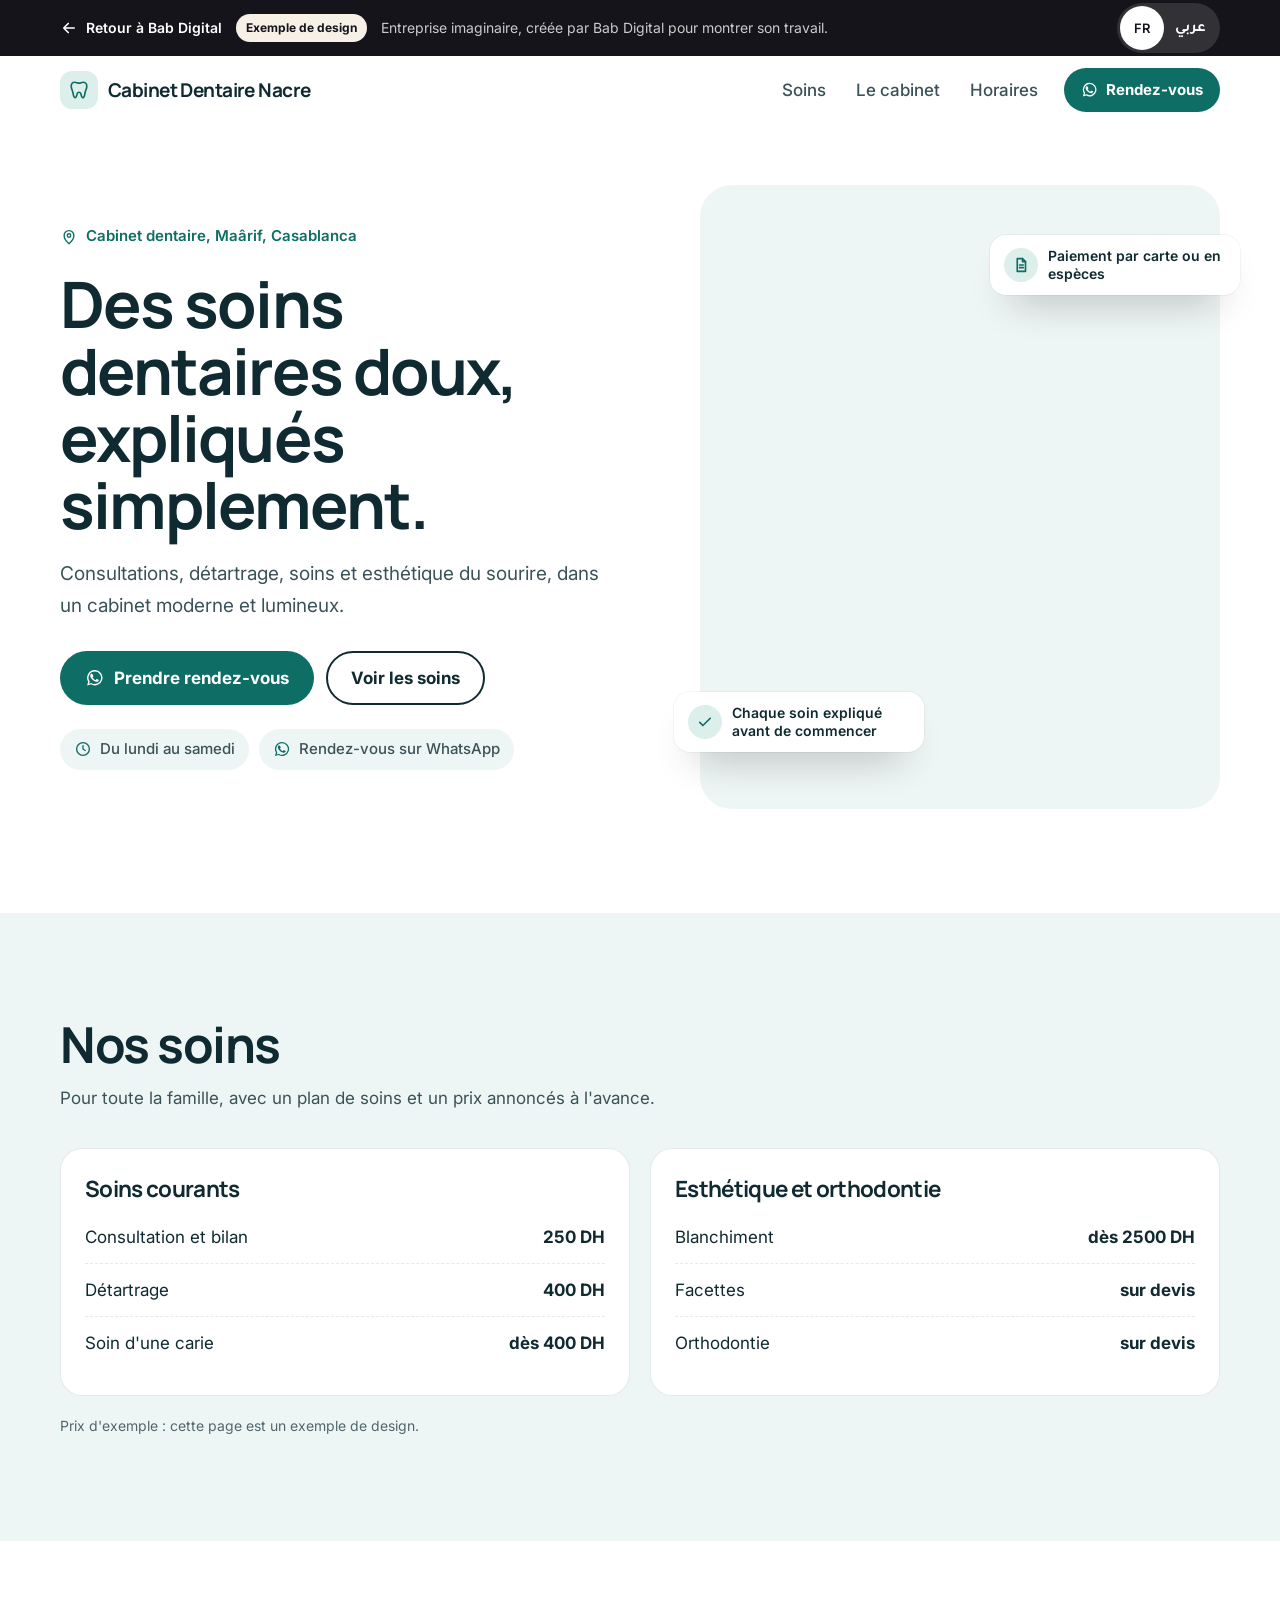
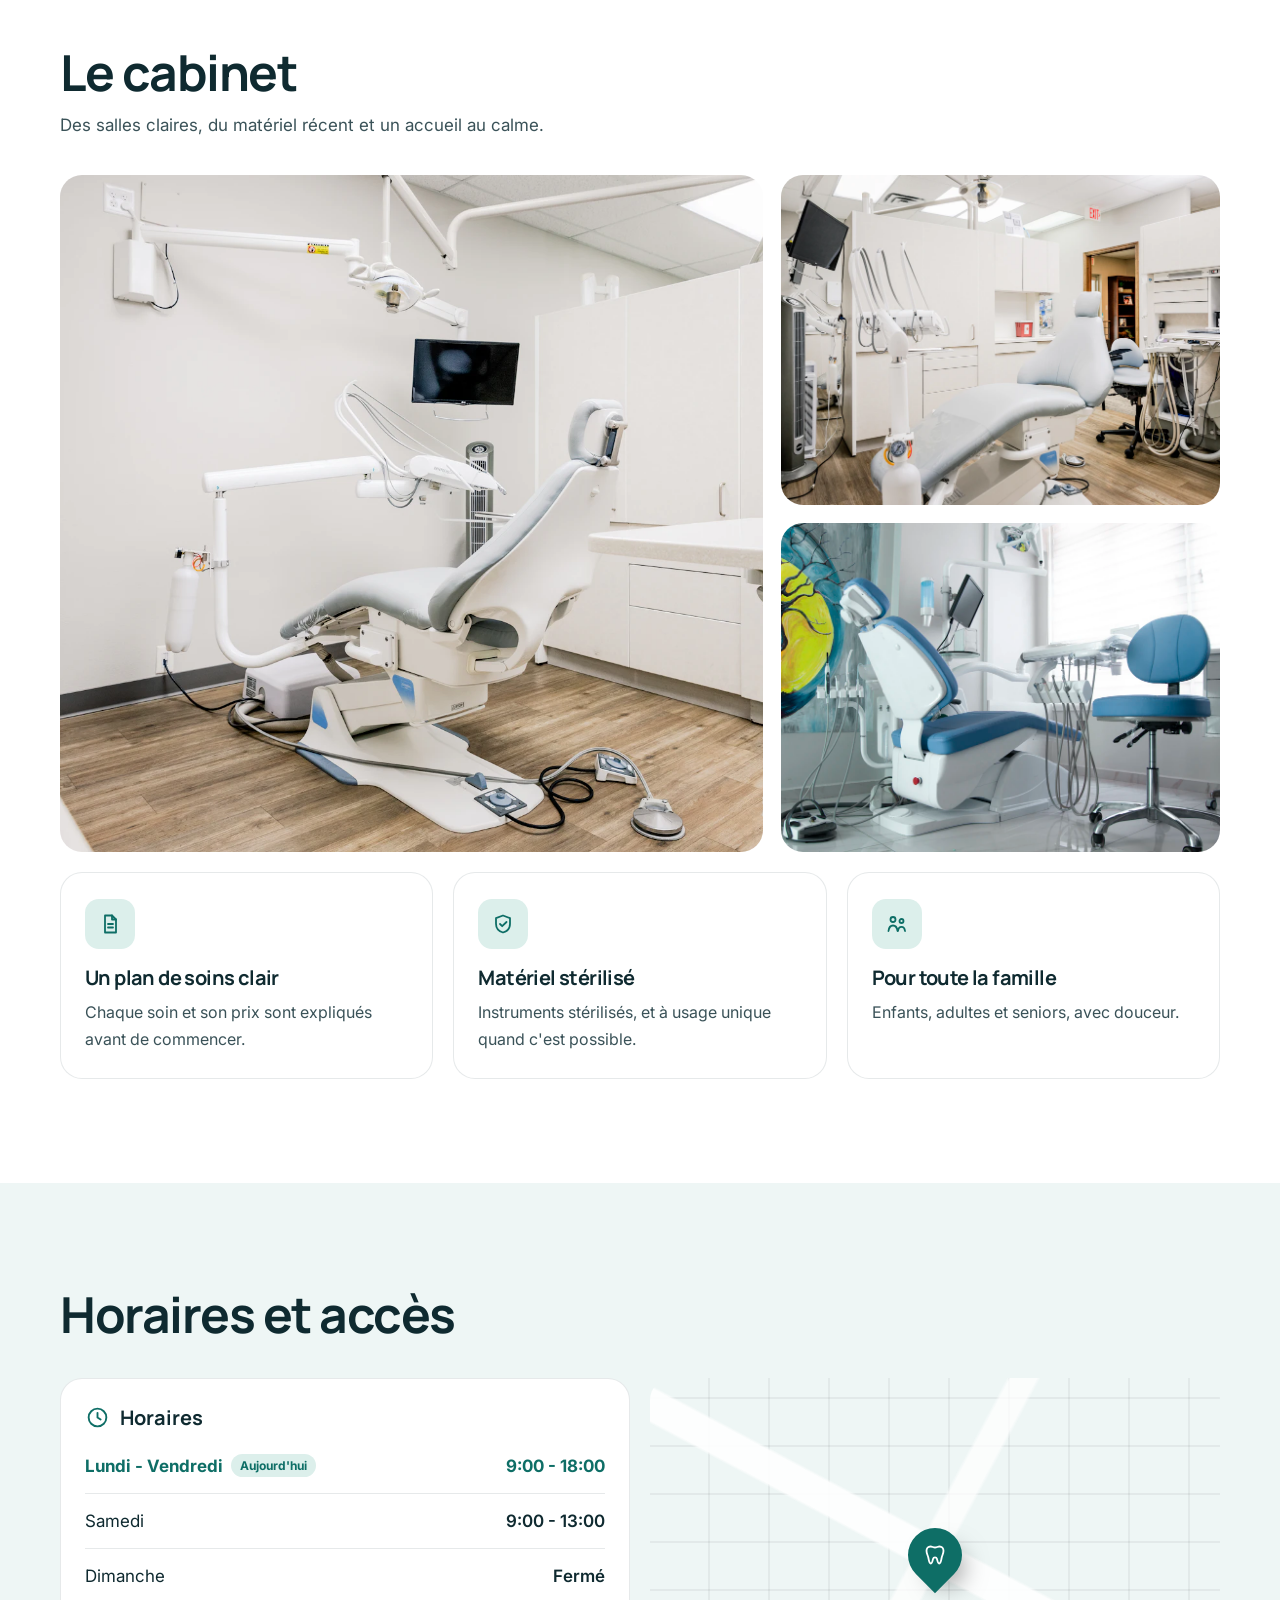
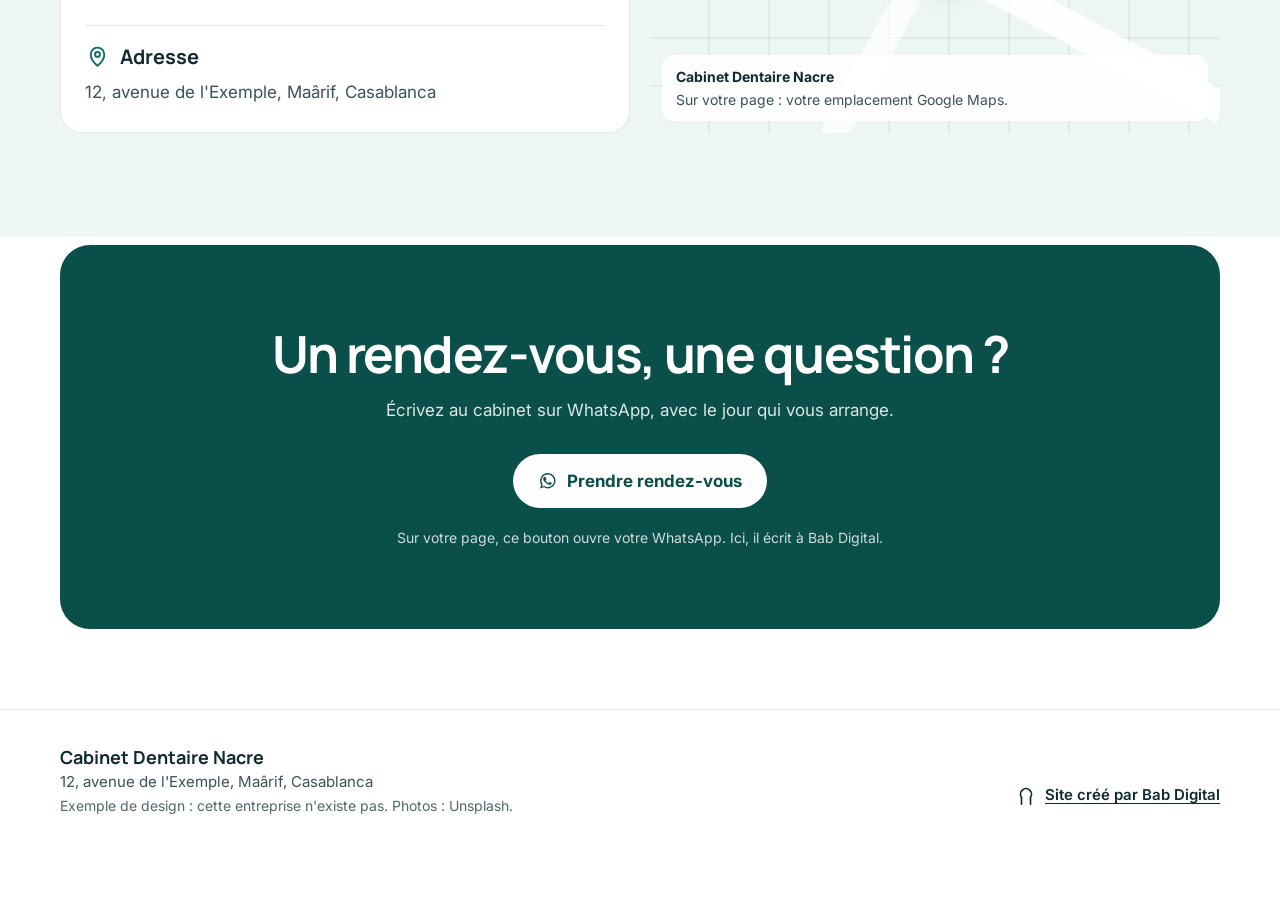
<file: exemples/cabinet-dentaire.html>
<!doctype html>
<html lang="fr" dir="ltr">
<head>
  <meta charset="utf-8">
  <meta name="viewport" content="width=device-width, initial-scale=1, viewport-fit=cover">

  <!-- Exemple de design : le Cabinet Dentaire Nacre n'existe pas (adresse et prix inventés pour l'exemple).
       Photos : licence Unsplash gratuite, sans personnes. Salle principale et première salle : Kari Bjorn Photography.
       Deuxième salle : Ozkan Guner.
       Page créée par Bab Digital pour montrer son travail. Textes français et arabes : ../js/main.js. -->
  <title data-i18n="dent.meta.title">Cabinet Dentaire Nacre, Casablanca (exemple de design) | Bab Digital</title>
  <meta name="description" data-i18n-attr="content:dent.meta.description" content="Exemple de page web pour un cabinet dentaire, créé par Bab Digital : soins, prix, horaires et prise de rendez-vous sur WhatsApp.">
  <meta name="robots" content="noindex, follow">
  <meta name="theme-color" content="#FFFFFF">
  <meta property="og:type" content="website">
  <meta property="og:title" data-i18n-attr="content:dent.meta.title" content="Cabinet Dentaire Nacre, Casablanca (exemple de design) | Bab Digital">
  <meta property="og:description" data-i18n-attr="content:dent.meta.description" content="Exemple de page web pour un cabinet dentaire, créé par Bab Digital : soins, prix, horaires et prise de rendez-vous sur WhatsApp.">
  <meta property="og:image" content="https://babdigital.vercel.app/og-image.png"><!-- ADRESSE -->
  <link rel="icon" href="../logo-icon.svg" type="image/svg+xml">

  <link rel="preconnect" href="https://fonts.googleapis.com">
  <link rel="preconnect" href="https://fonts.gstatic.com" crossorigin>
  <link rel="stylesheet" href="https://fonts.googleapis.com/css2?family=Inter:wght@400;500;600;700&family=Manrope:wght@600;700;800&family=Tajawal:wght@400;500;700;800&display=swap">
  <link rel="stylesheet" href="../css/exemples.css">
  <script>
    (function () {
      var d = document.documentElement;
      d.classList.add("js");
      try {
        var l = new URLSearchParams(location.search).get("lang") || localStorage.getItem("bab-lang");
        if (l === "ar") { d.lang = "ar"; d.dir = "rtl"; d.classList.add("i18n-wait"); setTimeout(function () { d.classList.remove("i18n-wait"); }, 1500); }
      } catch (e) {}
    })();
  </script>
  <script src="../js/main.js" defer></script>
</head>
<body class="ex ex-dent">

  <a class="skip-link" href="#contenu" data-i18n="a11y.skip">Aller au contenu</a>

  <svg class="sprite" aria-hidden="true" focusable="false">
    <symbol id="i-wa" viewBox="0 0 24 24"><path fill="currentColor" stroke="none" fill-rule="evenodd" d="M12 2.6a9.4 9.4 0 0 0-8.1 14.2L2.6 21.4l4.7-1.3A9.4 9.4 0 1 0 12 2.6Zm0 1.7a7.7 7.7 0 1 1-3.9 14.3l-.3-.2-2.8.8.8-2.7-.2-.3A7.7 7.7 0 0 1 12 4.3Z"/><path fill="currentColor" stroke="none" d="M9.1 7.6c-.2-.4-.4-.4-.6-.4h-.5c-.2 0-.5.1-.7.3-.3.3-.9.9-.9 2.2s.9 2.5 1 2.7c.1.2 1.8 2.9 4.5 3.9 2.2.9 2.7.7 3.1.7.5 0 1.5-.6 1.7-1.2.2-.6.2-1.1.2-1.2-.1-.1-.2-.2-.5-.3l-1.7-.8c-.2-.1-.4-.1-.6.1l-.8 1c-.1.2-.3.2-.5.1-.3-.1-1.1-.4-2-1.3-.8-.7-1.3-1.5-1.4-1.8-.1-.3 0-.4.1-.5l.4-.4.3-.4c.1-.2 0-.3 0-.5l-.8-1.9Z"/></symbol>
    <symbol id="i-back" viewBox="0 0 24 24"><path d="M19 12H5M11 18l-6-6 6-6"/></symbol>
    <symbol id="i-pin" viewBox="0 0 24 24"><path d="M12 21s-6.5-5.6-6.5-11a6.5 6.5 0 0 1 13 0c0 5.4-6.5 11-6.5 11Z"/><circle cx="12" cy="10" r="2.3"/></symbol>
    <symbol id="i-clock" viewBox="0 0 24 24"><circle cx="12" cy="12" r="8.5"/><path d="M12 7.5V12l3 2"/></symbol>
    <symbol id="i-check" viewBox="0 0 24 24"><path d="M5 12.5l4.2 4.2L19 7"/></symbol>
    <symbol id="i-arch" viewBox="0 0 24 24"><path d="M7.085 21V13.441A6 6 0 1 1 16.915 13.441V21"/></symbol>
    <symbol id="i-tooth" viewBox="0 0 24 24"><path d="M7.5 3.5c-2.3 0-4 1.8-4 4.3 0 2.9 1.4 4.4 1.9 7.2.4 2.5 1 5.5 2.5 5.5 1.3 0 1.6-2.6 2.1-4.5.3-1.1.8-1.6 2-1.6s1.7.5 2 1.6c.5 1.9.8 4.5 2.1 4.5 1.5 0 2.1-3 2.5-5.5.5-2.8 1.9-4.3 1.9-7.2 0-2.5-1.7-4.3-4-4.3-1.8 0-2.6 1-4.5 1s-2.7-1-4.5-1Z"/></symbol>
    <symbol id="i-doc" viewBox="0 0 24 24"><path d="M7 3.5h7l4 4v13H7z"/><path d="M14 3.5v4h4M10 12h5M10 15.5h5"/></symbol>
    <symbol id="i-shield" viewBox="0 0 24 24"><path d="M12 3.5l7 2.6v5.6c0 4.4-3 7.6-7 8.8-4-1.2-7-4.4-7-8.8V6.1z"/><path d="M9 12l2.2 2.2L15.5 10"/></symbol>
    <symbol id="i-family" viewBox="0 0 24 24"><circle cx="8" cy="7.5" r="2.5"/><circle cx="16.5" cy="9" r="2"/><path d="M3.5 19c.4-3.4 2.2-5.5 4.5-5.5s4.1 2.1 4.5 5.5M13 19c.3-2.6 1.6-4.2 3.5-4.2s3.2 1.6 3.5 4.2"/></symbol>
  </svg>

  <!-- Bandeau Bab Digital : rappelle que c'est un exemple -->
  <div class="ex-bar">
    <div class="wrap ex-bar-in">
      <a class="ex-back" href="https://www.bab-digital.com/exemples/"><svg class="ic ic-dir" aria-hidden="true"><use href="#i-back"/></svg><span data-i18n="ex.bar.back">Retour à Bab Digital</span></a>
      <span class="ex-pill" data-i18n="ex.bar.pill">Exemple de design</span>
      <span class="ex-bar-text" data-i18n="ex.bar.text">Entreprise imaginaire, créée par Bab Digital pour montrer son travail.</span>
      <div class="lang" role="group" data-i18n-attr="aria-label:lang.label" aria-label="Langue">
        <button type="button" data-lang="fr" lang="fr" aria-pressed="true">FR</button>
        <button type="button" data-lang="ar" lang="ar" aria-pressed="false">عربي</button>
      </div>
    </div>
  </div>

  <header class="ex-header">
    <div class="wrap ex-header-in">
      <a class="ex-logo" href="#contenu"><span class="ex-logo-mark"><svg class="ic" aria-hidden="true"><use href="#i-tooth"/></svg></span><span data-i18n="dent.name">Cabinet Dentaire Nacre</span></a>
      <nav class="ex-nav" data-i18n-attr="aria-label:ex.nav.label" aria-label="Sur cette page">
        <a href="#soins" data-i18n="dent.nav.1">Soins</a>
        <a href="#cabinet" data-i18n="dent.nav.2">Le cabinet</a>
        <a href="#horaires" data-i18n="dent.nav.3">Horaires</a>
      </nav>
      <a class="ex-btn ex-btn-sm" data-wa="dent.wa" href="https://wa.me/212702915333?text=Bonjour%20Bab%20Digital%2C%20j&#x27;ai%20vu%20l&#x27;exemple%20Cabinet%20Dentaire%20Nacre%20et%20je%20veux%20une%20page%20pour%20mon%20entreprise."><svg class="ic" aria-hidden="true"><use href="#i-wa"/></svg><span data-i18n="dent.header.cta">Rendez-vous</span></a>
    </div>
  </header>

  <main id="contenu">
    <section class="ex-hero" aria-labelledby="hero-title">
      <div class="wrap ex-hero-grid">
        <div class="ex-hero-copy">
          <p class="ex-kicker"><svg class="ic" aria-hidden="true"><use href="#i-pin"/></svg><span data-i18n="dent.kicker">Cabinet dentaire, Maârif, Casablanca</span></p>
          <h1 id="hero-title" data-i18n="dent.title">Des soins dentaires doux, expliqués simplement.</h1>
          <p class="ex-sub" data-i18n="dent.sub">Consultations, détartrage, soins et esthétique du sourire, dans un cabinet moderne et lumineux.</p>
          <div class="ex-actions">
            <a class="ex-btn" data-wa="dent.wa" href="https://wa.me/212702915333?text=Bonjour%20Bab%20Digital%2C%20j&#x27;ai%20vu%20l&#x27;exemple%20Cabinet%20Dentaire%20Nacre%20et%20je%20veux%20une%20page%20pour%20mon%20entreprise."><svg class="ic" aria-hidden="true"><use href="#i-wa"/></svg><span data-i18n="dent.cta">Prendre rendez-vous</span></a>
            <a class="ex-btn ex-btn-line" href="#soins" data-i18n="dent.cta2">Voir les soins</a>
          </div>
          <ul class="ex-chips">
            <li class="ex-chip"><svg class="ic" aria-hidden="true"><use href="#i-clock"/></svg><span data-i18n="dent.chip1">Du lundi au samedi</span></li>
            <li class="ex-chip"><svg class="ic" aria-hidden="true"><use href="#i-wa"/></svg><span data-i18n="dent.chip2">Rendez-vous sur WhatsApp</span></li>
          </ul>
        </div>
        <div class="ex-hero-media">
          <div class="ex-frame">
            <img src="img/dentiste-hero-800.webp" srcset="img/dentiste-hero-800.webp 800w, img/dentiste-hero-1400.webp 1400w" sizes="(min-width: 900px) 520px, 92vw" width="1400" height="1050" fetchpriority="high" decoding="async" data-i18n-attr="alt:dent.img.hero" alt="Fauteuil dentaire dans une salle de soins claire">
          </div>
          <p class="ex-float ex-float-a" aria-hidden="true"><span class="dot"><svg class="ic"><use href="#i-check"/></svg></span><span data-i18n="dent.float1">Chaque soin expliqué avant de commencer</span></p>
          <p class="ex-float ex-float-b" aria-hidden="true"><span class="dot"><svg class="ic"><use href="#i-doc"/></svg></span><span data-i18n="dent.float2">Paiement par carte ou en espèces</span></p>
        </div>
      </div>
    </section>

    <section class="ex-section alt" id="soins" aria-labelledby="soins-title">
      <div class="wrap">
        <div class="ex-head reveal">
          <h2 id="soins-title" data-i18n="dent.menu.title">Nos soins</h2>
          <p data-i18n="dent.menu.sub">Pour toute la famille, avec un plan de soins et un prix annoncés à l'avance.</p>
        </div>
        <div class="ex-menu">
          <div class="ex-card reveal">
            <h3 data-i18n="dent.cat1">Soins courants</h3>
            <ul class="ex-items">
              <li><span class="name" data-i18n="dent.i1">Consultation et bilan</span><span class="price" data-i18n="dent.p1">250 DH</span></li>
              <li><span class="name" data-i18n="dent.i2">Détartrage</span><span class="price" data-i18n="dent.p2">400 DH</span></li>
              <li><span class="name" data-i18n="dent.i3">Soin d'une carie</span><span class="price" data-i18n="dent.p3">dès 400 DH</span></li>
            </ul>
          </div>
          <div class="ex-card reveal" style="--d:1">
            <h3 data-i18n="dent.cat2">Esthétique et orthodontie</h3>
            <ul class="ex-items">
              <li><span class="name" data-i18n="dent.i4">Blanchiment</span><span class="price" data-i18n="dent.p4">dès 2500 DH</span></li>
              <li><span class="name" data-i18n="dent.i5">Facettes</span><span class="price" data-i18n="dent.p5">sur devis</span></li>
              <li><span class="name" data-i18n="dent.i6">Orthodontie</span><span class="price" data-i18n="dent.p6">sur devis</span></li>
            </ul>
          </div>
        </div>
        <p class="ex-note" data-i18n="ex.prices.note">Prix d'exemple : cette page est un exemple de design.</p>
      </div>
    </section>

    <section class="ex-section" id="cabinet" aria-labelledby="cabinet-title">
      <div class="wrap">
        <div class="ex-head reveal">
          <h2 id="cabinet-title" data-i18n="dent.gallery.title">Le cabinet</h2>
          <p data-i18n="dent.gallery.sub">Des salles claires, du matériel récent et un accueil au calme.</p>
        </div>
        <div class="ex-gallery reveal">
          <figure><img src="img/dentiste-hero-1400.webp" width="1400" height="1050" loading="lazy" decoding="async" data-i18n-attr="alt:dent.img.hero" alt="Fauteuil dentaire dans une salle de soins claire"></figure>
          <figure><img src="img/dentiste-salle-1.webp" width="900" height="675" loading="lazy" decoding="async" data-i18n-attr="alt:dent.img.1" alt="Salle de soins équipée, avec un fauteuil bleu clair"></figure>
          <figure><img src="img/dentiste-salle-2.webp" width="900" height="675" loading="lazy" decoding="async" data-i18n-attr="alt:dent.img.2" alt="Fauteuil de soins bleu près d&#x27;une fenêtre"></figure>
        </div>
        <div class="ex-gap"></div>
        <ul class="ex-points">
          <li class="ex-point reveal">
            <span class="ex-point-ic"><svg class="ic" aria-hidden="true"><use href="#i-doc"/></svg></span>
            <h3 data-i18n="dent.pt1.title">Un plan de soins clair</h3>
            <p data-i18n="dent.pt1.text">Chaque soin et son prix sont expliqués avant de commencer.</p>
          </li>
          <li class="ex-point reveal" style="--d:1">
            <span class="ex-point-ic"><svg class="ic" aria-hidden="true"><use href="#i-shield"/></svg></span>
            <h3 data-i18n="dent.pt2.title">Matériel stérilisé</h3>
            <p data-i18n="dent.pt2.text">Instruments stérilisés, et à usage unique quand c'est possible.</p>
          </li>
          <li class="ex-point reveal" style="--d:2">
            <span class="ex-point-ic"><svg class="ic" aria-hidden="true"><use href="#i-family"/></svg></span>
            <h3 data-i18n="dent.pt3.title">Pour toute la famille</h3>
            <p data-i18n="dent.pt3.text">Enfants, adultes et seniors, avec douceur.</p>
          </li>
        </ul>
      </div>
    </section>

    <section class="ex-section alt" id="horaires" aria-labelledby="horaires-title">
      <div class="wrap">
        <div class="ex-head reveal">
          <h2 id="horaires-title" data-i18n="ex.info.title">Horaires et accès</h2>
        </div>
        <div class="ex-info">
          <div class="ex-panel reveal">
            <h3><svg class="ic" aria-hidden="true"><use href="#i-clock"/></svg><span data-i18n="ex.hours.title">Horaires</span></h3>
            <table class="ex-hours">
              <tr data-days="1,2,3,4,5"><th scope="row" data-i18n="dent.h1.days">Lundi - Vendredi</th><td dir="ltr">9:00 - 18:00</td></tr>
              <tr data-days="6"><th scope="row" data-i18n="dent.h2.days">Samedi</th><td dir="ltr">9:00 - 13:00</td></tr>
              <tr data-days="0"><th scope="row" data-i18n="dent.h3.days">Dimanche</th><td data-i18n="ex.closed">Fermé</td></tr>
            </table>
            <div class="ex-address">
              <h3><svg class="ic" aria-hidden="true"><use href="#i-pin"/></svg><span data-i18n="ex.address.title">Adresse</span></h3>
              <p data-i18n="dent.address">12, avenue de l'Exemple, Maârif, Casablanca</p>
            </div>
          </div>
          <div class="ex-map reveal" style="--d:1" role="img" data-i18n-attr="aria-label:ex.map.label" aria-label="Plan d&#x27;accès (exemple)">
            <span class="ex-pin"><svg class="ic" aria-hidden="true"><use href="#i-tooth"/></svg></span>
            <p class="ex-map-note"><b data-i18n="dent.name">Cabinet Dentaire Nacre</b><span data-i18n="ex.map.note">Sur votre page : votre emplacement Google Maps.</span></p>
          </div>
        </div>
      </div>
    </section>

    <section class="ex-cta" aria-labelledby="cta-title">
      <div class="wrap">
        <div class="ex-cta-box reveal">
          <h2 id="cta-title" data-i18n="dent.cta.title">Un rendez-vous, une question ?</h2>
          <p data-i18n="dent.cta.text">Écrivez au cabinet sur WhatsApp, avec le jour qui vous arrange.</p>
          <div class="ex-actions">
            <a class="ex-btn" data-wa="dent.wa" href="https://wa.me/212702915333?text=Bonjour%20Bab%20Digital%2C%20j&#x27;ai%20vu%20l&#x27;exemple%20Cabinet%20Dentaire%20Nacre%20et%20je%20veux%20une%20page%20pour%20mon%20entreprise."><svg class="ic" aria-hidden="true"><use href="#i-wa"/></svg><span data-i18n="dent.cta">Prendre rendez-vous</span></a>
          </div>
          <p class="ex-hint" data-i18n="ex.cta.hint">Sur votre page, ce bouton ouvre votre WhatsApp. Ici, il écrit à Bab Digital.</p>
        </div>
      </div>
    </section>

  </main>

  <footer class="ex-footer">
    <div class="wrap ex-footer-in">
      <div>
        <p class="ex-footer-name" data-i18n="dent.name">Cabinet Dentaire Nacre</p>
        <p data-i18n="dent.address">12, avenue de l'Exemple, Maârif, Casablanca</p>
        <p class="ex-demo-note"><span data-i18n="ex.footer.demo">Exemple de design : cette entreprise n'existe pas.</span> <span data-i18n="ex.footer.photos">Photos : Unsplash.</span></p>
      </div>
      <p class="ex-credit"><a data-wa="wa.default" href="https://wa.me/212702915333?text=Bonjour%20Bab%20Digital%2C%20je%20veux%20une%20page%20pour%20mon%20entreprise."><svg class="ic bab-mark" aria-hidden="true"><use href="#i-arch"/></svg><span data-i18n="ex.footer.credit">Site créé par Bab Digital</span></a></p>
    </div>
  </footer>

  <a class="wa-float" data-wa="dent.wa" href="https://wa.me/212702915333?text=Bonjour%20Bab%20Digital%2C%20j&#x27;ai%20vu%20l&#x27;exemple%20Cabinet%20Dentaire%20Nacre%20et%20je%20veux%20une%20page%20pour%20mon%20entreprise." data-i18n-attr="aria-label:dent.float.label" aria-label="Prendre rendez-vous sur WhatsApp"><svg class="ic" aria-hidden="true"><use href="#i-wa"/></svg></a>

</body>
</html>
</file>
<file: css/style.css>
/* Bab Digital : styles du site vitrine.
   Couleurs de la marque : encre #14141A (texte), sable #F6F0E6 (fond), vert zellige #0F5C4D,
   terracotta #C8553D (uniquement pour les boutons), blanc.
   Polices : Sora (titres), Inter (texte), Tajawal (arabe). */

:root {
  --ink: #14141A;
  --ink-soft: #45434C;
  --muted: #5C5962;
  --sand: #F6F0E6;
  --sand-deep: #EFE6D7;
  --sand-line: #E2D6C2;
  --green: #0F5C4D;
  --green-deep: #0A4236;
  --green-soft: #E3ECE5;
  --terra: #C8553D;
  --terra-deep: #A9432D;
  --white: #FFFFFF;
  --line: rgba(20, 20, 26, .10);
  --radius: 22px;
  --shadow: 0 1px 2px rgba(20, 20, 26, .05), 0 22px 44px -26px rgba(20, 20, 26, .32);
  --font-head: "Sora", ui-sans-serif, system-ui, -apple-system, "Segoe UI", Roboto, Arial, sans-serif;
  --font-body: "Inter", ui-sans-serif, system-ui, -apple-system, "Segoe UI", Roboto, Arial, sans-serif;
  --font-ar: "Tajawal", "Geeza Pro", "Noto Sans Arabic", Tahoma, sans-serif;
  --ease: cubic-bezier(.2, .7, .2, 1);
  --focus: var(--ink);
  /* Forme d'arc marocain (cadres d'images) et motif zellige, dessinés en SVG */
  --arch: url("data:image/svg+xml,%3Csvg xmlns='http://www.w3.org/2000/svg' viewBox='0 0 400 500' preserveAspectRatio='none'%3E%3Cpath d='M23.6 500V294.2A200 200 0 1 1 376.4 294.2V500Z'/%3E%3C/svg%3E");
  --zellige: url("data:image/svg+xml,%3Csvg xmlns='http://www.w3.org/2000/svg' viewBox='0 0 48 48' width='48' height='48'%3E%3Cg fill='none' stroke='%23000' stroke-width='1.1'%3E%3Cpath d='M24.00 11.00 L27.81 14.81 L33.19 14.81 L33.19 20.19 L37.00 24.00 L33.19 27.81 L33.19 33.19 L27.81 33.19 L24.00 37.00 L20.19 33.19 L14.81 33.19 L14.81 27.81 L11.00 24.00 L14.81 20.19 L14.81 14.81 L20.19 14.81Z'/%3E%3Cpath d='M0 -4.5L4.5 0L0 4.5L-4.5 0ZM48 -4.5L52.5 0L48 4.5L43.5 0ZM0 43.5L4.5 48L0 52.5L-4.5 48ZM48 43.5L52.5 48L48 52.5L43.5 48Z'/%3E%3Cpath d='M24.00 11.00L24.00 0.00M33.19 14.81L45.75 2.25M37.00 24.00L48.00 24.00M33.19 33.19L45.75 45.75M24.00 37.00L24.00 48.00M14.81 33.19L2.25 45.75M11.00 24.00L0.00 24.00M14.81 14.81L2.25 2.25'/%3E%3C/g%3E%3C/svg%3E");
  color-scheme: light;
}
html:lang(ar) { --font-head: var(--font-ar); --font-body: var(--font-ar); }

/* ---------- Base ---------- */
*, *::before, *::after { box-sizing: border-box; }
html { -webkit-text-size-adjust: 100%; text-size-adjust: 100%; scroll-padding-top: 88px; }
@media (prefers-reduced-motion: no-preference) { html { scroll-behavior: smooth; } }
body {
  margin: 0; min-width: 320px; overflow-x: clip;
  background: var(--sand); color: var(--ink);
  font: 400 1.0625rem/1.65 var(--font-body);
  -webkit-font-smoothing: antialiased; text-rendering: optimizeLegibility;
}
html:lang(ar) body { font-size: 1.125rem; line-height: 1.8; }
.i18n-wait body { visibility: hidden; }
img, svg { display: block; max-width: 100%; }
img { height: auto; }
a { color: inherit; }
h1, h2, h3 { margin: 0; font-family: var(--font-head); font-weight: 600; line-height: 1.12; letter-spacing: -.025em; text-wrap: balance; }
html:lang(ar) :is(h1, h2, h3) { letter-spacing: 0; line-height: 1.4; font-weight: 700; }
p { margin: 0; }
ul, ol { margin: 0; padding: 0; list-style: none; }
:focus-visible { outline: 3px solid var(--focus); outline-offset: 3px; border-radius: 6px; }

.sprite { position: absolute; width: 0; height: 0; overflow: hidden; }
.ic { width: 1.25em; height: 1.25em; flex: none; fill: none; stroke: currentColor; stroke-width: 1.8; stroke-linecap: round; stroke-linejoin: round; }
html[dir="rtl"] .ic-dir { transform: scaleX(-1); }
.logo { height: 30px; width: auto; direction: ltr; }
.logo text { font-family: "Sora", ui-sans-serif, system-ui, sans-serif; }

.skip-link {
  position: absolute; inset-inline-start: 16px; top: -100px; z-index: 100;
  padding: 12px 16px; border-radius: 10px; background: var(--ink); color: #fff; font-weight: 600; text-decoration: none;
}
.skip-link:focus { top: 12px; }

.wrap { width: min(100% - 32px, 1160px); margin-inline: auto; }
@media (min-width: 768px) { .wrap { width: min(100% - 64px, 1160px); } }

/* ---------- Boutons ---------- */
.btn {
  --bg: transparent; --fg: var(--ink);
  display: inline-flex; align-items: center; justify-content: center; gap: .55em;
  min-height: 56px; padding: .8em 1.45em;
  border: 2px solid transparent; border-radius: 999px;
  background: var(--bg); color: var(--fg);
  /* 19 px en gras : le blanc sur terracotta reste lisible (texte large, contraste AA) */
  font: 700 1.1875rem/1.2 var(--font-head); letter-spacing: -.01em;
  text-align: center; text-decoration: none; cursor: pointer;
  transition: background-color .25s var(--ease), color .25s var(--ease), border-color .25s var(--ease), box-shadow .25s var(--ease), translate .25s var(--ease);
}
html:lang(ar) .btn { letter-spacing: 0; }
.btn .ic { width: 1.1em; height: 1.1em; stroke-width: 2.2; }
.btn-primary { --bg: var(--terra); --fg: #fff; box-shadow: 0 14px 28px -14px rgba(200, 85, 61, .8); }
.btn-ghost { --fg: var(--green); border-color: currentColor; }
.btn-light { --bg: #fff; --fg: var(--green); }
.btn-wa { --bg: var(--green); --fg: #fff; min-height: 44px; padding: .5em 1.05em; font-size: .9375rem; font-weight: 600; }
.btn-block { width: 100%; }
@media (hover: hover) {
  .btn-primary:hover { --bg: var(--terra-deep); translate: 0 -1px; box-shadow: 0 18px 30px -14px rgba(200, 85, 61, .9); }
  .btn-ghost:hover { --bg: var(--green); --fg: #fff; border-color: var(--green); }
  .btn-light:hover { --bg: var(--sand); }
  .btn-wa:hover { --bg: var(--green-deep); }
}
.btn:active { translate: 0 1px; }
.actions { display: flex; flex-wrap: wrap; gap: 12px; }
@media (max-width: 479px) { .actions .btn { width: 100%; } }

.link-arrow {
  display: inline-flex; align-items: center; gap: 8px; min-height: 44px; margin-top: 14px;
  font-weight: 600; text-decoration: underline; text-decoration-thickness: 1.5px; text-underline-offset: 5px;
}
.link-arrow .ic { width: 18px; height: 18px; stroke-width: 2.2; transition: translate .3s var(--ease); }

/* ---------- En-tête ---------- */
.site-header {
  position: sticky; top: 0; z-index: 40;
  background: rgba(246, 240, 230, .9);
  -webkit-backdrop-filter: saturate(1.3) blur(14px); backdrop-filter: saturate(1.3) blur(14px);
  border-bottom: 1px solid transparent;
  transition: border-color .3s, box-shadow .3s;
}
.site-header.is-scrolled { border-bottom-color: var(--line); box-shadow: 0 12px 30px -26px rgba(20, 20, 26, .4); }
.header-in { position: relative; display: flex; align-items: center; gap: 10px; min-height: 68px; }
.brand { display: inline-flex; align-items: center; min-height: 44px; padding: 6px 0; margin-inline-end: auto; border-radius: 8px; }
.header-tools { display: flex; align-items: center; gap: 8px; }

.lang { display: inline-flex; padding: 3px; border-radius: 999px; background: rgba(20, 20, 26, .06); }
.lang button {
  min-width: 44px; min-height: 44px; padding: 0 12px; border: 0; border-radius: 999px;
  background: transparent; color: var(--ink-soft); font: 600 .875rem/1 var(--font-body); cursor: pointer;
}
.lang button[lang="ar"] { font-family: var(--font-ar); font-size: 1rem; font-weight: 700; }
.lang button[aria-pressed="true"] { background: #fff; color: var(--ink); box-shadow: 0 1px 3px rgba(20, 20, 26, .14); }

.menu-toggle {
  display: inline-grid; place-items: center; width: 44px; height: 44px;
  border: 0; border-radius: 12px; background: transparent; color: var(--ink); cursor: pointer;
}
.menu-toggle .ic { width: 26px; height: 26px; }
.menu-toggle .ic-close { display: none; }
.site-header.is-open .menu-toggle .ic-menu { display: none; }
.site-header.is-open .menu-toggle .ic-close { display: block; }
.header-wa { display: none; }

.main-nav { display: none; }
.site-header.is-open .main-nav {
  display: block; position: absolute; top: 100%; inset-inline: -16px;
  padding: 6px 16px 22px; background: var(--sand);
  border-bottom: 1px solid var(--line); box-shadow: 0 24px 40px -30px rgba(20, 20, 26, .45);
}
.main-nav li a {
  display: flex; align-items: center; min-height: 54px; padding: 0 4px;
  border-bottom: 1px solid var(--line); font: 600 1.125rem/1.2 var(--font-head); text-decoration: none;
}
.nav-wa { width: 100%; min-height: 52px; margin-top: 18px; font-size: 1rem; }
html:not(.js) .menu-toggle { display: none; }
html:not(.js) .header-in { flex-wrap: wrap; }
html:not(.js) .main-nav { display: block; order: 3; width: 100%; padding-bottom: 8px; }
html:not(.js) .main-nav ul { display: flex; flex-wrap: wrap; gap: 0 18px; }
html:not(.js) .main-nav li a { min-height: 44px; border: 0; font-size: 1rem; }
html:not(.js) .nav-wa { display: none; }

@media (min-width: 960px) {
  .header-in { min-height: 76px; gap: 24px; }
  .logo { height: 34px; }
  .brand { margin-inline-end: 0; }
  .main-nav, html:not(.js) .main-nav { display: flex; align-items: center; order: 0; width: auto; margin-inline: auto; padding: 0; }
  .main-nav ul, html:not(.js) .main-nav ul { display: flex; gap: 2px; }
  .main-nav li a, html:not(.js) .main-nav li a {
    min-height: 44px; padding: 0 14px; border: 0; border-radius: 999px;
    font: 500 .96875rem/1 var(--font-body); color: var(--ink-soft);
  }
  .main-nav li a:hover { color: var(--ink); background: rgba(20, 20, 26, .05); }
  .nav-wa, .menu-toggle { display: none; }
  .header-wa { display: inline-flex; }
}

/* ---------- Accueil ---------- */
.hero { position: relative; padding-block: 28px 72px; overflow: clip; }
.hero::before {
  content: ""; position: absolute; top: -18%; inset-inline-end: -22%;
  width: 90vw; height: 90vw; max-width: 820px; max-height: 820px;
  background: radial-gradient(closest-side, rgba(15, 92, 77, .11), rgba(15, 92, 77, 0));
  pointer-events: none;
}
.hero-grid { position: relative; display: grid; gap: 52px; }
.eyebrow {
  display: inline-flex; align-items: center; gap: 8px; padding: 7px 15px 7px 11px;
  border: 1px solid var(--sand-line); border-radius: 999px; background: rgba(255, 255, 255, .7);
  color: var(--green); font: 600 .875rem/1.2 var(--font-body);
}
html[dir="rtl"] .eyebrow { padding: 7px 11px 7px 15px; font-size: .9375rem; }
.eyebrow .ic { width: 18px; height: 18px; stroke-width: 2.4; }
.hero h1 { margin-top: 22px; font-size: clamp(2.6rem, 1.55rem + 4.7vw, 5rem); font-weight: 700; line-height: 1.02; letter-spacing: -.04em; }
html:lang(ar) .hero h1 { font-size: clamp(2.8rem, 1.8rem + 4.6vw, 5.2rem); font-weight: 800; line-height: 1.3; letter-spacing: 0; }
.hl { font-style: normal; color: var(--green); white-space: nowrap; }
.lead { margin-top: 22px; max-width: 34rem; color: var(--ink-soft); font-size: 1.1875rem; }
html:lang(ar) .lead { font-size: 1.25rem; }
.hero .actions { margin-top: 32px; }
.form-note { margin-top: 12px; max-width: 32rem; color: var(--muted); font-size: .9375rem; }
.form-note:empty { display: none; }
.facts { display: flex; flex-wrap: wrap; gap: 10px 22px; margin-top: 28px; color: var(--ink-soft); font-size: .9375rem; font-weight: 500; }
.facts li { display: inline-flex; align-items: center; gap: 8px; }
.facts .ic { width: 18px; height: 18px; color: var(--green); stroke-width: 2.6; }
@media (min-width: 960px) {
  .hero { padding-block: 56px 112px; }
  .hero-grid { grid-template-columns: minmax(0, 1.08fr) minmax(0, .92fr); align-items: center; gap: 56px; }
}

/* Illustration : la porte qui s'ouvre */
.hero-art { position: relative; display: grid; place-items: center; padding-block: 14px 30px; }
.gate { position: relative; width: min(82%, 400px); aspect-ratio: 4 / 5; }
@media (min-width: 960px) { .gate { width: min(100%, 440px); } }
.gate-line {
  position: absolute; inset: -14px; width: calc(100% + 28px); height: calc(100% + 28px); max-width: none;
  fill: none; stroke: var(--green); stroke-width: 1.5; opacity: .3;
}
.gate-arch {
  position: absolute; inset: 0; overflow: hidden; perspective: 900px;
  -webkit-mask: var(--arch) center / 100% 100% no-repeat; mask: var(--arch) center / 100% 100% no-repeat;
  background: radial-gradient(75% 60% at 50% 92%, #FFF9EE 0%, #F5E7CF 55%, #E9D3B0 100%);
}
.gate-arch::before {
  content: ""; position: absolute; inset: 0; background: rgba(15, 92, 77, .13);
  -webkit-mask: var(--zellige) 0 0 / 40px 40px repeat; mask: var(--zellige) 0 0 / 40px 40px repeat;
}
.gate-light { position: absolute; inset: 34% 4% -14%; background: radial-gradient(closest-side, rgba(255, 255, 255, .85), rgba(255, 255, 255, 0)); }
.leaf { position: absolute; top: 0; bottom: 0; width: 50%; background: linear-gradient(180deg, #13654F 0%, #0B4639 100%); backface-visibility: hidden; }
.leaf::before { content: ""; position: absolute; inset: 7% 12%; border: 2px solid rgba(255, 255, 255, .2); border-radius: 999px 999px 8px 8px / 120px 120px 8px 8px; }
.leaf::after {
  content: ""; position: absolute; inset: 0; background: rgba(255, 255, 255, .1);
  -webkit-mask: var(--zellige) 0 0 / 40px 40px repeat; mask: var(--zellige) 0 0 / 40px 40px repeat;
}
.leaf i { position: absolute; z-index: 1; top: 58%; width: 11px; height: 11px; border-radius: 50%; background: #E2BE78; box-shadow: 0 0 0 4px rgba(226, 190, 120, .22); }
.leaf-a { left: 0; transform-origin: left center; transform: rotateY(64deg); box-shadow: inset -2px 0 0 rgba(0, 0, 0, .25); }
.leaf-a i { right: 9%; }
.leaf-b { right: 0; transform-origin: right center; transform: rotateY(-64deg); box-shadow: inset 2px 0 0 rgba(0, 0, 0, .25); }
.leaf-b i { left: 9%; }
.js .leaf-a { animation: open-a 2s var(--ease) .5s both; }
.js .leaf-b { animation: open-b 2s var(--ease) .5s both; }
@keyframes open-a { from { transform: rotateY(0deg); } to { transform: rotateY(64deg); } }
@keyframes open-b { from { transform: rotateY(0deg); } to { transform: rotateY(-64deg); } }

.phone {
  position: absolute; left: 50%; bottom: -8%; width: 49%; aspect-ratio: 9 / 18.4; translate: -50% 0;
  padding: 2.2%; border-radius: 13% / 6.4%; background: #17171C;
  box-shadow: inset 0 0 0 1px rgba(255, 255, 255, .09), 0 44px 70px -32px rgba(20, 20, 26, .75);
}
.js .phone { animation: phone-in 1.1s var(--ease) 1.3s both; }
@keyframes phone-in { from { opacity: 0; translate: -50% 16%; } to { opacity: 1; translate: -50% 0; } }
.phone-screen {
  display: flex; flex-direction: column; height: 100%; overflow: hidden; container-type: inline-size;
  border-radius: 11.5% / 5.6%; background: #FBF5EC; color: #2B1D16; font-family: var(--font-body);
}
.ph-bar { display: flex; align-items: center; justify-content: space-between; gap: 2cqi; padding: 10cqi 7cqi 5cqi; }
.ph-name { font: 700 6.4cqi/1.1 var(--font-head); letter-spacing: -.02em; }
html:lang(ar) .ph-name { letter-spacing: 0; }
.ph-badge { padding: 1.6cqi 3.2cqi; border-radius: 99px; background: rgba(43, 29, 22, .08); font-size: 4.2cqi; font-weight: 600; }
.ph-hero {
  position: relative; display: flex; align-items: flex-end; height: 50cqi; margin: 0 5cqi; padding: 5.5cqi; overflow: hidden;
  border-radius: 6cqi;
  background: linear-gradient(180deg, rgba(43, 29, 22, 0) 25%, rgba(43, 29, 22, .86)), url("../exemples/img/cafe.svg") center 72% / cover, #6B4A33;
}
.ph-title { color: #FBF5EC; font: 700 7.2cqi/1.18 var(--font-head); letter-spacing: -.02em; }
html:lang(ar) .ph-title { letter-spacing: 0; line-height: 1.45; }
.ph-body { display: grid; gap: 4.2cqi; padding: 5.5cqi 5cqi; }
.ph-chip { display: inline-flex; align-items: center; gap: 2cqi; color: #2F6B4F; font-size: 4.6cqi; font-weight: 600; }
.ph-chip .ic { width: 5.2cqi; height: 5.2cqi; stroke-width: 2.4; }
.ph-btn {
  display: flex; align-items: center; justify-content: center; gap: 2.4cqi; min-height: 13.5cqi;
  border-radius: 99px; background: #2B1D16; color: #FBF5EC; font: 700 4.9cqi/1 var(--font-body);
}
.ph-btn .ic { width: 6cqi; height: 6cqi; }
.ph-menu li { display: flex; justify-content: space-between; gap: 3cqi; padding: 2.7cqi 0; border-bottom: 1px solid rgba(43, 29, 22, .1); font-size: 4.7cqi; }
.ph-menu b { font-weight: 700; white-space: nowrap; }

.bubble {
  position: absolute; top: 58%; inset-inline-start: -27%; display: flex; align-items: flex-start; gap: 10px;
  max-width: 236px; padding: 12px 14px; border-radius: 18px; background: #fff;
  box-shadow: 0 0 0 1px rgba(20, 20, 26, .04), 0 22px 40px -22px rgba(20, 20, 26, .5);
  font-size: .8125rem; line-height: 1.35;
}
.js .bubble { animation: pop .7s var(--ease) 2.15s both; }
@keyframes pop { from { opacity: 0; scale: .86; translate: 0 10px; } to { opacity: 1; scale: 1; translate: 0 0; } }
.bubble-ic { display: grid; place-items: center; flex: none; width: 32px; height: 32px; border-radius: 50%; background: var(--green); color: #fff; }
.bubble-ic .ic { width: 18px; height: 18px; }
.bubble-txt b { display: block; color: var(--ink); font-weight: 600; }
.bubble-txt span { color: var(--ink-soft); }
html:lang(ar) .bubble { font-size: .875rem; }
@media (max-width: 959px) { .bubble { inset-inline-start: -14%; } }
@media (max-width: 559px) { .bubble { top: 62%; inset-inline-start: -9%; max-width: 186px; padding: 10px 12px; } }

/* ---------- Sections ---------- */
.section { position: relative; padding-block: 80px; }
@media (min-width: 960px) { .section { padding-block: 120px; } }
.section-head { max-width: 46rem; margin-bottom: 44px; }
.section-head.center { margin-inline: auto; text-align: center; }
.kicker {
  display: inline-flex; align-items: center; gap: 10px; color: var(--green);
  font: 600 .8125rem/1.2 var(--font-body); letter-spacing: .14em; text-transform: uppercase;
}
html:lang(ar) .kicker { font-size: .9375rem; letter-spacing: 0; text-transform: none; }
.kicker::before { content: ""; width: 22px; height: 2px; border-radius: 2px; background: currentColor; }
.section h2 { margin-top: 14px; font-size: clamp(2rem, 1.4rem + 2.6vw, 3.25rem); }
.section-sub { max-width: 40rem; margin-top: 16px; color: var(--ink-soft); font-size: 1.125rem; }
.center .section-sub { margin-inline: auto; }

/* Motif zellige discret (sections vertes) */
.zellige::before {
  content: ""; position: absolute; inset: 0; pointer-events: none; background: rgba(255, 255, 255, .07);
  -webkit-mask: var(--zellige) 0 0 / 56px 56px repeat; mask: var(--zellige) 0 0 / 56px 56px repeat;
}
.zellige > * { position: relative; }

/* Le constat */
.problem { padding-top: 48px; }
.statement { max-width: 25ch; margin-top: 18px; font-size: clamp(1.65rem, 1.1rem + 2.75vw, 3.4rem); font-weight: 600; line-height: 1.12; letter-spacing: -.035em; }
html:lang(ar) .statement { max-width: 24ch; line-height: 1.5; letter-spacing: 0; }
.statement-2 { color: var(--green); }
.compare { display: grid; gap: 16px; margin-top: 48px; }
@media (min-width: 768px) { .compare { grid-template-columns: 1fr 1fr; gap: 20px; } }
.compare-card { padding: 28px 26px; border: 1px solid var(--sand-line); border-radius: var(--radius); background: rgba(255, 255, 255, .35); }
.compare-card.is-with { border-color: transparent; background: #fff; box-shadow: var(--shadow); }
.compare-label { display: flex; align-items: center; gap: 10px; margin-bottom: 10px; font: 600 1.125rem/1.3 var(--font-head); }
.compare-label .ic { width: 22px; height: 22px; stroke-width: 2.4; }
.is-without .compare-label { color: var(--muted); }
.is-with .compare-label { color: var(--green); }
.compare-card p + p { color: var(--ink-soft); }

/* Comment ça marche */
.steps { overflow: hidden; background: var(--green); color: #fff; --focus: #fff; }
.steps .kicker { color: #CFE5DB; }
.step-list { display: grid; gap: 16px; }
@media (min-width: 900px) { .step-list { grid-template-columns: repeat(3, 1fr); gap: 20px; } }
.step { padding: 28px 26px 30px; border: 1px solid rgba(255, 255, 255, .16); border-radius: var(--radius); background: rgba(255, 255, 255, .07); }
.step-num {
  display: grid; place-items: center; width: 54px; height: 62px; margin-bottom: 22px; padding-top: 6px;
  border: 2px solid rgba(255, 255, 255, .75); border-bottom: 0; border-radius: 999px 999px 0 0;
  font: 700 1.375rem/1 var(--font-head);
}
.step h3 { font-size: 1.375rem; line-height: 1.28; }
.step-time { color: #CFE5DB; font-weight: 500; white-space: nowrap; }
.step p { margin-top: 10px; color: rgba(255, 255, 255, .86); }
.steps .link-arrow { color: #fff; }
@media (hover: hover) { .link-arrow:hover .ic { translate: 4px 0; } html[dir="rtl"] .link-arrow:hover .ic { translate: -4px 0; } }

/* Services */
.feature-grid { display: grid; gap: 14px; }
@media (min-width: 560px) { .feature-grid { grid-template-columns: repeat(2, 1fr); } }
@media (min-width: 1040px) { .feature-grid { grid-template-columns: repeat(4, 1fr); gap: 18px; } }
.feature {
  padding: 26px 24px 28px; border: 1px solid rgba(20, 20, 26, .05); border-radius: var(--radius);
  background: #fff; box-shadow: 0 1px 2px rgba(20, 20, 26, .04);
  transition: translate .35s var(--ease), box-shadow .35s var(--ease);
}
@media (hover: hover) { .feature:hover { translate: 0 -3px; box-shadow: var(--shadow); } }
.feature-ic {
  display: grid; place-items: center; width: 52px; height: 58px; margin-bottom: 20px; padding-top: 4px;
  border-radius: 999px 999px 12px 12px; background: var(--green-soft); color: var(--green);
}
.feature-ic .ic { width: 26px; height: 26px; }
.feature h3 { font-size: 1.125rem; line-height: 1.32; }
.feature p { margin-top: 8px; color: var(--ink-soft); font-size: 1rem; }

/* Réalisations */
.work { background: var(--sand-deep); }
.work-grid { display: grid; gap: 36px 20px; }
@media (min-width: 640px) { .work-grid { grid-template-columns: repeat(2, 1fr); } }
@media (min-width: 1100px) { .work-grid { grid-template-columns: repeat(4, 1fr); } }
.work-card { position: relative; border-radius: 18px; }
.work-media {
  position: relative; aspect-ratio: 4 / 5; overflow: hidden; background: var(--sand-line);
  -webkit-mask: var(--arch) center / 100% 100% no-repeat; mask: var(--arch) center / 100% 100% no-repeat;
}
.work-media img { width: 100%; height: 100%; object-fit: cover; transition: scale .9s var(--ease); }
@media (hover: hover) { .work-card:hover .work-media img { scale: 1.05; } }
.work-badge {
  position: absolute; left: 50%; bottom: 16px; translate: -50% 0; padding: 7px 14px; border-radius: 999px;
  background: rgba(255, 255, 255, .94); color: var(--ink); font: 600 .8125rem/1.2 var(--font-body); white-space: nowrap;
}
html:lang(ar) .work-badge { font-size: .875rem; }
.work-type { margin-top: 20px; color: var(--green); font: 600 .8125rem/1.3 var(--font-body); letter-spacing: .12em; text-transform: uppercase; }
html:lang(ar) .work-type { font-size: .9375rem; letter-spacing: 0; text-transform: none; }
.work-card h3 { margin-top: 6px; font-size: 1.375rem; }
.work-card h3 a { text-decoration: none; }
.work-card h3 a::after { content: ""; position: absolute; inset: 0; z-index: 1; }
.work-card h3 a:focus-visible { outline: none; }
.work-card:has(a:focus-visible) { outline: 3px solid var(--focus); outline-offset: 8px; }
.work-card > p:not(.work-type) { margin-top: 6px; color: var(--ink-soft); }
.work-card .link-arrow { margin-top: 6px; color: var(--green); text-decoration: none; }
@media (hover: hover) { .work-card:hover .link-arrow .ic { translate: 4px 0; } html[dir="rtl"] .work-card:hover .link-arrow .ic { translate: -4px 0; } }

/* Tarifs : deux offres côte à côte */
.price { margin-top: 6px; color: var(--ink); font: 700 clamp(2.5rem, 1.9rem + 2.4vw, 3.5rem)/1 var(--font-head); letter-spacing: -.045em; white-space: nowrap; }
html:lang(ar) .price { letter-spacing: 0; }
.price-small { margin-top: 16px; color: var(--muted); font-size: .9375rem; text-align: center; }
.price-small a { color: var(--green); font-weight: 600; text-underline-offset: 3px; }
.checks { display: grid; gap: 12px; }
.checks li { display: flex; align-items: flex-start; gap: 12px; }
.checks .ic { margin-top: .22em; color: #BFE1D4; stroke-width: 2.6; }
.plans { display: grid; gap: 28px 24px; max-width: 1000px; margin-inline: auto; }
@media (min-width: 820px) { .plans { grid-template-columns: 1fr 1fr; } .plans.plans-single { grid-template-columns: 1fr; } }
.plans.plans-single { max-width: 560px; }
.plan { position: relative; display: flex; flex-direction: column; padding: 34px 24px 28px; border: 1px solid rgba(20, 20, 26, .08); border-radius: 28px; background: #fff; box-shadow: var(--shadow); }
@media (max-width: 399px) { .plan { padding-inline: 18px; } .plan .btn { padding-inline: 1em; } }
@media (min-width: 600px) { .plan { padding: 40px 40px 36px; } }
.plan.is-featured { border: 2px solid var(--green); }
.plan-badge { position: absolute; top: 0; inset-inline-end: 28px; translate: 0 -50%; padding: 6px 14px; border-radius: 999px; background: var(--green); color: #fff; font: 600 .8125rem/1.2 var(--font-body); }
html:lang(ar) .plan-badge { font-size: .9375rem; }
.plan-name { font-size: 1.375rem; }
.plan .price { margin-top: 14px; }
.plan-when { margin-top: 8px; color: var(--muted); font-size: .9375rem; }
.price-add { margin-top: 8px; color: var(--green); font: 700 1.5rem/1.2 var(--font-head); letter-spacing: -.02em; }
html:lang(ar) .price-add { letter-spacing: 0; }
.plan-desc { margin-top: 16px; color: var(--ink-soft); }
.plan .checks { margin: 22px 0 28px; }
.plan .checks .ic { color: var(--green); }
.plan .btn { margin-top: auto; }
.plans-note { margin-top: 28px; text-align: center; font-weight: 600; }
.guarantee { display: flex; align-items: flex-start; gap: 14px; max-width: 760px; margin: 32px auto 0; padding: 18px 22px; border-radius: 20px; background: var(--green-soft); border: 1.5px solid var(--green); color: var(--ink); }
.guarantee p { margin: 0; font-size: 1.0625rem; line-height: 1.55; }
.guarantee strong { color: var(--green); }
.guarantee-ic { flex: none; width: 30px; height: 30px; color: var(--green); margin-top: 1px; }
.plan-after { display: inline-flex; align-items: center; gap: 6px; width: fit-content; margin-top: 12px; padding: 5px 12px; border-radius: 999px; background: var(--green-soft); color: var(--green); font-size: .8125rem; font-weight: 600; line-height: 1.3; }
.plan-after .ic { width: 15px; height: 15px; flex: none; stroke-width: 2.4; }
.cta-trust { margin-top: 10px; color: var(--muted); font-size: .8125rem; letter-spacing: .01em; }
.plan .cta-trust { text-align: center; }
.cta-trust.on-dark { color: rgba(255, 255, 255, .78); }
.cta-door .cta-trust { text-align: center; margin-top: 14px; }

/* Questions fréquentes */
.faq-wrap { max-width: 860px; }
.faq-list { display: grid; gap: 12px; }
.faq-item { border: 1px solid rgba(20, 20, 26, .06); border-radius: 18px; background: #fff; }
.faq-item summary {
  display: flex; align-items: center; justify-content: space-between; gap: 16px; min-height: 64px; padding: 16px 22px;
  border-radius: 18px; font: 600 1.125rem/1.35 var(--font-head); list-style: none; cursor: pointer;
}
.faq-item summary::-webkit-details-marker { display: none; }
.faq-ic { position: relative; flex: none; width: 32px; height: 32px; border-radius: 50%; background: var(--green-soft); }
.faq-ic::before, .faq-ic::after {
  content: ""; position: absolute; left: 50%; top: 50%; width: 12px; height: 2px; margin: -1px 0 0 -6px;
  border-radius: 2px; background: var(--green); transition: rotate .3s var(--ease);
}
.faq-ic::after { rotate: 90deg; }
.faq-item[open] .faq-ic::after { rotate: 0deg; }
.faq-a { max-width: 64ch; padding: 0 22px 22px; color: var(--ink-soft); }
.faq-item::details-content { block-size: 0; overflow: hidden; transition: block-size .35s var(--ease), content-visibility .35s allow-discrete; }
.faq-item[open]::details-content { block-size: auto; }
@supports (interpolate-size: allow-keywords) { :root { interpolate-size: allow-keywords; } }

/* Appel à l'action final : un grand arc */
.contact { padding-top: 32px; }
.cta-door {
  position: relative; max-width: 980px; margin-inline: auto; padding: 84px 22px 56px; overflow: hidden;
  border-radius: 999px 999px 28px 28px / 170px 170px 28px 28px;
  background: radial-gradient(80% 62% at 50% 100%, #1d7a64, var(--green) 60%, var(--green-deep));
  color: #fff; text-align: center; --focus: #fff;
}
@media (min-width: 768px) { .cta-door { padding: 116px 64px 72px; border-radius: 999px 999px 34px 34px / 330px 330px 34px 34px; } }
.cta-mark { width: 56px; height: 56px; margin: 0 auto 20px; color: #fff; }
.cta-door h2 { max-width: 19ch; margin: 0 auto; font-size: clamp(2rem, 1.3rem + 2.8vw, 3.4rem); }
.cta-door > p { max-width: 34rem; margin: 18px auto 0; color: rgba(255, 255, 255, .86); font-size: 1.125rem; }
.actions.center { justify-content: center; margin-top: 32px; }
.cta-door p.cta-phone { margin-top: 26px; color: rgba(255, 255, 255, .82); font-size: .9375rem; }
.cta-phone a { color: #fff; font-weight: 600; text-underline-offset: 3px; }

/* ---------- Pied de page ---------- */
.site-footer { margin-top: 96px; padding-block: 64px 36px; background: var(--ink); color: rgba(255, 255, 255, .78); --focus: #fff; }
.footer-grid { display: grid; gap: 40px; }
@media (min-width: 768px) { .footer-grid { grid-template-columns: 1.6fr 1fr 1fr; } }
.footer-brand .logo { height: 34px; }
.footer-tagline { margin-top: 18px; color: #fff; font: 600 1.25rem/1.3 var(--font-head); }
.footer-sub { max-width: 30rem; margin-top: 10px; font-size: .9375rem; }
.footer-title { margin-bottom: 10px; color: #fff; font-weight: 600; }
.footer-col a { display: inline-flex; align-items: center; gap: 10px; min-height: 44px; color: rgba(255, 255, 255, .86); text-decoration: none; }
.footer-col a:hover { color: #fff; text-decoration: underline; text-underline-offset: 4px; }
.footer-bottom {
  display: flex; flex-wrap: wrap; justify-content: space-between; gap: 8px 24px; margin-top: 48px; padding-top: 24px;
  border-top: 1px solid rgba(255, 255, 255, .12); color: rgba(255, 255, 255, .66); font-size: .875rem;
}
.footer-bottom [lang="ar"] { font-family: var(--font-ar); font-size: 1rem; }

/* Bouton WhatsApp flottant */
.wa-float {
  position: fixed; z-index: 30; inset-inline-end: 16px; bottom: calc(16px + env(safe-area-inset-bottom));
  display: grid; place-items: center; width: 58px; height: 58px; border-radius: 50%;
  background: var(--green); color: #fff; box-shadow: 0 16px 30px -12px rgba(15, 92, 77, .7);
  transition: opacity .35s var(--ease), translate .35s var(--ease), background-color .25s;
  --focus: var(--ink);
}
.wa-float .ic { width: 28px; height: 28px; }
.wa-float::after { content: ""; position: absolute; inset: 0; border-radius: inherit; border: 2px solid var(--green); opacity: 0; }
.js .wa-float { opacity: 0; translate: 0 14px; pointer-events: none; }
.js .wa-float.is-shown { opacity: 1; translate: 0 0; pointer-events: auto; }
.js .wa-float.is-shown::after { animation: ring 2.8s var(--ease) 1s infinite; }
@keyframes ring { 0% { opacity: .55; scale: 1; } 70%, 100% { opacity: 0; scale: 1.45; } }
@media (hover: hover) { .wa-float:hover { background: var(--green-deep); translate: 0 -2px; } }

/* ---------- Mouvement ---------- */
.js .hero-copy > * { animation: rise .9s var(--ease) both; }
.js .hero-copy > :nth-child(2) { animation-delay: .08s; }
.js .hero-copy > :nth-child(3) { animation-delay: .16s; }
.js .hero-copy > :nth-child(4) { animation-delay: .24s; }
.js .hero-copy > :nth-child(n+5) { animation-delay: .32s; }
.js .gate-line { animation: fade 1.4s var(--ease) .2s both; }
@keyframes rise { from { opacity: 0; translate: 0 18px; } to { opacity: 1; translate: 0 0; } }
@keyframes fade { from { opacity: 0; } }

.reveal-on .reveal { opacity: 0; translate: 0 22px; transition: opacity .8s var(--ease), translate .8s var(--ease); transition-delay: calc(var(--d, 0) * 90ms); }
.reveal-on .reveal.is-visible { opacity: 1; translate: 0 0; }

@media (prefers-reduced-motion: reduce) {
  *, *::before, *::after { animation-duration: .01ms !important; animation-delay: 0s !important; animation-iteration-count: 1 !important; transition-duration: .01ms !important; }
  .reveal-on .reveal { opacity: 1; translate: none; }
}
@media (forced-colors: active) {
  .btn, .lang button, .faq-item, .feature, .step { border: 1px solid CanvasText; }
  .gate-arch, .work-media { forced-color-adjust: none; }
}

/* Badges de confiance sous le bouton principal */
.badges { list-style: none; margin: 18px 0 0; padding: 0; display: flex; flex-wrap: wrap; gap: 8px; }
.badges li { display: inline-flex; align-items: center; gap: 7px; padding: 7px 13px; border-radius: 999px; background: #fff; border: 1px solid var(--line, #E5DCCD); color: var(--ink); font-size: .875rem; font-weight: 600; line-height: 1.2; white-space: nowrap; }
.badge-ic { font-size: 1rem; line-height: 1; }
html:lang(ar) .badges li { font-family: var(--font-ar); font-size: .95rem; }
@media (max-width: 379px) { .badges li { font-size: .8125rem; padding: 6px 11px; } }
</file>
<file: css/exemples.css>
/* Bab Digital : pages d'exemple de design (entreprises imaginaires).
   La structure est commune ; chaque page a son thème (couleurs, police, formes),
   défini en bas du fichier par la classe du <body> : ex-cafe, ex-salon, ex-ecole, ex-dent. */

:root {
  --font-body: "Inter", ui-sans-serif, system-ui, -apple-system, "Segoe UI", Roboto, Arial, sans-serif;
  --font-ar: "Tajawal", "Geeza Pro", "Noto Sans Arabic", Tahoma, sans-serif;
  --ease: cubic-bezier(.2, .7, .2, 1);
  --arch: url("data:image/svg+xml,%3Csvg xmlns='http://www.w3.org/2000/svg' viewBox='0 0 400 500' preserveAspectRatio='none'%3E%3Cpath d='M23.6 500V294.2A200 200 0 1 1 376.4 294.2V500Z'/%3E%3C/svg%3E");
  color-scheme: light;
}

body.ex {
  --bg: #FFFFFF; --surface: #FFFFFF; --surface-2: #F4F4F4;
  --ink: #111111; --ink-soft: #444444; --muted: #5F5F5F;
  --accent: #111111; --on-accent: #FFFFFF; --accent-2: #333333; --accent-soft: #EEEEEE; --accent-deep: #111111;
  --line: rgba(0, 0, 0, .1);
  --head: var(--font-body); --head-weight: 700; --head-tracking: -.02em;
  --radius: 20px; --btn-radius: 999px; --frame: 28px;
  --focus: var(--ink);
  margin: 0; min-width: 320px; overflow-x: clip;
  background: var(--bg); color: var(--ink);
  font: 400 1.0625rem/1.65 var(--font-body);
  -webkit-font-smoothing: antialiased; text-rendering: optimizeLegibility;
}
html:lang(ar) body.ex { --head: var(--font-ar); --head-weight: 700; --head-tracking: 0; font-family: var(--font-ar); font-size: 1.125rem; line-height: 1.8; }
.i18n-wait body { visibility: hidden; }

*, *::before, *::after { box-sizing: border-box; }
html { -webkit-text-size-adjust: 100%; text-size-adjust: 100%; scroll-padding-top: 84px; }
@media (prefers-reduced-motion: no-preference) { html { scroll-behavior: smooth; } }
img, svg { display: block; max-width: 100%; }
img { height: auto; }
a { color: inherit; }
h1, h2, h3 { margin: 0; text-wrap: balance; }
p { margin: 0; }
ul, ol { margin: 0; padding: 0; list-style: none; }
:focus-visible { outline: 3px solid var(--focus); outline-offset: 3px; border-radius: 6px; }
.sprite { position: absolute; width: 0; height: 0; overflow: hidden; }
.ic { width: 1.25em; height: 1.25em; flex: none; fill: none; stroke: currentColor; stroke-width: 1.8; stroke-linecap: round; stroke-linejoin: round; }
html[dir="rtl"] .ic-dir { transform: scaleX(-1); }
.skip-link { position: absolute; inset-inline-start: 16px; top: -100px; z-index: 100; padding: 12px 16px; border-radius: 10px; background: #14141A; color: #fff; font-weight: 600; text-decoration: none; }
.skip-link:focus { top: 12px; }
.wrap { width: min(100% - 32px, 1160px); margin-inline: auto; }
@media (min-width: 768px) { .wrap { width: min(100% - 64px, 1160px); } }

/* ---------- Bandeau « exemple de design » (Bab Digital) ---------- */
.ex-bar { background: #14141A; color: #fff; font-size: .875rem; --focus: #fff; }
.ex-bar-in { display: flex; align-items: center; gap: 6px 14px; min-height: 56px; }
.ex-back { display: inline-flex; align-items: center; justify-content: center; gap: 8px; min-width: 44px; min-height: 44px; color: #fff; font-weight: 600; text-decoration: none; }
.ex-back .ic { width: 18px; height: 18px; stroke-width: 2.2; }
.ex-back:hover span { text-decoration: underline; text-underline-offset: 3px; }
.ex-pill { padding: 4px 10px; border-radius: 99px; background: #F6F0E6; color: #14141A; font-size: .75rem; font-weight: 700; white-space: nowrap; }
html:lang(ar) .ex-pill { font-size: .8125rem; }
.ex-bar-text { display: none; color: rgba(255, 255, 255, .78); }
@media (min-width: 760px) { .ex-bar-text { display: inline; } }
.ex-bar .lang { margin-inline-start: auto; display: inline-flex; padding: 3px; border-radius: 999px; background: rgba(255, 255, 255, .12); }
.ex-bar .lang button {
  min-width: 44px; min-height: 44px; padding: 0 11px; border: 0; border-radius: 999px;
  background: transparent; color: #fff; font: 600 .8125rem/1 var(--font-body); cursor: pointer;
}
.ex-bar .lang button[lang="ar"] { font-family: var(--font-ar); font-size: .9375rem; font-weight: 700; }
.ex-bar .lang button[aria-pressed="true"] { background: #fff; color: #14141A; }
@media (max-width: 400px) { .ex-back span { position: absolute; width: 1px; height: 1px; overflow: hidden; clip: rect(0 0 0 0); white-space: nowrap; } }

/* ---------- En-tête de l'entreprise ---------- */
.ex-header {
  position: sticky; top: 0; z-index: 30; border-bottom: 1px solid transparent;
  background: var(--bg); background: color-mix(in srgb, var(--bg) 90%, transparent);
  -webkit-backdrop-filter: blur(12px); backdrop-filter: blur(12px); transition: border-color .3s, box-shadow .3s;
}
.ex-header.is-scrolled { border-bottom-color: var(--line); box-shadow: 0 12px 30px -26px rgba(0, 0, 0, .35); }
.ex-header-in { display: flex; align-items: center; gap: 12px; min-height: 68px; }
.ex-logo {
  display: inline-flex; align-items: center; gap: 10px; min-height: 44px; margin-inline-end: auto; color: var(--ink); text-decoration: none;
  font: var(--head-weight) 1.1875rem/1.1 var(--head); letter-spacing: var(--head-tracking);
}
.ex-logo-mark { display: grid; place-items: center; flex: none; width: 38px; height: 38px; border-radius: 12px; background: var(--accent-soft); color: var(--accent-2); }
.ex-logo-mark .ic { width: 22px; height: 22px; }
.ex-nav { display: none; }
@media (min-width: 960px) {
  .ex-nav { display: flex; gap: 2px; }
  .ex-nav a { display: inline-flex; align-items: center; min-height: 44px; padding: 0 14px; border-radius: 999px; color: var(--ink-soft); font-weight: 500; text-decoration: none; }
  .ex-nav a:hover { background: var(--accent-soft); color: var(--ink); }
}

/* ---------- Boutons ---------- */
.ex-btn {
  display: inline-flex; align-items: center; justify-content: center; gap: .55em;
  min-height: 54px; padding: .75em 1.35em; border: 2px solid transparent; border-radius: var(--btn-radius);
  background: var(--accent); color: var(--on-accent); font: 700 1.0625rem/1.2 var(--font-body);
  text-align: center; text-decoration: none; cursor: pointer;
  transition: background-color .25s var(--ease), color .25s var(--ease), translate .25s var(--ease), box-shadow .25s var(--ease);
}
html:lang(ar) .ex-btn { font-family: var(--font-ar); font-size: 1.125rem; }
.ex-btn .ic { width: 1.15em; height: 1.15em; }
.ex-btn-line { background: transparent; color: var(--ink); border-color: currentColor; }
.ex-btn-sm { min-height: 44px; padding: .45em 1em; font-size: .9375rem; }
@media (hover: hover) {
  .ex-btn:hover { translate: 0 -1px; box-shadow: 0 14px 26px -16px var(--accent); }
  .ex-btn-line:hover { background: var(--ink); color: var(--bg); border-color: var(--ink); box-shadow: none; }
}
.ex-actions { display: flex; flex-wrap: wrap; gap: 12px; margin-top: 30px; }
@media (max-width: 479px) { .ex-actions .ex-btn { width: 100%; } }

/* ---------- Accroche ---------- */
.ex-hero { position: relative; padding-block: 34px 72px; overflow: clip; }
.ex-hero-grid { position: relative; display: grid; gap: 44px; align-items: center; }
@media (min-width: 900px) {
  .ex-hero { padding-block: 60px 104px; }
  .ex-hero-grid { grid-template-columns: minmax(0, 1.05fr) minmax(0, .95fr); gap: 64px; }
}
.ex-kicker { display: inline-flex; align-items: center; gap: 8px; color: var(--accent-2); font-size: .9375rem; font-weight: 600; }
.ex-kicker .ic { width: 18px; height: 18px; }
.ex-hero h1 { margin-top: 16px; font: var(--head-weight) clamp(2.3rem, 1.5rem + 3.5vw, 4rem)/1.05 var(--head); letter-spacing: var(--head-tracking); }
html:lang(ar) .ex-hero h1 { line-height: 1.32; }
.ex-sub { max-width: 34rem; margin-top: 20px; color: var(--ink-soft); font-size: 1.1875rem; }
.ex-chips { display: flex; flex-wrap: wrap; gap: 10px; margin-top: 24px; }
.ex-chip { display: inline-flex; align-items: center; gap: 8px; padding: 8px 14px; border-radius: 99px; background: var(--surface-2); color: var(--ink-soft); font-size: .9375rem; font-weight: 500; }
.ex-chip .ic { width: 18px; height: 18px; color: var(--accent-2); }
.ex-hero-media { position: relative; width: min(100%, 520px); margin-inline: auto; }
.ex-frame { position: relative; aspect-ratio: 4 / 5; overflow: hidden; border-radius: var(--frame); background: var(--surface-2); }
.ex-frame img { width: 100%; height: 100%; object-fit: cover; }
.js .ex-frame img { animation: settle 1.6s var(--ease) both; }
@keyframes settle { from { scale: 1.08; opacity: .4; } to { scale: 1; opacity: 1; } }
.ex-float {
  position: absolute; display: flex; align-items: center; gap: 10px; max-width: 250px; padding: 12px 14px;
  border-radius: 16px; background: #fff; color: var(--ink); box-shadow: 0 0 0 1px rgba(0, 0, 0, .04), 0 22px 40px -22px rgba(0, 0, 0, .45);
  font-size: .875rem; font-weight: 600; line-height: 1.3;
}
.ex-float .dot { display: grid; place-items: center; flex: none; width: 34px; height: 34px; border-radius: 50%; background: var(--accent-soft); color: var(--accent-2); }
.ex-float .ic { width: 18px; height: 18px; stroke-width: 2.2; }
.ex-float-a { bottom: 9%; inset-inline-start: -5%; }
.ex-float-b { top: 8%; inset-inline-end: -4%; }
@media (max-width: 599px) { .ex-float-a { inset-inline-start: 4%; bottom: 5%; } .ex-float-b { inset-inline-end: 4%; top: 5%; } .ex-float { max-width: 210px; padding: 10px 12px; font-size: .8125rem; } }
.js .ex-float { animation: pop .7s var(--ease) .9s both; }
.js .ex-float-b { animation-delay: 1.2s; }
@keyframes pop { from { opacity: 0; scale: .88; translate: 0 10px; } to { opacity: 1; scale: 1; translate: 0 0; } }

/* ---------- Sections ---------- */
.ex-section { padding-block: 72px; }
@media (min-width: 900px) { .ex-section { padding-block: 104px; } }
.ex-section.alt { background: var(--surface-2); }
.ex-head { max-width: 42rem; margin-bottom: 36px; }
.ex-head h2 { font: var(--head-weight) clamp(1.95rem, 1.35rem + 2.4vw, 3.1rem)/1.1 var(--head); letter-spacing: var(--head-tracking); }
html:lang(ar) .ex-head h2 { line-height: 1.4; }
.ex-head p { margin-top: 12px; color: var(--ink-soft); font-size: 1.0625rem; }

/* Carte, prestations, soins */
.ex-menu { display: grid; gap: 18px; }
@media (min-width: 768px) { .ex-menu { grid-template-columns: repeat(auto-fit, minmax(300px, 1fr)); gap: 20px; } }
.ex-card { padding: 26px 24px; border: 1px solid var(--line); border-radius: var(--radius); background: var(--surface); }
.ex-card h3 { margin-bottom: 8px; font: var(--head-weight) 1.4rem/1.25 var(--head); letter-spacing: var(--head-tracking); }
.ex-items li { display: flex; align-items: baseline; gap: 12px; padding: 12px 0; border-bottom: 1px dashed var(--line); }
.ex-items li:last-child { border-bottom: 0; }
.ex-items .name { flex: 1; }
.ex-items .name small { display: block; color: var(--muted); font-size: .875rem; }
.ex-items .price { color: var(--ink); font-weight: 700; white-space: nowrap; }
.ex-note { margin-top: 18px; color: var(--muted); font-size: .875rem; }

/* Galerie */
.ex-gallery { display: grid; grid-template-columns: 1fr 1fr; gap: 14px; }
.ex-gallery figure { margin: 0; overflow: hidden; aspect-ratio: 4 / 3; border-radius: var(--radius); background: var(--surface-2); }
.ex-gallery figure:first-child { grid-column: 1 / -1; aspect-ratio: 16 / 10; }
.ex-gallery img { width: 100%; height: 100%; object-fit: cover; transition: scale .9s var(--ease); }
@media (hover: hover) { .ex-gallery figure:hover img { scale: 1.04; } }
@media (min-width: 900px) {
  .ex-gallery { grid-template-columns: 1.6fr 1fr; grid-template-rows: 1fr 1fr; gap: 18px; }
  .ex-gallery figure:first-child { grid-column: 1; grid-row: 1 / 3; aspect-ratio: auto; }
}

/* Points forts, étapes */
.ex-points { display: grid; gap: 16px; }
@media (min-width: 768px) { .ex-points { grid-template-columns: repeat(3, 1fr); gap: 20px; } }
.ex-points.four { grid-template-columns: none; }
@media (min-width: 640px) { .ex-points.four { grid-template-columns: repeat(2, 1fr); } }
@media (min-width: 1040px) { .ex-points.four { grid-template-columns: repeat(4, 1fr); } }
.ex-point { padding: 26px 24px; border: 1px solid var(--line); border-radius: var(--radius); background: var(--surface); }
.ex-point-ic { display: grid; place-items: center; width: 50px; height: 50px; margin-bottom: 16px; border-radius: 14px; background: var(--accent-soft); color: var(--accent-2); font: 800 1.25rem/1 var(--head); }
.ex-point-ic .ic { width: 24px; height: 24px; }
.ex-point h3 { font: var(--head-weight) 1.25rem/1.3 var(--head); letter-spacing: var(--head-tracking); }
.ex-point p { margin-top: 8px; color: var(--ink-soft); font-size: 1rem; }

/* Horaires, adresse, plan */
.ex-info { display: grid; gap: 18px; }
@media (min-width: 900px) { .ex-info { grid-template-columns: 1fr 1fr; gap: 20px; } }
.ex-panel { padding: 26px 24px; border: 1px solid var(--line); border-radius: var(--radius); background: var(--surface); }
.ex-panel h3 { display: flex; align-items: center; gap: 10px; margin-bottom: 8px; font: var(--head-weight) 1.25rem/1.3 var(--head); }
.ex-panel h3 .ic { color: var(--accent-2); }
.ex-hours { width: 100%; border-collapse: collapse; }
.ex-hours th, .ex-hours td { padding: 13px 0; border-bottom: 1px solid var(--line); font-weight: 400; text-align: start; vertical-align: middle; }
.ex-hours tr:last-child th, .ex-hours tr:last-child td { border-bottom: 0; }
.ex-hours td { font-weight: 600; text-align: end; white-space: nowrap; }
.ex-hours tr.is-today th, .ex-hours tr.is-today td { color: var(--accent-2); font-weight: 700; }
.today-badge { display: inline-block; margin-inline-start: 8px; padding: 2px 9px; border-radius: 99px; background: var(--accent-soft); color: var(--accent-2); font-size: .75rem; font-weight: 700; vertical-align: 2px; }
.ex-address { margin-top: 22px; padding-top: 18px; border-top: 1px solid var(--line); }
.ex-address p { color: var(--ink-soft); }
.ex-map {
  position: relative; display: grid; place-items: center; min-height: 280px; overflow: hidden; border-radius: var(--radius);
  background-color: var(--surface-2);
  background-image:
    linear-gradient(28deg, transparent 47%, rgba(255, 255, 255, .9) 47.5%, rgba(255, 255, 255, .9) 52.5%, transparent 53%),
    linear-gradient(118deg, transparent 47%, rgba(255, 255, 255, .75) 47.5%, rgba(255, 255, 255, .75) 51%, transparent 51.5%),
    repeating-linear-gradient(0deg, transparent 0 46px, rgba(0, 0, 0, .05) 46px 48px),
    repeating-linear-gradient(90deg, transparent 0 58px, rgba(0, 0, 0, .05) 58px 60px);
}
.ex-pin { position: relative; display: grid; place-items: center; width: 54px; height: 54px; border-radius: 50% 50% 50% 0; rotate: -45deg; background: var(--accent-2); box-shadow: 0 16px 26px -12px rgba(0, 0, 0, .5); }
.ex-pin .ic { rotate: 45deg; width: 24px; height: 24px; color: #fff; }
.js .ex-pin { animation: bob 2.6s ease-in-out infinite; }
@keyframes bob { 50% { translate: 3px -3px; } }
.ex-map-note { position: absolute; inset-inline: 12px; bottom: 12px; padding: 10px 14px; border-radius: 12px; background: rgba(255, 255, 255, .95); color: var(--ink-soft); font-size: .875rem; }
.ex-map-note b { display: block; color: var(--ink); }

/* Appel final */
.ex-cta { padding-block: 8px 80px; }
.ex-cta-box { position: relative; overflow: hidden; padding: 56px 24px; border-radius: calc(var(--radius) + 8px); background: var(--accent-deep); color: #fff; text-align: center; --focus: #fff; }
@media (min-width: 768px) { .ex-cta-box { padding: 80px 48px; } }
.ex-cta-box h2 { max-width: 22ch; margin: 0 auto; font: var(--head-weight) clamp(1.95rem, 1.3rem + 2.6vw, 3.2rem)/1.12 var(--head); letter-spacing: var(--head-tracking); }
html:lang(ar) .ex-cta-box h2 { line-height: 1.4; }
.ex-cta-box > p { max-width: 34rem; margin: 14px auto 0; color: rgba(255, 255, 255, .86); }
.ex-cta-box .ex-actions { justify-content: center; }
.ex-cta-box .ex-btn { background: #fff; color: var(--accent-deep); }
.ex-cta-box p.ex-hint { margin-top: 18px; color: rgba(255, 255, 255, .8); font-size: .875rem; }

/* Pied de page */
.ex-footer { padding-block: 36px 96px; border-top: 1px solid var(--line); color: var(--ink-soft); font-size: .9375rem; }
.ex-footer-in { display: grid; gap: 18px; }
@media (min-width: 768px) { .ex-footer-in { grid-template-columns: 1fr auto; align-items: end; } }
.ex-footer-name { color: var(--ink); font: var(--head-weight) 1.125rem/1.3 var(--head); }
.ex-credit a { display: inline-flex; align-items: center; gap: 8px; min-height: 44px; color: var(--ink); font-weight: 600; text-underline-offset: 3px; }
.ex-credit .bab-mark { width: 22px; height: 22px; }
.ex-demo-note { color: var(--muted); font-size: .875rem; }

/* Bouton WhatsApp flottant */
.wa-float {
  position: fixed; z-index: 30; inset-inline-end: 16px; bottom: calc(16px + env(safe-area-inset-bottom));
  display: grid; place-items: center; width: 58px; height: 58px; border-radius: 50%;
  background: var(--accent); color: var(--on-accent); box-shadow: 0 16px 30px -12px rgba(0, 0, 0, .45);
  transition: opacity .35s var(--ease), translate .35s var(--ease);
}
.wa-float .ic { width: 28px; height: 28px; }
.js .wa-float { opacity: 0; translate: 0 14px; pointer-events: none; }
.js .wa-float.is-shown { opacity: 1; translate: 0 0; pointer-events: auto; }

/* Apparition au défilement */
.reveal-on .reveal { opacity: 0; translate: 0 20px; transition: opacity .8s var(--ease), translate .8s var(--ease); transition-delay: calc(var(--d, 0) * 90ms); }
.reveal-on .reveal.is-visible { opacity: 1; translate: 0 0; }
.js .ex-hero-copy > * { animation: rise .9s var(--ease) both; }
.js .ex-hero-copy > :nth-child(2) { animation-delay: .08s; }
.js .ex-hero-copy > :nth-child(3) { animation-delay: .16s; }
.js .ex-hero-copy > :nth-child(n+4) { animation-delay: .24s; }
@keyframes rise { from { opacity: 0; translate: 0 18px; } to { opacity: 1; translate: 0 0; } }

@media (prefers-reduced-motion: reduce) {
  *, *::before, *::after { animation-duration: .01ms !important; animation-delay: 0s !important; animation-iteration-count: 1 !important; transition-duration: .01ms !important; }
  .reveal-on .reveal { opacity: 1; translate: none; }
}

/* =================== Thèmes =================== */

/* Café Nakhla : crème, café, vert menthe ; arc marocain */
body.ex-cafe {
  --bg: #FBF5EC; --surface: #FFFDF9; --surface-2: #F3E7D6;
  --ink: #2B1D16; --ink-soft: #57423A; --muted: #6B5548;
  --accent: #2B1D16; --on-accent: #FBF5EC; --accent-2: #2C6A4E; --accent-soft: #E2EDE3; --accent-deep: #2B1D16;
  --line: rgba(43, 29, 22, .13);
  --head: "Fraunces", Georgia, "Times New Roman", serif; --head-weight: 600; --head-tracking: -.015em;
  --radius: 20px;
}
.ex-cafe .ex-frame { aspect-ratio: 4 / 5; border-radius: 0; -webkit-mask: var(--arch) center / 100% 100% no-repeat; mask: var(--arch) center / 100% 100% no-repeat; }

/* Salon Safran : ivoire, prune, rose ; miroir ovale */
body.ex-salon {
  --bg: #FAF6F2; --surface: #FFFFFF; --surface-2: #F1E8E2;
  --ink: #2E2230; --ink-soft: #55465A; --muted: #67586C;
  --accent: #8C3D5C; --on-accent: #FFFFFF; --accent-2: #8C3D5C; --accent-soft: #F4E4EA; --accent-deep: #4A2238;
  --line: rgba(46, 34, 48, .12);
  --head: "Cormorant Garamond", Georgia, "Times New Roman", serif; --head-weight: 600; --head-tracking: -.01em;
  --radius: 24px;
}
.ex-salon .ex-frame { border-radius: 999px; aspect-ratio: 3 / 4; }
.ex-salon .ex-hero h1 { font-size: clamp(2.6rem, 1.7rem + 4.2vw, 5rem); line-height: .98; }
html:lang(ar) .ex-salon .ex-hero h1 { font-size: clamp(2.35rem, 1.5rem + 3.9vw, 4.4rem); line-height: 1.32; }

/* Auto-école Virage : bleu nuit, jaune signalisation ; formes franches */
body.ex-ecole {
  --bg: #F6F8FB; --surface: #FFFFFF; --surface-2: #E8EEF6;
  --ink: #13233F; --ink-soft: #3C4A63; --muted: #52607A;
  --accent: #F5B700; --on-accent: #13233F; --accent-2: #1D57B0; --accent-soft: #E2EBF9; --accent-deep: #13233F;
  --line: rgba(19, 35, 63, .12);
  --head: "Archivo", ui-sans-serif, system-ui, sans-serif; --head-weight: 800; --head-tracking: -.03em;
  --radius: 16px; --btn-radius: 12px; --frame: 24px;
}
.ex-ecole .ex-frame { box-shadow: 14px 14px 0 var(--accent); }
html[dir="rtl"] .ex-ecole .ex-frame { box-shadow: -14px 14px 0 var(--accent); }
.ex-ecole .ex-cta-box .ex-btn { background: var(--accent); color: var(--on-accent); }

/* Cabinet Dentaire Nacre : blanc, sarcelle ; formes douces */
body.ex-dent {
  --bg: #FFFFFF; --surface: #FFFFFF; --surface-2: #EEF6F5;
  --ink: #0F2A30; --ink-soft: #3A5258; --muted: #50676D;
  --accent: #0E6E66; --on-accent: #FFFFFF; --accent-2: #0E6E66; --accent-soft: #DCEFEB; --accent-deep: #0B4F4A;
  --line: rgba(15, 42, 48, .1);
  --head: "Manrope", ui-sans-serif, system-ui, sans-serif; --head-weight: 700; --head-tracking: -.03em;
  --radius: 22px; --frame: 32px;
}
.ex-dent .ex-frame { aspect-ratio: 5 / 6; }

/* Forno Pronto : crème, rouge tomate, vert basilic ; assiette ronde et liseré tricolore */
body.ex-pizza {
  --bg: #FFF8EE; --surface: #FFFFFF; --surface-2: #F7EBD9;
  --ink: #211A16; --ink-soft: #4E423B; --muted: #655850;
  --accent: #C2261D; --on-accent: #FFFFFF; --accent-2: #1E7A46; --accent-soft: #E3F1E7; --accent-deep: #1B5A36;
  --line: rgba(33, 26, 22, .13);
  --head: "Playfair Display", Georgia, "Times New Roman", serif; --head-weight: 800; --head-tracking: -.015em;
  --radius: 18px;
}
.ex-pizza .ex-header::before { content: ""; display: block; height: 5px; background: linear-gradient(90deg, #1E7A46 0 33.34%, #FFFFFF 33.34% 66.67%, #C2261D 66.67%); }
.ex-pizza .ex-frame { aspect-ratio: 1; border-radius: 50%; box-shadow: 0 0 0 10px var(--surface), 0 0 0 12px var(--accent), 0 30px 60px -30px rgba(33, 26, 22, .5); }
.ex-pizza .ex-hero-media { width: min(88%, 480px); }
.ex-pizza .ex-hero h1 { font-style: italic; }
html:lang(ar) .ex-pizza .ex-hero h1 { font-style: normal; }
.ex-pizza .ex-section.alt { background-image: linear-gradient(rgba(194, 38, 29, .045) 50%, transparent 50%), linear-gradient(90deg, rgba(194, 38, 29, .045) 50%, transparent 50%); background-size: 36px 36px; }
.ex-pizza .ex-card h3 { color: var(--accent); font-style: italic; }
html:lang(ar) .ex-pizza .ex-card h3 { font-style: normal; }
.ex-pizza .ex-items .price { color: var(--accent-2); }
.ex-pizza .ex-cta-box .ex-btn { color: var(--accent-deep); }

/* Atelier Tarz : écru, noir, camel ; style éditorial, angles droits */
body.ex-mode {
  --bg: #F6F3EE; --surface: #FFFFFF; --surface-2: #ECE7DF;
  --ink: #141414; --ink-soft: #45423E; --muted: #5F5B56;
  --accent: #141414; --on-accent: #F6F3EE; --accent-2: #86563A; --accent-soft: #EFE4D8; --accent-deep: #141414;
  --line: rgba(20, 20, 20, .14);
  --head: "Bodoni Moda", "Didot", Georgia, serif; --head-weight: 500; --head-tracking: -.02em;
  --radius: 2px; --btn-radius: 0px; --frame: 0px;
}
.ex-mode .ex-kicker, .ex-mode .ex-card h3 { text-transform: uppercase; letter-spacing: .14em; font-size: .8125rem; }
html:lang(ar) .ex-mode .ex-kicker, html:lang(ar) .ex-mode .ex-card h3 { letter-spacing: 0; font-size: 1rem; }
.ex-mode .ex-card h3 { font-family: var(--font-body); font-weight: 700; color: var(--accent-2); padding-bottom: 10px; border-bottom: 1px solid var(--ink); }
html:lang(ar) .ex-mode .ex-card h3 { font-family: var(--font-ar); }
.ex-mode .ex-hero h1 { font-size: clamp(2.5rem, 1.6rem + 4vw, 4.6rem); line-height: 1; }
html:lang(ar) .ex-mode .ex-hero h1 { font-size: clamp(2.3rem, 1.5rem + 3.6vw, 4rem); line-height: 1.3; }
.ex-mode .ex-frame { outline: 1px solid var(--ink); outline-offset: 10px; }
.ex-mode .ex-hero-media { width: min(86%, 460px); }
.ex-mode .ex-logo { text-transform: uppercase; letter-spacing: .12em; font-size: 1rem; }
html:lang(ar) .ex-mode .ex-logo { letter-spacing: 0; font-size: 1.1875rem; }
.ex-mode .ex-logo-mark, .ex-mode .ex-point-ic, .ex-mode .ex-chip, .ex-mode .ex-float, .ex-mode .ex-map-note { border-radius: 0; }
.ex-mode .ex-items li { border-bottom-style: solid; }
.ex-mode .ex-cta-box .ex-btn { color: var(--ink); }

.ex-gap { height: 20px; }
</file>
